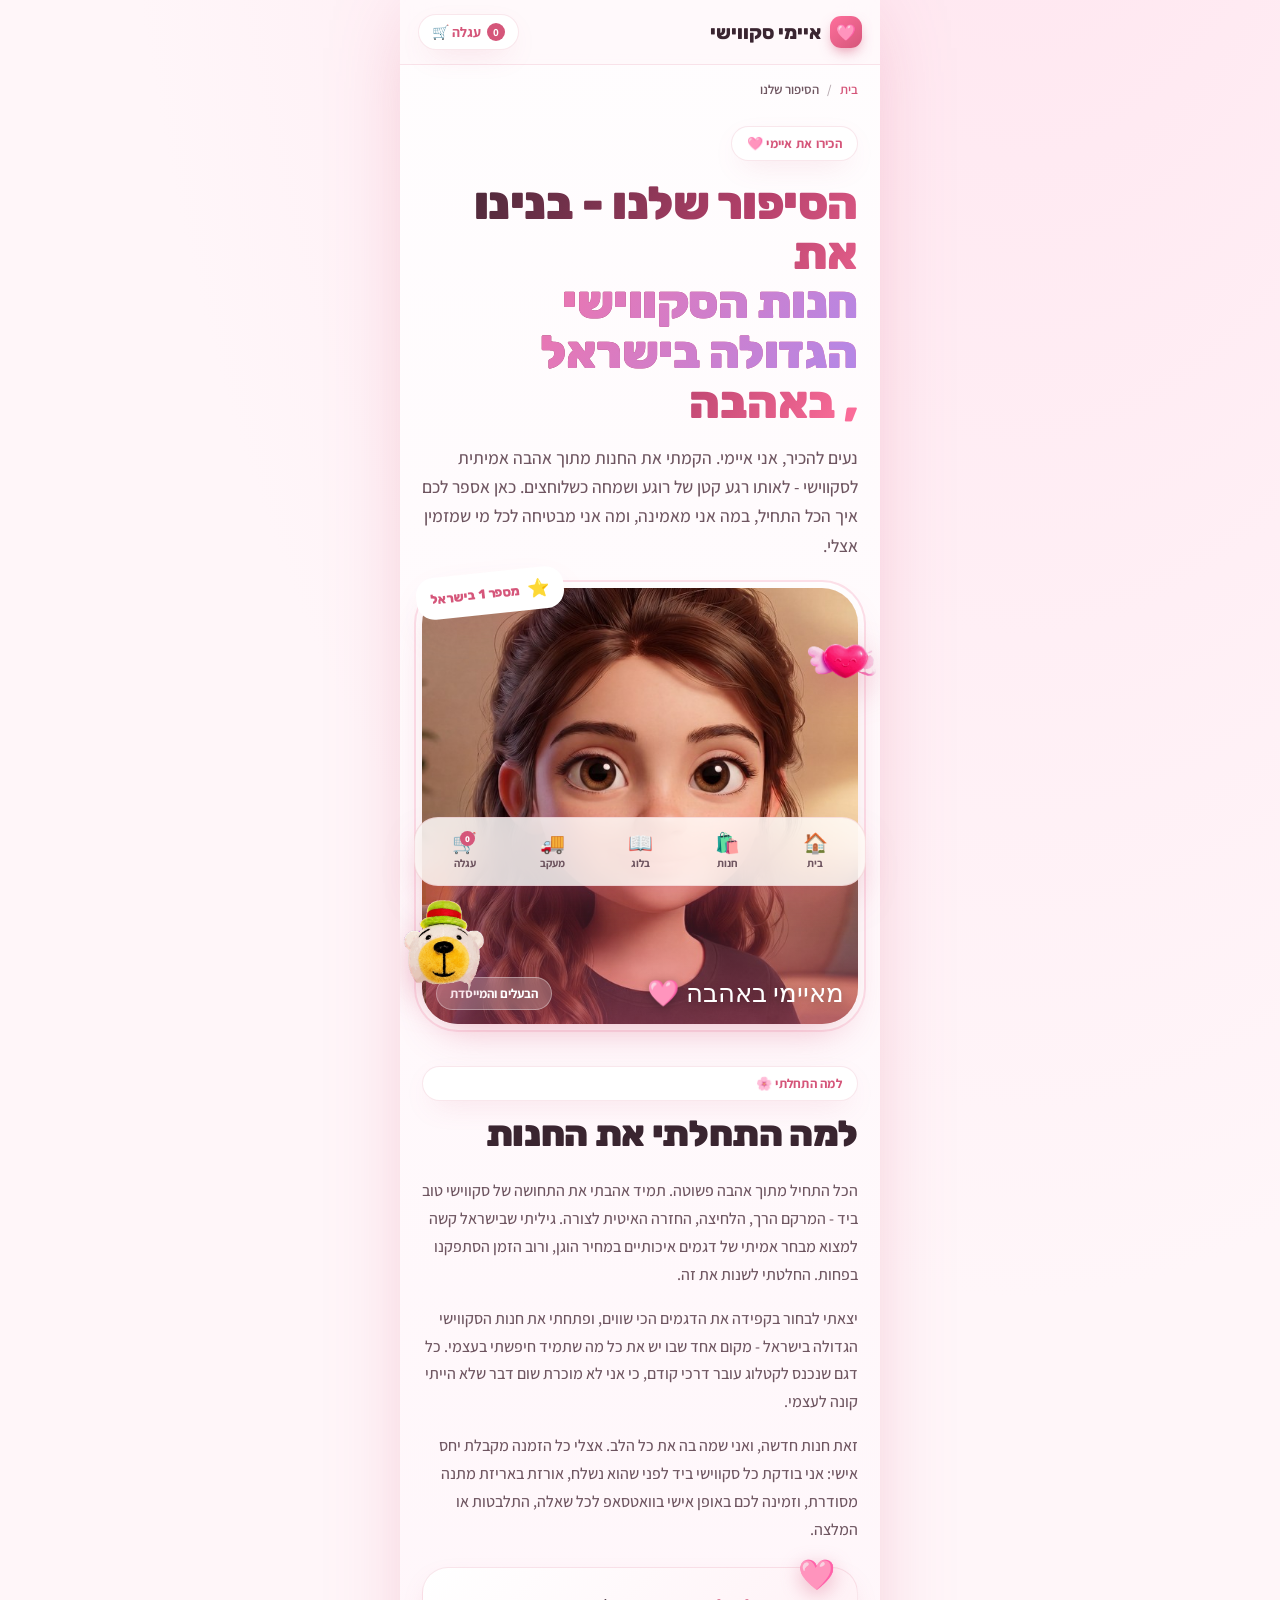
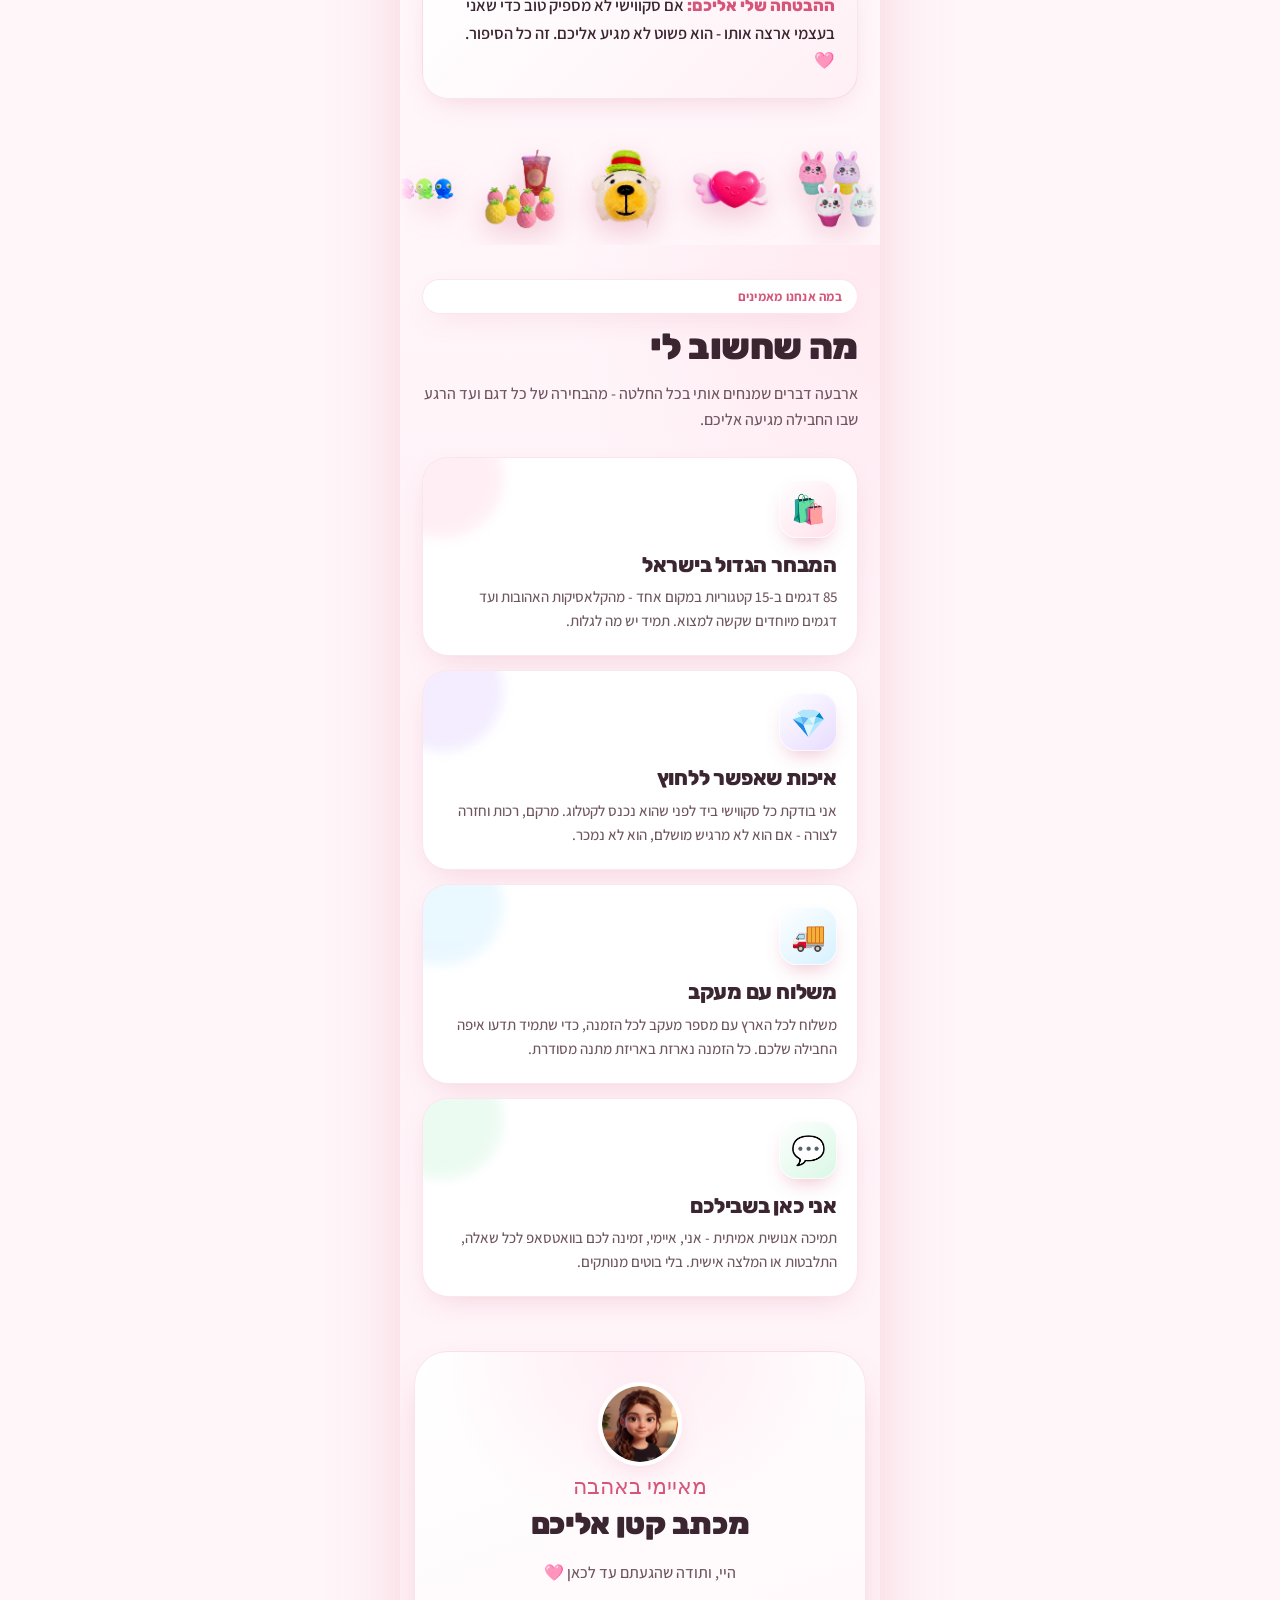
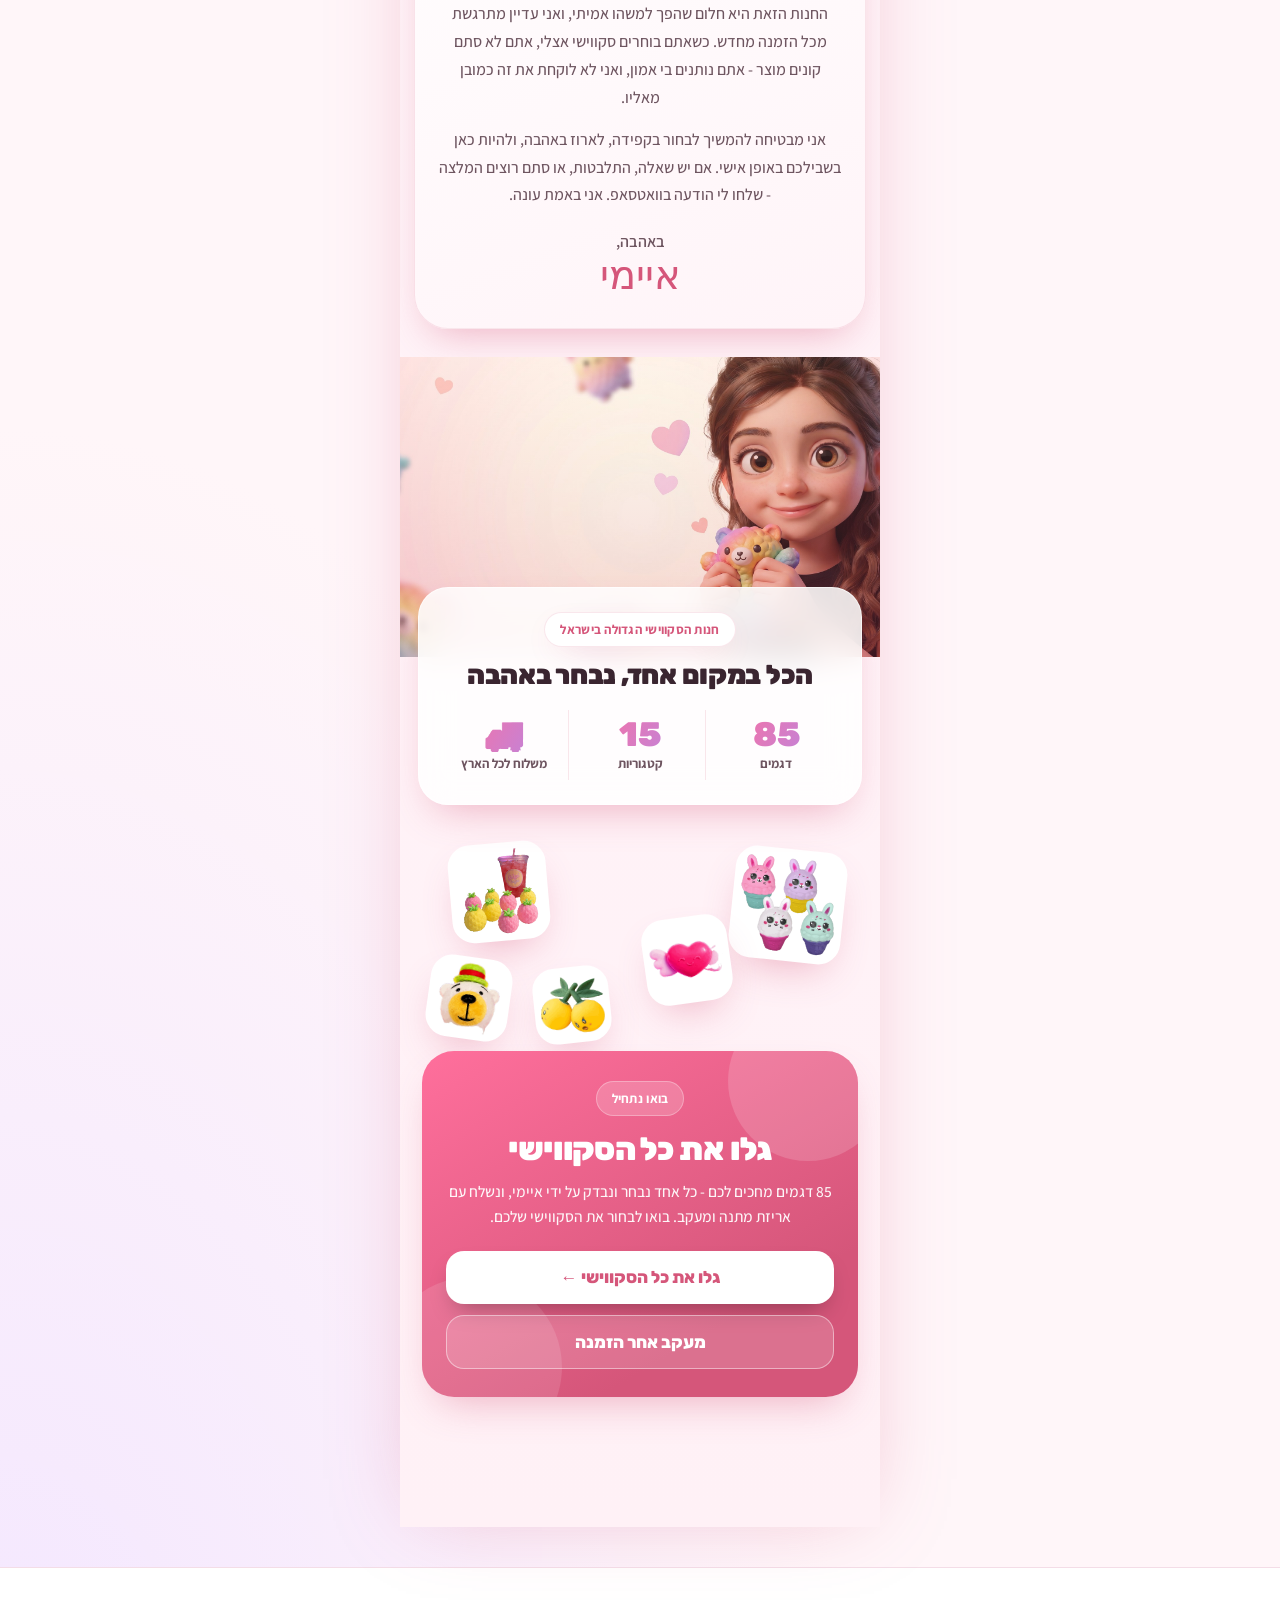
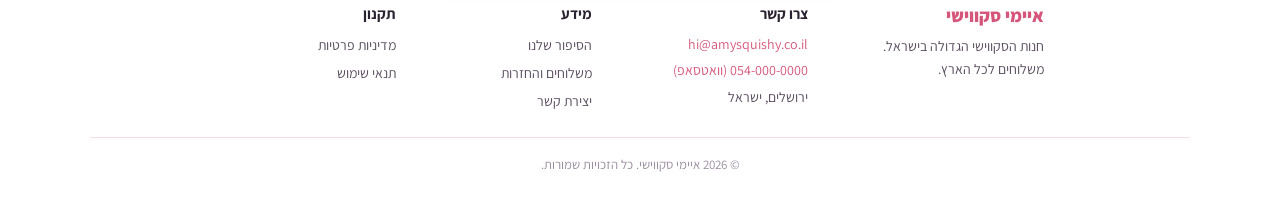
<file: about.html>
<!DOCTYPE html>
<html lang="he" dir="rtl">
<head>
<meta charset="UTF-8">
<meta name="viewport" content="width=device-width, initial-scale=1, viewport-fit=cover">
<title>הסיפור שלנו | איימי סקווישי</title>
<!-- SEO: primary meta -->
<meta name="description" content="הכירו את הסיפור מאחורי איימי סקווישי - חנות הסקווישי האהובה בישראל. המשימה שלנו, הערכים והקהילה.">
<meta name="keywords" content="איימי סקווישי, הסיפור שלנו, אודות, חנות סקווישי ישראל">
<meta name="author" content="איימי סקווישי">
<meta name="robots" content="index, follow, max-image-preview:large">
<meta name="googlebot" content="index, follow">
<link rel="canonical" href="https://gitteromri-ux.github.io/amy-squishy-new/about.html">
<link rel="alternate" hreflang="he-IL" href="https://gitteromri-ux.github.io/amy-squishy-new/about.html">
<link rel="alternate" hreflang="x-default" href="https://gitteromri-ux.github.io/amy-squishy-new/about.html">

<!-- SEO: Open Graph -->
<meta property="og:type" content="website">
<meta property="og:site_name" content="איימי סקווישי">
<meta property="og:locale" content="he_IL">
<meta property="og:title" content="הסיפור שלנו | איימי סקווישי">
<meta property="og:description" content="הכירו את הסיפור מאחורי איימי סקווישי - חנות הסקווישי האהובה בישראל. המשימה שלנו, הערכים והקהילה.">
<meta property="og:url" content="https://gitteromri-ux.github.io/amy-squishy-new/about.html">
<meta property="og:image" content="https://gitteromri-ux.github.io/amy-squishy-new/assets/products/sq-001.webp">
<meta property="og:image:alt" content="איימי סקווישי">

<!-- SEO: Twitter -->
<meta name="twitter:card" content="summary_large_image">
<meta name="twitter:title" content="הסיפור שלנו | איימי סקווישי">
<meta name="twitter:description" content="הכירו את הסיפור מאחורי איימי סקווישי - חנות הסקווישי האהובה בישראל. המשימה שלנו, הערכים והקהילה.">
<meta name="twitter:image" content="https://gitteromri-ux.github.io/amy-squishy-new/assets/products/sq-001.webp">

<!-- SEO: favicons -->
<link rel="icon" type="image/png" href="assets/amy-owner-avatar.png">
<link rel="apple-touch-icon" href="assets/amy-owner-avatar.png">

<!-- SEO: theme -->
<meta name="theme-color" content="#E8889E">

<!-- SEO: Schema.org -->
<script type="application/ld+json">
{
  "@context": "https://schema.org",
  "@type": "Store",
  "name": "איימי סקווישי",
  "alternateName": [
    "Amy Squishy",
    "Aimee Squishy"
  ],
  "url": "https://gitteromri-ux.github.io/amy-squishy-new/",
  "logo": "https://gitteromri-ux.github.io/amy-squishy-new/assets/amy-owner-avatar.png",
  "image": "https://gitteromri-ux.github.io/amy-squishy-new/assets/products/sq-001.webp",
  "description": "חנות הסקווישי המובילה בישראל - מגוון רחב של סקווישי, בליינד בגז וצעצועי לחיצה.",
  "email": "hi@amysquishy.co.il",
  "address": {
    "@type": "PostalAddress",
    "addressCountry": "IL",
    "addressLocality": "ירושלים"
  },
  "areaServed": {
    "@type": "Country",
    "name": "Israel"
  },
  "sameAs": []
}
</script>
<script type="application/ld+json">
{
  "@context": "https://schema.org",
  "@type": "WebSite",
  "name": "איימי סקווישי",
  "alternateName": "Amy Squishy",
  "url": "https://gitteromri-ux.github.io/amy-squishy-new/",
  "inLanguage": "he-IL",
  "potentialAction": {
    "@type": "SearchAction",
    "target": "https://gitteromri-ux.github.io/amy-squishy-new/shop.html?q={search_term_string}",
    "query-input": "required name=search_term_string"
  }
}
</script>
<!-- /SEO -->

<link rel="preconnect" href="https://fonts.googleapis.com">
<link rel="preconnect" href="https://fonts.gstatic.com" crossorigin>
<link href="https://fonts.googleapis.com/css2?family=Rubik:wght@400;500;600;700;800;900&family=Assistant:wght@400;500;600;700;800&family=Gveret+Levin+AlefAlefAlef&display=swap" rel="stylesheet">
<style>
:root{
  --pink:#E8889E;
  --pink-deep:#D5567A;
  --pink-bright:#FF6F9C;
  --pink-soft:#FCE0E9;
  --pink-mist:#FFF0F5;
  --bg:#FFF6F9;
  --cream:#FFFBF5;
  --ink:#3A2530;
  --ink-soft:#6E5560;
  --line:rgba(213,86,122,.14);
  --grape:#B388E8;
  --sky:#8AD4E8;
  --lemon:#FFD56B;
  --mint:#8EE0B8;
  --shadow-pink:0 18px 40px -16px rgba(213,86,122,.45);
  --shadow-soft:0 10px 30px -12px rgba(213,86,122,.28);
  --r:30px;
  --col:480px;
}
*{margin:0;padding:0;box-sizing:border-box}
html{-webkit-text-size-adjust:100%}
body{
  font-family:'Assistant',system-ui,sans-serif;
  color:var(--ink);
  background:
    radial-gradient(120% 60% at 80% -10%, #FFE3EE 0%, transparent 60%),
    radial-gradient(120% 50% at 0% 100%, #F3E6FF 0%, transparent 55%),
    var(--bg);
  -webkit-font-smoothing:antialiased;
  overflow-x:hidden;
}
img{display:block;max-width:100%}
a{color:inherit;text-decoration:none}
h1,h2,h3{font-family:'Rubik',sans-serif;line-height:1.08;letter-spacing:-.01em}

/* ====== Page shell (full-bleed mobile column) ====== */
.app{
  position:relative;
  width:100%;
  max-width:var(--col);
  margin:0 auto;
  min-height:100vh;
  background:linear-gradient(180deg,#FFFDFE 0%, #FFF6FA 38%, #FFF1F6 100%);
  box-shadow:0 0 80px -20px rgba(213,86,122,.35);
  overflow:hidden;
  padding-bottom:96px;
}

/* ====== Top bar ====== */
.topbar{
  position:sticky;top:0;z-index:60;
  display:flex;align-items:center;justify-content:space-between;
  padding:14px 18px;
  background:rgba(255,247,250,.72);
  backdrop-filter:blur(18px) saturate(1.4);
  -webkit-backdrop-filter:blur(18px) saturate(1.4);
  border-bottom:1px solid var(--line);
}
.brand{display:flex;align-items:center;gap:9px;font-family:'Rubik';font-weight:800;font-size:19px;color:var(--ink)}
.brand .mark{
  width:32px;height:32px;border-radius:11px;display:grid;place-items:center;
  background:linear-gradient(140deg,var(--pink-bright),var(--pink-deep));
  color:#fff;font-size:16px;box-shadow:0 6px 14px -4px rgba(213,86,122,.7);
  animation:squishidle 4.5s ease-in-out infinite;
}
.cart-btn{
  display:flex;align-items:center;gap:6px;font-weight:700;font-size:14px;
  background:#fff;border:1px solid var(--line);padding:8px 13px;border-radius:999px;
  box-shadow:var(--shadow-soft);color:var(--pink-deep);
}
.cart-btn .n{background:var(--pink-deep);color:#fff;font-size:11px;min-width:18px;height:18px;border-radius:9px;display:grid;place-items:center;padding:0 4px}

/* ====== Breadcrumb ====== */
.crumb{display:flex;align-items:center;gap:8px;padding:16px 22px 4px;font-size:13px;font-weight:600;color:var(--ink-soft)}
.crumb a{color:var(--pink-deep)}
.crumb .sep{opacity:.5}

/* ====== Generic section ====== */
section{position:relative;padding:34px 22px}
.eyebrow{
  display:inline-flex;align-items:center;gap:7px;
  font-weight:700;font-size:13px;letter-spacing:.02em;
  color:var(--pink-deep);background:#fff;
  padding:8px 15px;border-radius:999px;border:1px solid var(--line);
  box-shadow:var(--shadow-soft);
}
.lead{font-size:17.5px;line-height:1.66;color:var(--ink-soft);font-weight:500}
p.body{font-size:16px;line-height:1.74;color:var(--ink-soft);font-weight:500}
.sign-font{font-family:'Gveret Levin AlefAlefAlef',cursive}

/* ====== HERO ====== */
.hero{padding-top:24px;padding-bottom:8px;overflow:visible}
.hero h1{
  font-size:clamp(34px,9.4vw,46px);font-weight:900;margin:18px 0 16px;
  background:linear-gradient(120deg,#3A2530 0%, #B4406A 60%, #FF6F9C 100%);
  -webkit-background-clip:text;background-clip:text;-webkit-text-fill-color:transparent;
}
.hero h1 .pop{
  display:inline-block;
  background:linear-gradient(120deg,var(--pink-bright),var(--grape));
  -webkit-background-clip:text;background-clip:text;-webkit-text-fill-color:transparent;
}
.portrait{
  position:relative;margin-top:28px;border-radius:36px;overflow:visible;
}
.portrait .frame{
  position:relative;border-radius:36px;overflow:hidden;
  box-shadow:var(--shadow-pink), 0 0 0 6px #fff, 0 0 0 8px var(--pink-soft);
  aspect-ratio:1/1;
}
.portrait .frame::after{
  content:"";position:absolute;inset:0;
  background:linear-gradient(180deg,transparent 55%, rgba(213,86,122,.45));
}
.portrait img{width:100%;height:100%;object-fit:cover;transform:scale(1.02)}
.portrait figcaption{
  position:absolute;bottom:14px;right:14px;left:14px;z-index:3;
  display:flex;align-items:center;justify-content:space-between;color:#fff;
}
.portrait .cap-love{font-family:'Gveret Levin AlefAlefAlef',cursive;font-size:26px;text-shadow:0 2px 10px rgba(0,0,0,.3)}
.portrait .cap-role{
  font-weight:700;font-size:13px;background:rgba(255,255,255,.22);
  backdrop-filter:blur(8px);padding:7px 13px;border-radius:999px;border:1px solid rgba(255,255,255,.35);
}
.badge-float{
  position:absolute;z-index:5;top:-16px;left:-6px;
  background:#fff;border-radius:18px;padding:10px 14px;box-shadow:var(--shadow-pink);
  font-family:'Rubik';font-weight:800;font-size:13px;color:var(--pink-deep);
  display:flex;align-items:center;gap:8px;transform:rotate(-6deg);
  animation:bob 5s ease-in-out infinite;
}
.badge-float .star{font-size:18px}

/* floating decorative squishies */
.sqfloat{position:absolute;z-index:4;pointer-events:none;filter:drop-shadow(0 12px 18px rgba(213,86,122,.35))}
.sqfloat img{width:100%;height:auto}

/* hearts */
.heart{position:absolute;z-index:2;pointer-events:none;opacity:.8}

/* ====== STORY ====== */
.story p.body+p.body{margin-top:16px}
.promise{
  margin-top:24px;position:relative;
  background:linear-gradient(135deg,#fff 0%, var(--pink-mist) 100%);
  border:1px solid var(--line);border-radius:26px;padding:24px 22px 24px 22px;
  box-shadow:var(--shadow-soft);
  font-size:16.5px;line-height:1.66;font-weight:600;color:var(--ink);
}
.promise::before{
  content:"🩷";position:absolute;top:-18px;right:22px;font-size:30px;
  filter:drop-shadow(0 6px 10px rgba(213,86,122,.4));animation:bob 4s ease-in-out infinite;
}
.promise b{color:var(--pink-deep);font-weight:800;font-family:'Rubik'}

/* ====== VALUES ====== */
.values{background:
  radial-gradient(120% 70% at 100% 0, #FFE9F1 0, transparent 55%),
  linear-gradient(180deg,transparent, #FFF3F8 30%, #FFF3F8 70%, transparent);
}
.sec-head{display:flex;flex-direction:column;gap:14px;margin-bottom:24px}
.sec-head h2{font-size:clamp(28px,7.6vw,36px);font-weight:900;color:var(--ink)}
.sec-head .intro{font-size:16px;line-height:1.6;color:var(--ink-soft);font-weight:500}
.vgrid{display:grid;gap:14px}
.vcard{
  position:relative;background:#fff;border-radius:26px;padding:22px 20px;
  border:1px solid var(--line);box-shadow:var(--shadow-soft);overflow:hidden;
  transition:transform .5s cubic-bezier(.2,.9,.25,1.4), box-shadow .4s;
}
.vcard:active{transform:scale(.96)}
.vcard::after{content:"";position:absolute;top:-40px;left:-40px;width:120px;height:120px;border-radius:50%;background:var(--tint,#FFE0EB);opacity:.5;filter:blur(6px)}
.vcard .ico{
  position:relative;z-index:1;width:58px;height:58px;border-radius:18px;display:grid;place-items:center;
  font-size:28px;background:linear-gradient(140deg,#fff,var(--tint,#FFE0EB));
  box-shadow:0 10px 20px -8px rgba(213,86,122,.4), inset 0 0 0 1px rgba(255,255,255,.7);
  margin-bottom:16px;
}
.vcard h3{position:relative;z-index:1;font-size:21px;font-weight:800;margin-bottom:9px;color:var(--ink)}
.vcard p{position:relative;z-index:1;font-size:15px;line-height:1.6;color:var(--ink-soft);font-weight:500}

/* ====== MARQUEE ====== */
.marquee{padding:14px 0;overflow:hidden;-webkit-mask:linear-gradient(90deg,transparent,#000 8%,#000 92%,transparent)}
.marquee .track{display:flex;gap:22px;width:max-content;animation:scrollx 26s linear infinite}
.marquee .track img{height:84px;width:auto;filter:drop-shadow(0 10px 14px rgba(213,86,122,.3));animation:bob 4s ease-in-out infinite}
.marquee .track img:nth-child(even){animation-delay:-2s}

/* ====== LETTER ====== */
.letter{
  background:linear-gradient(160deg,#FFFFFF, #FFF4F8);
  margin:0 14px;border-radius:34px;border:1px solid var(--line);
  box-shadow:var(--shadow-pink);padding:30px 24px 32px;position:relative;overflow:hidden;
}
.letter::before{content:"";position:absolute;inset:0;background:radial-gradient(80% 50% at 50% 0,#FFE6F0,transparent 60%);opacity:.7}
.letter .av{position:relative;z-index:1;display:flex;flex-direction:column;align-items:center;gap:8px;margin-bottom:6px}
.letter .av img{width:84px;height:84px;border-radius:50%;border:4px solid #fff;box-shadow:var(--shadow-soft)}
.letter .av span{font-family:'Gveret Levin AlefAlefAlef',cursive;font-size:22px;color:var(--pink-deep)}
.letter h2{position:relative;z-index:1;text-align:center;font-size:30px;font-weight:900;margin:8px 0 18px}
.letter p{position:relative;z-index:1;font-size:16px;line-height:1.74;color:var(--ink-soft);font-weight:500;text-align:center}
.letter p+p{margin-top:14px}
.letter .signoff{position:relative;z-index:1;text-align:center;margin-top:22px}
.letter .signoff .by{font-size:16px;color:var(--ink-soft);font-weight:600}
.letter .signoff .name{font-family:'Gveret Levin AlefAlefAlef',cursive;font-size:40px;color:var(--pink-deep);line-height:1;margin-top:4px}

/* ====== STATS BAND ====== */
.statband{position:relative;margin-top:8px;padding:0}
.statband .visual{position:relative;border-radius:0;overflow:hidden;aspect-ratio:16/10}
.statband .visual img{width:100%;height:100%;object-fit:cover}
.statband .visual::after{content:"";position:absolute;inset:0;background:linear-gradient(180deg,rgba(255,240,246,.1),rgba(213,86,122,.25))}
.statband .ov{
  position:relative;z-index:2;margin:-70px 18px 0;background:rgba(255,255,255,.86);
  backdrop-filter:blur(16px);border:1px solid rgba(255,255,255,.6);border-radius:30px;
  box-shadow:var(--shadow-pink);padding:24px 20px;text-align:center;
}
.statband .ov .eyebrow{margin-bottom:14px}
.statband .ov h2{font-size:27px;font-weight:900;margin-bottom:20px}
.stats{display:flex;align-items:stretch;justify-content:center;gap:6px}
.stat{flex:1;display:flex;flex-direction:column;gap:3px;padding:8px 4px}
.stat .num{font-family:'Rubik';font-weight:900;font-size:34px;
  background:linear-gradient(120deg,var(--pink-bright),var(--grape));-webkit-background-clip:text;background-clip:text;-webkit-text-fill-color:transparent;line-height:1}
.stat .lbl{font-size:13px;font-weight:700;color:var(--ink-soft)}
.stat+.stat{border-right:1px solid var(--line)}

/* ====== CTA ====== */
.cta{padding-top:38px}
.cta-gallery{position:relative;height:200px;margin-bottom:8px}
.cta-gallery img{position:absolute;border-radius:22px;background:#fff;
  box-shadow:var(--shadow-pink);border:4px solid #fff;object-fit:cover}
.cta-card{
  position:relative;z-index:2;background:linear-gradient(150deg,var(--pink-bright),var(--pink-deep) 75%);
  border-radius:32px;padding:30px 24px 28px;color:#fff;box-shadow:var(--shadow-pink);
  text-align:center;overflow:hidden;
}
.cta-card::before{content:"";position:absolute;top:-50px;right:-30px;width:160px;height:160px;border-radius:50%;background:rgba(255,255,255,.16)}
.cta-card::after{content:"";position:absolute;bottom:-60px;left:-40px;width:180px;height:180px;border-radius:50%;background:rgba(255,255,255,.12)}
.cta-card .eyebrow{position:relative;z-index:1;background:rgba(255,255,255,.18);color:#fff;border-color:rgba(255,255,255,.3);box-shadow:none}
.cta-card h2{position:relative;z-index:1;font-size:32px;font-weight:900;margin:16px 0 12px}
.cta-card p{position:relative;z-index:1;font-size:15.5px;line-height:1.6;font-weight:500;opacity:.95;margin-bottom:22px}
.cta-actions{position:relative;z-index:1;display:flex;flex-direction:column;gap:11px}
.btn{display:flex;align-items:center;justify-content:center;gap:8px;font-family:'Rubik';font-weight:800;font-size:17px;
  padding:16px 20px;border-radius:18px;transition:transform .45s cubic-bezier(.2,.9,.25,1.5);}
.btn:active{transform:scale(.94)}
.btn-primary{background:#fff;color:var(--pink-deep);box-shadow:0 12px 24px -10px rgba(0,0,0,.35)}
.btn-ghost{background:rgba(255,255,255,.16);color:#fff;border:1.5px solid rgba(255,255,255,.45)}

/* ====== TAB BAR ====== */
.tabbar{
  position:fixed;left:50%;transform:translateX(-50%);bottom:14px;z-index:90;
  width:calc(min(var(--col),100%) - 28px);
  display:flex;justify-content:space-around;align-items:center;
  background:rgba(255,255,255,.82);backdrop-filter:blur(20px) saturate(1.5);
  border:1px solid var(--line);border-radius:24px;padding:8px 6px;
  box-shadow:0 18px 40px -16px rgba(213,86,122,.55);
}
.tab{display:flex;flex-direction:column;align-items:center;gap:3px;font-size:11px;font-weight:700;color:var(--ink-soft);padding:7px 12px;border-radius:16px;position:relative}
.tab .ic{font-size:20px;line-height:1}
.tab.active{color:var(--pink-deep);background:var(--pink-soft)}
.tab .dot{position:absolute;top:5px;right:14px;background:var(--pink-deep);color:#fff;font-size:9px;min-width:15px;height:15px;border-radius:8px;display:grid;place-items:center;font-weight:800}
.tab:active{transform:scale(.9)}

/* ====== reveal ====== */
.reveal{opacity:0;transform:translateY(26px);transition:opacity .8s cubic-bezier(.2,.7,.2,1), transform .8s cubic-bezier(.2,.7,.2,1)}
.reveal.in{opacity:1;transform:none}
.reveal.d1{transition-delay:.08s}.reveal.d2{transition-delay:.16s}.reveal.d3{transition-delay:.24s}.reveal.d4{transition-delay:.32s}

/* ====== keyframes ====== */
@keyframes bob{0%,100%{transform:translateY(0) rotate(var(--rot,0deg))}50%{transform:translateY(-12px) rotate(var(--rot,0deg))}}
@keyframes scrollx{from{transform:translateX(0)}to{transform:translateX(-50%)}}
@keyframes squishidle{0%,100%{transform:scale(1,1)}45%{transform:scale(1.12,.86)}60%{transform:scale(.92,1.1)}}
@keyframes floaty{0%,100%{transform:translateY(0)}50%{transform:translateY(-16px)}}
@media (prefers-reduced-motion:reduce){*{animation:none!important}.reveal{opacity:1;transform:none}}
</style>
</head>
<body>
<div class="app">

  <!-- TOP BAR -->
  <header class="topbar">
    <a class="brand" href="index.html"><span class="mark">🩷</span>איימי סקווישי</a>
    <a class="cart-btn" href="shop.html"><span class="n">0</span>עגלה 🛒</a>
  </header>

  <!-- BREADCRUMB -->
  <nav class="crumb" aria-label="breadcrumb">
    <a href="index.html">בית</a>
    <span class="sep">/</span>
    <span>הסיפור שלנו</span>
  </nav>

  <!-- HERO -->
  <section class="hero" data-screen-label="hero">
    <span class="eyebrow reveal">הכירו את איימי 🩷</span>
    <h1 class="reveal d1">הסיפור שלנו - בנינו את <span class="pop">חנות הסקווישי הגדולה בישראל</span>, באהבה</h1>
    <p class="lead reveal d2">נעים להכיר, אני איימי. הקמתי את החנות מתוך אהבה אמיתית לסקווישי - לאותו רגע קטן של רוגע ושמחה כשלוחצים. כאן אספר לכם איך הכל התחיל, במה אני מאמינה, ומה אני מבטיחה לכל מי שמזמין אצלי.</p>

    <figure class="portrait reveal d3">
      <div class="badge-float"><span class="star">⭐</span> מספר 1 בישראל</div>
      <div class="sqfloat" style="width:96px;bottom:30px;left:-26px;--rot:-8deg;animation:bob 5.5s ease-in-out infinite"><img src="assets/products/sq-014.png" alt=""></div>
      <div class="sqfloat" style="width:74px;top:36px;right:-22px;--rot:10deg;animation:bob 4.6s ease-in-out infinite .5s"><img src="assets/products/sq-020.png" alt=""></div>
      <div class="frame">
        <img src="assets/img/amy-owner-portrait.jpg" alt="איימי, המייסדת והבעלים של איימי סקווישי">
      </div>
      <figcaption>
        <span class="cap-love">מאיימי באהבה 🩷</span>
        <span class="cap-role">הבעלים והמייסדת</span>
      </figcaption>
    </figure>
  </section>

  <!-- STORY -->
  <section class="story" data-screen-label="story">
    <div class="sec-head reveal">
      <span class="eyebrow">למה התחלתי 🌸</span>
      <h2>למה התחלתי את החנות</h2>
    </div>
    <p class="body reveal">הכל התחיל מתוך אהבה פשוטה. תמיד אהבתי את התחושה של סקווישי טוב ביד - המרקם הרך, הלחיצה, החזרה האיטית לצורה. גיליתי שבישראל קשה למצוא מבחר אמיתי של דגמים איכותיים במחיר הוגן, ורוב הזמן הסתפקנו בפחות. החלטתי לשנות את זה.</p>
    <p class="body reveal">יצאתי לבחור בקפידה את הדגמים הכי שווים, ופתחתי את חנות הסקווישי הגדולה בישראל - מקום אחד שבו יש את כל מה שתמיד חיפשתי בעצמי. כל דגם שנכנס לקטלוג עובר דרכי קודם, כי אני לא מוכרת שום דבר שלא הייתי קונה לעצמי.</p>
    <p class="body reveal">זאת חנות חדשה, ואני שמה בה את כל הלב. אצלי כל הזמנה מקבלת יחס אישי: אני בודקת כל סקווישי ביד לפני שהוא נשלח, אורזת באריזת מתנה מסודרת, וזמינה לכם באופן אישי בוואטסאפ לכל שאלה, התלבטות או המלצה.</p>
    <div class="promise reveal"><b>ההבטחה שלי אליכם:</b> אם סקווישי לא מספיק טוב כדי שאני בעצמי ארצה אותו - הוא פשוט לא מגיע אליכם. זה כל הסיפור. 🩷</div>
  </section>

  <!-- MARQUEE -->
  <div class="marquee reveal" aria-hidden="true">
    <div class="track" id="mq"></div>
  </div>

  <!-- VALUES -->
  <section class="values" data-screen-label="values">
    <div class="sec-head">
      <span class="eyebrow reveal">במה אנחנו מאמינים</span>
      <h2 class="reveal d1">מה שחשוב לי</h2>
      <p class="intro reveal d2">ארבעה דברים שמנחים אותי בכל החלטה - מהבחירה של כל דגם ועד הרגע שבו החבילה מגיעה אליכם.</p>
    </div>
    <div class="vgrid">
      <div class="vcard reveal" style="--tint:#FFE0EB">
        <div class="ico">🛍️</div>
        <h3>המבחר הגדול בישראל</h3>
        <p>85 דגמים ב-15 קטגוריות במקום אחד - מהקלאסיקות האהובות ועד דגמים מיוחדים שקשה למצוא. תמיד יש מה לגלות.</p>
      </div>
      <div class="vcard reveal d1" style="--tint:#E7DBFF">
        <div class="ico">💎</div>
        <h3>איכות שאפשר ללחוץ</h3>
        <p>אני בודקת כל סקווישי ביד לפני שהוא נכנס לקטלוג. מרקם, רכות וחזרה לצורה - אם הוא לא מרגיש מושלם, הוא לא נמכר.</p>
      </div>
      <div class="vcard reveal d2" style="--tint:#D6F1FF">
        <div class="ico">🚚</div>
        <h3>משלוח עם מעקב</h3>
        <p>משלוח לכל הארץ עם מספר מעקב לכל הזמנה, כדי שתמיד תדעו איפה החבילה שלכם. כל הזמנה נארזת באריזת מתנה מסודרת.</p>
      </div>
      <div class="vcard reveal d3" style="--tint:#D9F7E5">
        <div class="ico">💬</div>
        <h3>אני כאן בשבילכם</h3>
        <p>תמיכה אנושית אמיתית - אני, איימי, זמינה לכם בוואטסאפ לכל שאלה, התלבטות או המלצה אישית. בלי בוטים מנותקים.</p>
      </div>
    </div>
  </section>

  <!-- LETTER -->
  <section style="padding:20px 0" data-screen-label="letter">
    <div class="letter reveal">
      <div class="av">
        <img src="assets/img/amy-owner-avatar.png" alt="איימי">
        <span>מאיימי באהבה</span>
      </div>
      <h2>מכתב קטן אליכם</h2>
      <p>היי, ותודה שהגעתם עד לכאן 🩷</p>
      <p>החנות הזאת היא חלום שהפך למשהו אמיתי, ואני עדיין מתרגשת מכל הזמנה מחדש. כשאתם בוחרים סקווישי אצלי, אתם לא סתם קונים מוצר - אתם נותנים בי אמון, ואני לא לוקחת את זה כמובן מאליו.</p>
      <p>אני מבטיחה להמשיך לבחור בקפידה, לארוז באהבה, ולהיות כאן בשבילכם באופן אישי. אם יש שאלה, התלבטות, או סתם רוצים המלצה - שלחו לי הודעה בוואטסאפ. אני באמת עונה.</p>
      <div class="signoff">
        <div class="by">באהבה,</div>
        <div class="name">איימי</div>
      </div>
    </div>
  </section>

  <!-- STATS BAND -->
  <section class="statband" data-screen-label="stats">
    <div class="visual reveal">
      <img src="assets/img/amy-owner.jpg" alt="איימי סקווישי - המותג">
    </div>
    <div class="ov reveal d1">
      <span class="eyebrow">חנות הסקווישי הגדולה בישראל</span>
      <h2>הכל במקום אחד, נבחר באהבה</h2>
      <div class="stats">
        <div class="stat"><span class="num">85</span><span class="lbl">דגמים</span></div>
        <div class="stat"><span class="num">15</span><span class="lbl">קטגוריות</span></div>
        <div class="stat"><span class="num">🚚</span><span class="lbl">משלוח לכל הארץ</span></div>
      </div>
    </div>
  </section>

  <!-- CTA -->
  <section class="cta" data-screen-label="cta">
    <div class="cta-gallery reveal" aria-hidden="true">
      <img src="assets/products/sq-063.png" style="width:112px;height:112px;top:6px;right:14px;transform:rotate(6deg)">
      <img src="assets/products/sq-020.png" style="width:86px;height:86px;top:74px;right:128px;transform:rotate(-8deg)">
      <img src="assets/products/sq-048.png" style="width:98px;height:98px;top:0;left:28px;transform:rotate(-5deg)">
      <img src="assets/products/sq-014.png" style="width:82px;height:82px;bottom:4px;left:6px;transform:rotate(8deg)">
      <img src="assets/products/sq-056.png" style="width:76px;height:76px;bottom:0;left:112px;transform:rotate(-6deg)">
    </div>
    <div class="cta-card reveal d1">
      <span class="eyebrow">בואו נתחיל</span>
      <h2>גלו את כל הסקווישי</h2>
      <p>85 דגמים מחכים לכם - כל אחד נבחר ונבדק על ידי איימי, ונשלח עם אריזת מתנה ומעקב. בואו לבחור את הסקווישי שלכם.</p>
      <div class="cta-actions">
        <a class="btn btn-primary" href="shop.html">גלו את כל הסקווישי ←</a>
        <a class="btn btn-ghost" href="index.html#portal">מעקב אחר הזמנה</a>
      </div>
    </div>
  </section>

  <!-- TAB BAR -->
  <nav class="tabbar">
    <a class="tab" href="index.html"><span class="ic">🏠</span>בית</a>
    <a class="tab" href="shop.html"><span class="ic">🛍️</span>חנות</a>
    <a class="tab" href="index.html#blog"><span class="ic">📖</span>בלוג</a>
    <a class="tab" href="index.html#portal"><span class="ic">🚚</span>מעקב</a>
    <a class="tab" href="shop.html"><span class="ic">🛒</span><span class="dot">0</span>עגלה</a>
  </nav>

</div>

<script>
// marquee fill
(function(){
  var ids=[63,20,14,48,2,56,21,12,59,18,45,10];
  var t=document.getElementById('mq');
  var html='';
  for(var k=0;k<2;k++){ ids.forEach(function(i){ var id='sq-'+String(i).padStart(3,'0'); html+='<img src="assets/products/'+id+'.png" alt="">'; }); }
  t.innerHTML=html;
})();
// scroll reveal (with robust fallbacks so content is NEVER stuck hidden)
(function(){
  var reveals=[].slice.call(document.querySelectorAll('.reveal'));
  function showAll(){reveals.forEach(function(el){el.classList.add('in');});}
  if(!('IntersectionObserver' in window)){showAll();return;}
  var io=new IntersectionObserver(function(es){es.forEach(function(e){if(e.isIntersecting){e.target.classList.add('in');io.unobserve(e.target);}});},{threshold:.08,rootMargin:'0px 0px -6% 0px'});
  reveals.forEach(function(el){io.observe(el);});
  // Reveal anything already in view on load (covers IO timing quirks)
  function revealInView(){
    var h=window.innerHeight||document.documentElement.clientHeight;
    reveals.forEach(function(el){var r=el.getBoundingClientRect();if(r.top<h*0.96){el.classList.add('in');}});
  }
  requestAnimationFrame(revealInView);
  window.addEventListener('scroll',revealInView,{passive:true});
  window.addEventListener('load',revealInView);
  // Hard safety net: never leave content hidden
  setTimeout(showAll,1200);
})();
// squish press feedback on cards
document.querySelectorAll('.vcard,.btn,.cta-card').forEach(function(el){
  el.addEventListener('pointerdown',function(){el.style.transition='transform .12s ease';el.style.transform='scale(.95)';});
  ['pointerup','pointerleave','pointercancel'].forEach(function(ev){el.addEventListener(ev,function(){el.style.transition='transform .5s cubic-bezier(.2,.9,.25,1.5)';el.style.transform='';});});
});
</script>
<!-- SITE FOOTER -->
<footer class="site-footer" style="background:#fff;border-top:1px solid #f4dde7;padding:36px 20px 28px;margin-top:40px;color:#5a4d5f;font-family:'Assistant','Rubik',system-ui,sans-serif;text-align:center">
  <div style="max-width:1100px;margin:0 auto">
    <div style="display:flex;flex-wrap:wrap;justify-content:center;gap:24px 36px;margin-bottom:22px;text-align:start">
      <div style="min-width:200px">
        <div style="font-weight:800;font-size:18px;color:#D5567A;margin-bottom:8px">איימי סקווישי</div>
        <div style="font-size:14px;line-height:1.7">חנות הסקווישי הגדולה בישראל.<br>משלוחים לכל הארץ.</div>
      </div>
      <div style="min-width:180px">
        <div style="font-weight:700;font-size:15px;color:#2a2230;margin-bottom:8px">צרו קשר</div>
        <div style="font-size:14px;line-height:1.9">
          <a href="mailto:hi@amysquishy.co.il" style="color:#D5567A;text-decoration:none">hi@amysquishy.co.il</a><br>
          <a href="https://wa.me/972540000000" target="_blank" rel="noopener" style="color:#D5567A;text-decoration:none">054-000-0000 (וואטסאפ)</a><br>
          ירושלים, ישראל
        </div>
      </div>
      <div style="min-width:160px">
        <div style="font-weight:700;font-size:15px;color:#2a2230;margin-bottom:8px">מידע</div>
        <div style="font-size:14px;line-height:2">
          <a href="about.html" style="color:#5a4d5f;text-decoration:none;display:block">הסיפור שלנו</a>
          <a href="shipping.html" style="color:#5a4d5f;text-decoration:none;display:block">משלוחים והחזרות</a>
          <a href="contact.html" style="color:#5a4d5f;text-decoration:none;display:block">יצירת קשר</a>
        </div>
      </div>
      <div style="min-width:160px">
        <div style="font-weight:700;font-size:15px;color:#2a2230;margin-bottom:8px">תקנון</div>
        <div style="font-size:14px;line-height:2">
          <a href="privacy.html" style="color:#5a4d5f;text-decoration:none;display:block">מדיניות פרטיות</a>
          <a href="terms.html" style="color:#5a4d5f;text-decoration:none;display:block">תנאי שימוש</a>
        </div>
      </div>
    </div>
    <div style="border-top:1px solid #f4dde7;padding-top:18px;font-size:13px;color:#9a8d9f">
      © 2026 איימי סקווישי. כל הזכויות שמורות.
    </div>
  </div>
</footer>
<!-- /SITE FOOTER -->

</body>
</html>
</file>
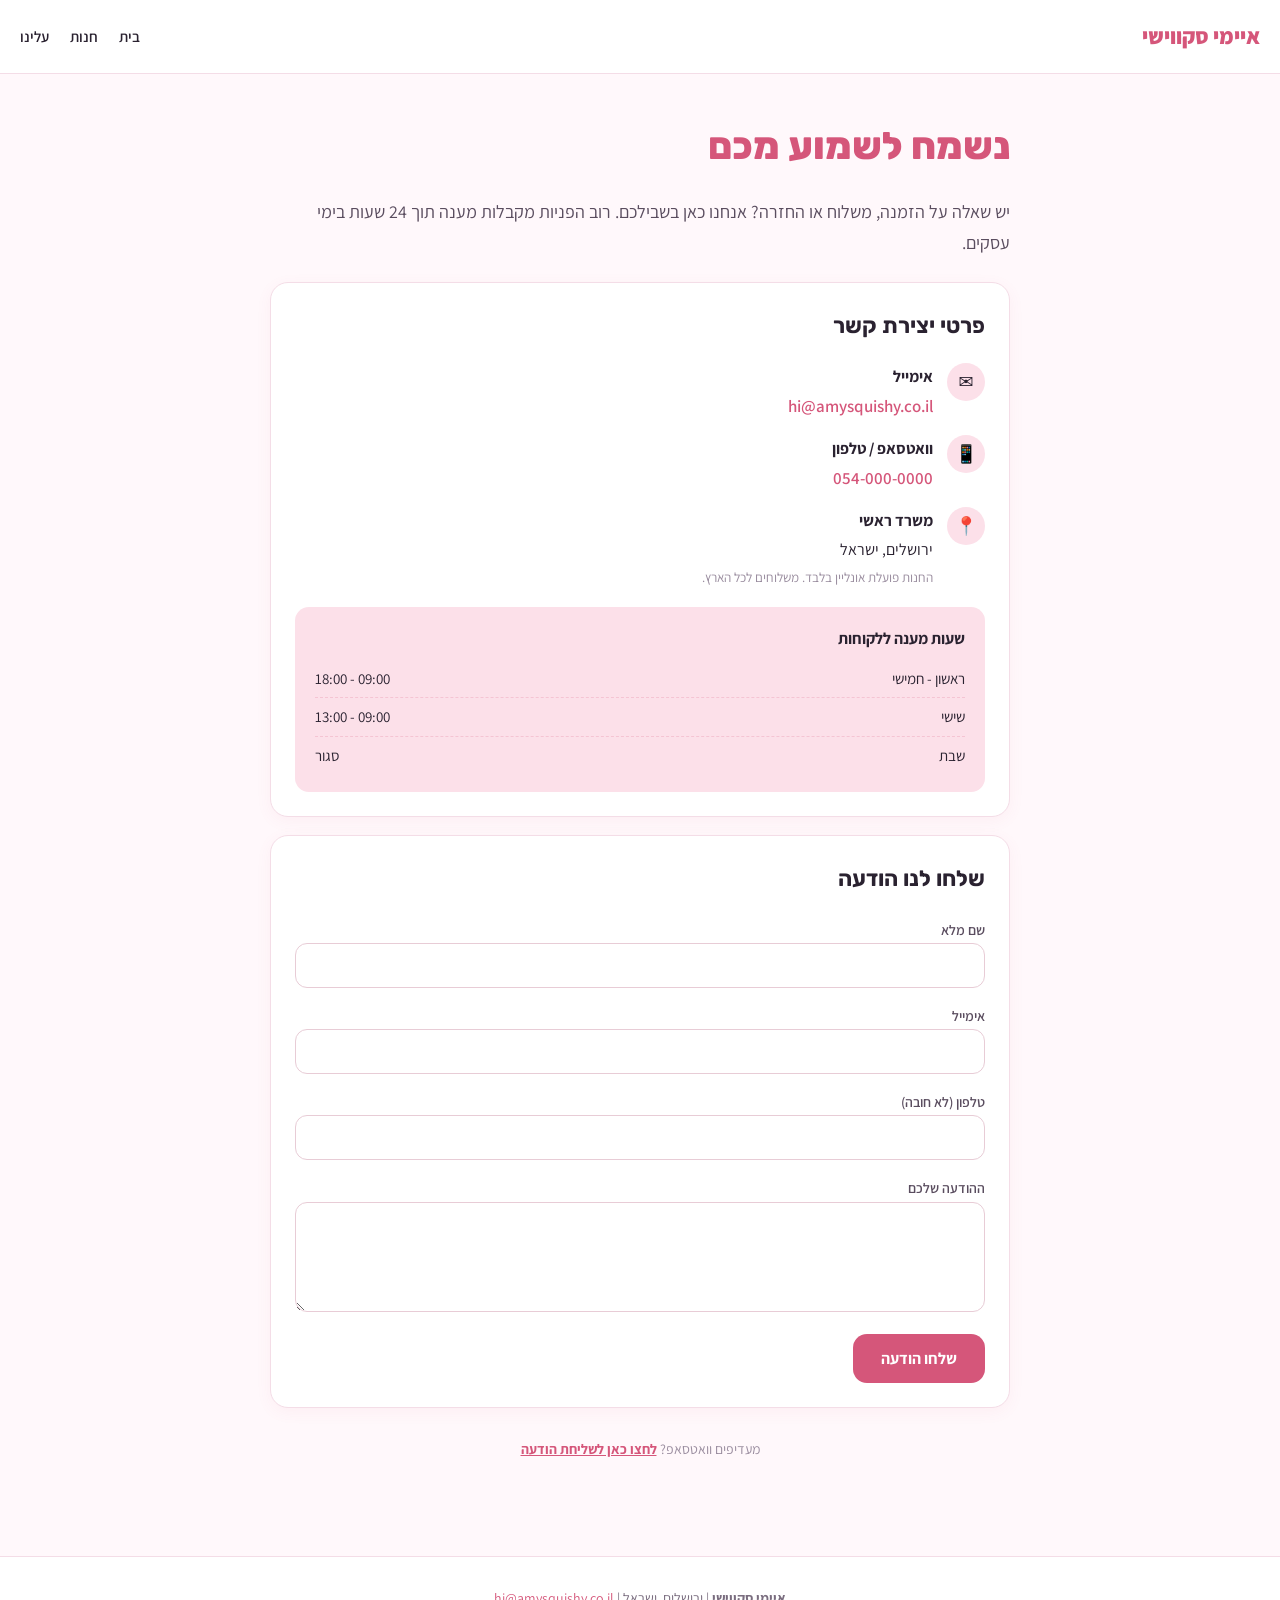
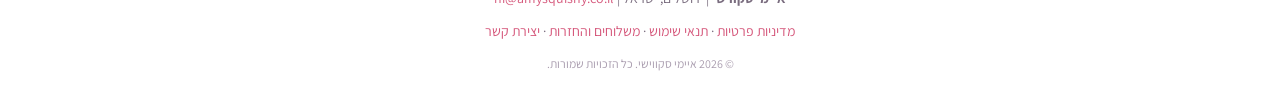
<file: contact.html>
<!DOCTYPE html>
<html lang="he" dir="rtl">
<head>
<meta charset="UTF-8">
<meta name="viewport" content="width=device-width, initial-scale=1, viewport-fit=cover">
<title>יצירת קשר | איימי סקווישי</title>
<meta name="description" content="יצירת קשר עם איימי סקווישי. נשמח לעזור בכל שאלה לגבי הזמנות, משלוחים או החזרות. מענה תוך 24 שעות בימי עסקים.">
<meta name="robots" content="index, follow">
<link rel="canonical" href="https://gitteromri-ux.github.io/amy-squishy-new/contact.html">
<link rel="alternate" hreflang="he-IL" href="https://gitteromri-ux.github.io/amy-squishy-new/contact.html">
<meta property="og:type" content="website">
<meta property="og:title" content="יצירת קשר | איימי סקווישי">
<meta property="og:description" content="יצירת קשר עם איימי סקווישי. מענה תוך 24 שעות בימי עסקים.">
<meta property="og:url" content="https://gitteromri-ux.github.io/amy-squishy-new/contact.html">
<meta property="og:locale" content="he_IL">
<link rel="icon" type="image/png" href="assets/amy-owner-avatar.png">
<link rel="preconnect" href="https://fonts.googleapis.com">
<link rel="preconnect" href="https://fonts.gstatic.com" crossorigin>
<link href="https://fonts.googleapis.com/css2?family=Rubik:wght@400;500;600;700;800&family=Assistant:wght@400;500;600;700&display=swap" rel="stylesheet">
<script type="application/ld+json">
{
  "@context": "https://schema.org",
  "@type": "ContactPage",
  "name": "יצירת קשר - איימי סקווישי",
  "url": "https://gitteromri-ux.github.io/amy-squishy-new/contact.html",
  "mainEntity": {
    "@type": "Organization",
    "name": "איימי סקווישי",
    "email": "hi@amysquishy.co.il",
    "telephone": "+972-54-000-0000",
    "contactPoint": {
      "@type": "ContactPoint",
      "telephone": "+972-54-000-0000",
      "email": "hi@amysquishy.co.il",
      "contactType": "customer service",
      "areaServed": "IL",
      "availableLanguage": ["Hebrew", "English"]
    }
  }
}
</script>
<style>
:root{ --pink:#E8889E; --pink-deep:#D5567A; --pink-soft:#FCE0E9; --ink:#2a2230; }
*{box-sizing:border-box}
body{font-family:'Assistant','Rubik',system-ui,sans-serif;margin:0;background:#FFF8FB;color:var(--ink);line-height:1.7}
.wrap{max-width:780px;margin:0 auto;padding:32px 20px 80px}
header{padding:18px 20px;background:#fff;border-bottom:1px solid #f4dde7;display:flex;justify-content:space-between;align-items:center;position:sticky;top:0;z-index:10}
header a.brand{font-weight:800;font-size:22px;color:var(--pink-deep);text-decoration:none}
header nav a{margin-inline-start:18px;color:var(--ink);text-decoration:none;font-weight:600;font-size:15px}
h1{font-family:'Rubik',sans-serif;font-size:38px;font-weight:800;color:var(--pink-deep);margin:8px 0 14px}
h2{font-family:'Rubik',sans-serif;font-size:22px;margin-top:32px;color:var(--ink)}
.lead{font-size:18px;color:#5a4d5f;margin-bottom:24px}
.card{background:#fff;border:1px solid #f4dde7;border-radius:18px;padding:24px;margin:18px 0;box-shadow:0 4px 16px rgba(213,86,122,.06)}
.row{display:flex;gap:14px;align-items:flex-start;margin:14px 0}
.row .ico{flex:0 0 38px;height:38px;border-radius:50%;background:var(--pink-soft);display:flex;align-items:center;justify-content:center;font-size:18px}
.row .meta{flex:1}
.row .label{font-weight:700;color:var(--ink);margin-bottom:2px}
.row a{color:var(--pink-deep);text-decoration:none;font-weight:600;font-size:17px}
.row a:hover{text-decoration:underline}
.hours{background:var(--pink-soft);border-radius:14px;padding:18px 20px;margin-top:16px}
.hours-row{display:flex;justify-content:space-between;padding:6px 0;font-size:15px;border-bottom:1px dashed rgba(213,86,122,.2)}
.hours-row:last-child{border:none}
.form{display:grid;gap:14px;margin-top:14px}
.form label{font-weight:600;font-size:14px;color:#5a4d5f}
.form input,.form textarea{width:100%;padding:12px 14px;border:1px solid #e8ccd6;border-radius:12px;font-family:inherit;font-size:15px;background:#fff}
.form input:focus,.form textarea:focus{outline:none;border-color:var(--pink-deep)}
.form textarea{min-height:110px;resize:vertical}
.btn{background:var(--pink-deep);color:#fff;border:none;padding:14px 28px;border-radius:14px;font-size:16px;font-weight:700;cursor:pointer;font-family:inherit}
.btn:hover{background:#b8456a}
footer{background:#fff;border-top:1px solid #f4dde7;padding:30px 20px;text-align:center;color:#7a6d7f;font-size:14px}
footer a{color:var(--pink-deep);text-decoration:none}
</style>
</head>
<body>

<header>
  <a class="brand" href="index.html">איימי סקווישי</a>
  <nav>
    <a href="index.html">בית</a>
    <a href="shop.html">חנות</a>
    <a href="about.html">עלינו</a>
  </nav>
</header>

<div class="wrap">
  <h1>נשמח לשמוע מכם</h1>
  <p class="lead">יש שאלה על הזמנה, משלוח או החזרה? אנחנו כאן בשבילכם. רוב הפניות מקבלות מענה תוך 24 שעות בימי עסקים.</p>

  <div class="card">
    <h2 style="margin-top:0">פרטי יצירת קשר</h2>

    <div class="row">
      <div class="ico">✉️</div>
      <div class="meta">
        <div class="label">אימייל</div>
        <a href="mailto:hi@amysquishy.co.il">hi@amysquishy.co.il</a>
      </div>
    </div>

    <div class="row">
      <div class="ico">📱</div>
      <div class="meta">
        <div class="label">וואטסאפ / טלפון</div>
        <a href="https://wa.me/972540000000" target="_blank" rel="noopener">054-000-0000</a>
      </div>
    </div>

    <div class="row">
      <div class="ico">📍</div>
      <div class="meta">
        <div class="label">משרד ראשי</div>
        <div>ירושלים, ישראל</div>
        <small style="color:#9a8d9f">החנות פועלת אונליין בלבד. משלוחים לכל הארץ.</small>
      </div>
    </div>

    <div class="hours">
      <div style="font-weight:700;margin-bottom:8px">שעות מענה ללקוחות</div>
      <div class="hours-row"><span>ראשון - חמישי</span><span>09:00 - 18:00</span></div>
      <div class="hours-row"><span>שישי</span><span>09:00 - 13:00</span></div>
      <div class="hours-row"><span>שבת</span><span>סגור</span></div>
    </div>
  </div>

  <div class="card">
    <h2 style="margin-top:0">שלחו לנו הודעה</h2>
    <form class="form" action="mailto:hi@amysquishy.co.il" method="post" enctype="text/plain">
      <div>
        <label for="name">שם מלא</label>
        <input id="name" name="name" required>
      </div>
      <div>
        <label for="email">אימייל</label>
        <input id="email" name="email" type="email" required>
      </div>
      <div>
        <label for="phone">טלפון (לא חובה)</label>
        <input id="phone" name="phone" type="tel">
      </div>
      <div>
        <label for="msg">ההודעה שלכם</label>
        <textarea id="msg" name="msg" required></textarea>
      </div>
      <div>
        <button type="submit" class="btn">שלחו הודעה</button>
      </div>
    </form>
  </div>

  <p style="text-align:center;margin-top:30px;color:#9a8d9f;font-size:14px">
    מעדיפים וואטסאפ? <a href="https://wa.me/972540000000" target="_blank" rel="noopener" style="color:var(--pink-deep);font-weight:700">לחצו כאן לשליחת הודעה</a>
  </p>
</div>

<footer>
  <div style="margin-bottom:10px"><b>איימי סקווישי</b> | ירושלים, ישראל | <a href="mailto:hi@amysquishy.co.il">hi@amysquishy.co.il</a></div>
  <div>
    <a href="privacy.html">מדיניות פרטיות</a> ·
    <a href="terms.html">תנאי שימוש</a> ·
    <a href="shipping.html">משלוחים והחזרות</a> ·
    <a href="contact.html">יצירת קשר</a>
  </div>
  <div style="margin-top:10px;color:#a99cae;font-size:12px">© 2026 איימי סקווישי. כל הזכויות שמורות.</div>
</footer>

</body>
</html>
</file>
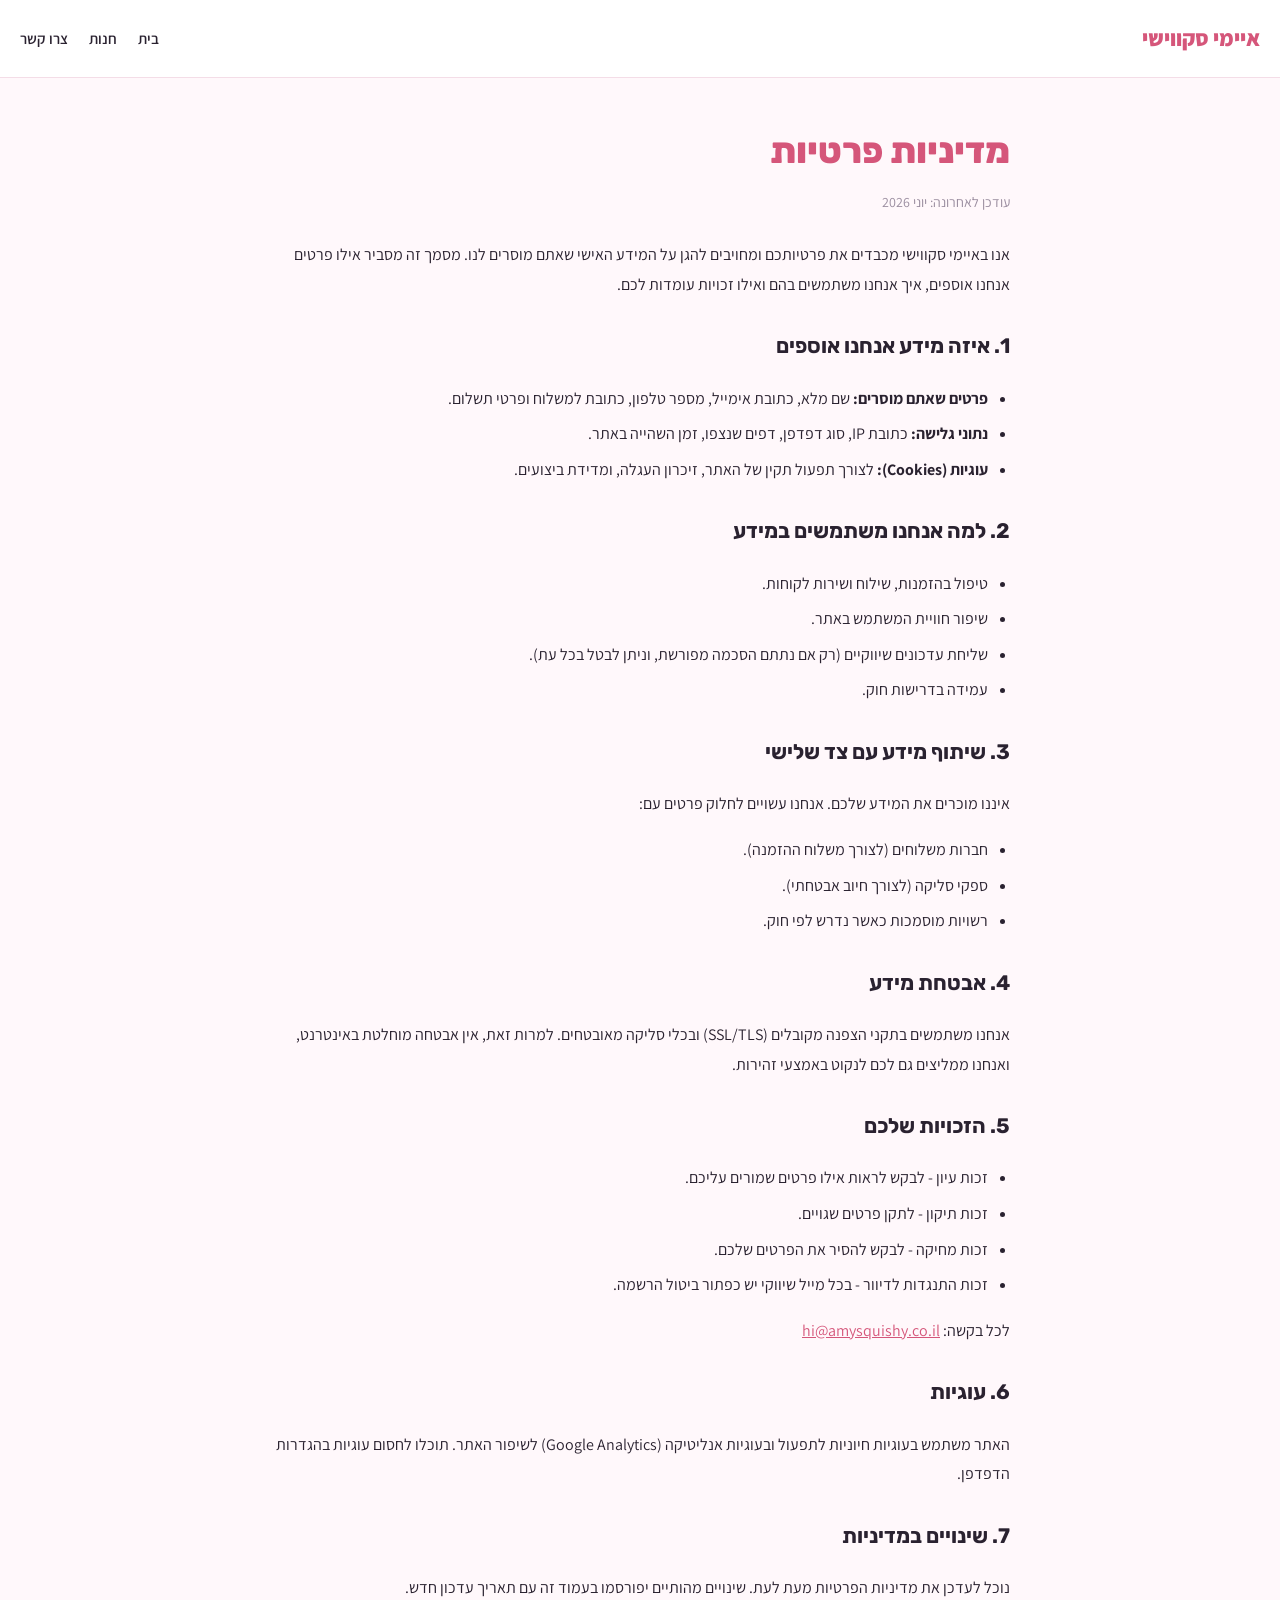
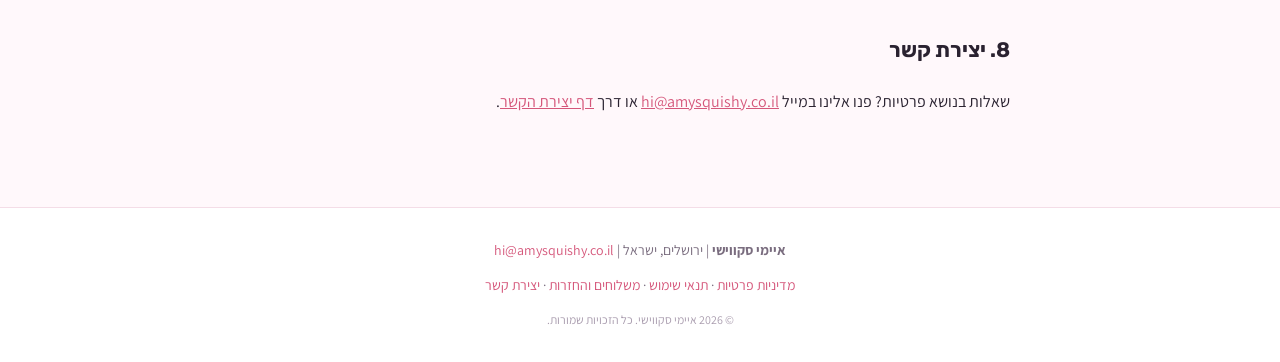
<file: privacy.html>
<!DOCTYPE html>
<html lang="he" dir="rtl">
<head>
<meta charset="UTF-8">
<meta name="viewport" content="width=device-width, initial-scale=1, viewport-fit=cover">
<title>מדיניות פרטיות | איימי סקווישי</title>
<meta name="description" content="מדיניות הפרטיות של איימי סקווישי. אנו מתחייבים לשמור על המידע שלכם ולעמוד בדרישות חוק הגנת הפרטיות בישראל ותקנות GDPR.">
<meta name="robots" content="index, follow">
<link rel="canonical" href="https://gitteromri-ux.github.io/amy-squishy-new/privacy.html">
<link rel="icon" type="image/png" href="assets/amy-owner-avatar.png">
<link rel="preconnect" href="https://fonts.googleapis.com">
<link rel="preconnect" href="https://fonts.gstatic.com" crossorigin>
<link href="https://fonts.googleapis.com/css2?family=Rubik:wght@400;500;600;700&family=Assistant:wght@400;500;600;700&display=swap" rel="stylesheet">
<style>
:root{ --pink:#E8889E; --pink-deep:#D5567A; --pink-soft:#FCE0E9; --ink:#2a2230; }
*{box-sizing:border-box}
body{font-family:'Assistant','Rubik',system-ui,sans-serif;margin:0;background:#FFF8FB;color:var(--ink);line-height:1.85}
.wrap{max-width:780px;margin:0 auto;padding:32px 20px 80px}
header{padding:18px 20px;background:#fff;border-bottom:1px solid #f4dde7;display:flex;justify-content:space-between;align-items:center;position:sticky;top:0;z-index:10}
header a.brand{font-weight:800;font-size:22px;color:var(--pink-deep);text-decoration:none}
header nav a{margin-inline-start:18px;color:var(--ink);text-decoration:none;font-weight:600;font-size:15px}
h1{font-family:'Rubik',sans-serif;font-size:36px;font-weight:800;color:var(--pink-deep);margin:8px 0 6px}
.meta-date{color:#9a8d9f;font-size:14px;margin-bottom:24px}
h2{font-family:'Rubik',sans-serif;font-size:21px;margin-top:28px;color:var(--ink)}
p{margin:10px 0}
ul{padding-inline-start:22px}
li{margin:6px 0}
a{color:var(--pink-deep)}
footer{background:#fff;border-top:1px solid #f4dde7;padding:30px 20px;text-align:center;color:#7a6d7f;font-size:14px}
footer a{color:var(--pink-deep);text-decoration:none}
</style>
</head>
<body>
<header>
  <a class="brand" href="index.html">איימי סקווישי</a>
  <nav>
    <a href="index.html">בית</a>
    <a href="shop.html">חנות</a>
    <a href="contact.html">צרו קשר</a>
  </nav>
</header>

<div class="wrap">
  <h1>מדיניות פרטיות</h1>
  <div class="meta-date">עודכן לאחרונה: יוני 2026</div>

  <p>אנו באיימי סקווישי מכבדים את פרטיותכם ומחויבים להגן על המידע האישי שאתם מוסרים לנו. מסמך זה מסביר אילו פרטים אנחנו אוספים, איך אנחנו משתמשים בהם ואילו זכויות עומדות לכם.</p>

  <h2>1. איזה מידע אנחנו אוספים</h2>
  <ul>
    <li><b>פרטים שאתם מוסרים:</b> שם מלא, כתובת אימייל, מספר טלפון, כתובת למשלוח ופרטי תשלום.</li>
    <li><b>נתוני גלישה:</b> כתובת IP, סוג דפדפן, דפים שנצפו, זמן השהייה באתר.</li>
    <li><b>עוגיות (Cookies):</b> לצורך תפעול תקין של האתר, זיכרון העגלה, ומדידת ביצועים.</li>
  </ul>

  <h2>2. למה אנחנו משתמשים במידע</h2>
  <ul>
    <li>טיפול בהזמנות, שילוח ושירות לקוחות.</li>
    <li>שיפור חוויית המשתמש באתר.</li>
    <li>שליחת עדכונים שיווקיים (רק אם נתתם הסכמה מפורשת, וניתן לבטל בכל עת).</li>
    <li>עמידה בדרישות חוק.</li>
  </ul>

  <h2>3. שיתוף מידע עם צד שלישי</h2>
  <p>איננו מוכרים את המידע שלכם. אנחנו עשויים לחלוק פרטים עם:</p>
  <ul>
    <li>חברות משלוחים (לצורך משלוח ההזמנה).</li>
    <li>ספקי סליקה (לצורך חיוב אבטחתי).</li>
    <li>רשויות מוסמכות כאשר נדרש לפי חוק.</li>
  </ul>

  <h2>4. אבטחת מידע</h2>
  <p>אנחנו משתמשים בתקני הצפנה מקובלים (SSL/TLS) ובכלי סליקה מאובטחים. למרות זאת, אין אבטחה מוחלטת באינטרנט, ואנחנו ממליצים גם לכם לנקוט באמצעי זהירות.</p>

  <h2>5. הזכויות שלכם</h2>
  <ul>
    <li>זכות עיון - לבקש לראות אילו פרטים שמורים עליכם.</li>
    <li>זכות תיקון - לתקן פרטים שגויים.</li>
    <li>זכות מחיקה - לבקש להסיר את הפרטים שלכם.</li>
    <li>זכות התנגדות לדיוור - בכל מייל שיווקי יש כפתור ביטול הרשמה.</li>
  </ul>
  <p>לכל בקשה: <a href="mailto:hi@amysquishy.co.il">hi@amysquishy.co.il</a></p>

  <h2>6. עוגיות</h2>
  <p>האתר משתמש בעוגיות חיוניות לתפעול ובעוגיות אנליטיקה (Google Analytics) לשיפור האתר. תוכלו לחסום עוגיות בהגדרות הדפדפן.</p>

  <h2>7. שינויים במדיניות</h2>
  <p>נוכל לעדכן את מדיניות הפרטיות מעת לעת. שינויים מהותיים יפורסמו בעמוד זה עם תאריך עדכון חדש.</p>

  <h2>8. יצירת קשר</h2>
  <p>שאלות בנושא פרטיות? פנו אלינו במייל <a href="mailto:hi@amysquishy.co.il">hi@amysquishy.co.il</a> או דרך <a href="contact.html">דף יצירת הקשר</a>.</p>
</div>

<footer>
  <div style="margin-bottom:10px"><b>איימי סקווישי</b> | ירושלים, ישראל | <a href="mailto:hi@amysquishy.co.il">hi@amysquishy.co.il</a></div>
  <div>
    <a href="privacy.html">מדיניות פרטיות</a> ·
    <a href="terms.html">תנאי שימוש</a> ·
    <a href="shipping.html">משלוחים והחזרות</a> ·
    <a href="contact.html">יצירת קשר</a>
  </div>
  <div style="margin-top:10px;color:#a99cae;font-size:12px">© 2026 איימי סקווישי. כל הזכויות שמורות.</div>
</footer>
</body>
</html>
</file>
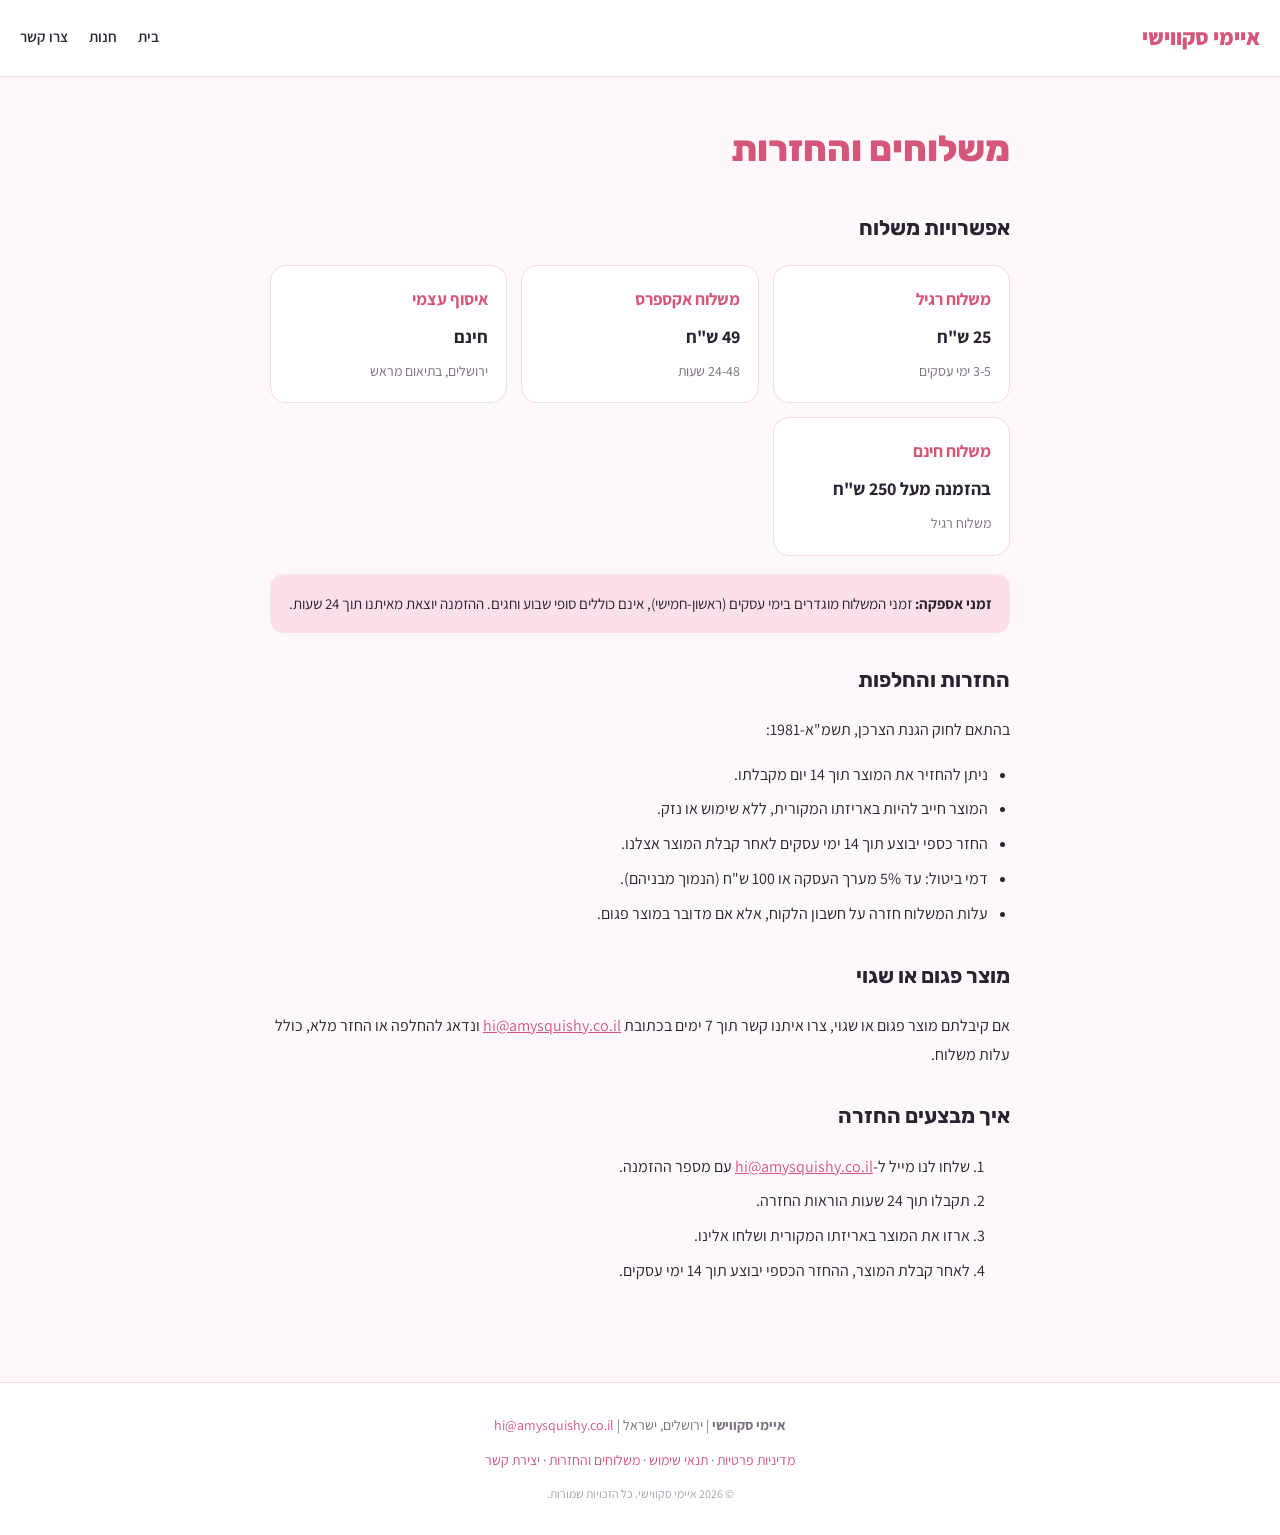
<file: shipping.html>
<!DOCTYPE html>
<html lang="he" dir="rtl">
<head>
<meta charset="UTF-8">
<meta name="viewport" content="width=device-width, initial-scale=1, viewport-fit=cover">
<title>משלוחים והחזרות | איימי סקווישי</title>
<meta name="description" content="מדיניות משלוחים והחזרות באיימי סקווישי. משלוחים לכל הארץ, אקספרס בתוך 24-48 שעות, החזרות עד 14 יום בהתאם לחוק הגנת הצרכן.">
<meta name="robots" content="index, follow">
<link rel="canonical" href="https://gitteromri-ux.github.io/amy-squishy-new/shipping.html">
<link rel="icon" type="image/png" href="assets/amy-owner-avatar.png">
<link rel="preconnect" href="https://fonts.googleapis.com">
<link rel="preconnect" href="https://fonts.gstatic.com" crossorigin>
<link href="https://fonts.googleapis.com/css2?family=Rubik:wght@400;500;600;700&family=Assistant:wght@400;500;600;700&display=swap" rel="stylesheet">
<style>
:root{ --pink:#E8889E; --pink-deep:#D5567A; --pink-soft:#FCE0E9; --ink:#2a2230; }
*{box-sizing:border-box}
body{font-family:'Assistant','Rubik',system-ui,sans-serif;margin:0;background:#FFF8FB;color:var(--ink);line-height:1.8}
.wrap{max-width:780px;margin:0 auto;padding:32px 20px 80px}
header{padding:18px 20px;background:#fff;border-bottom:1px solid #f4dde7;display:flex;justify-content:space-between;align-items:center;position:sticky;top:0;z-index:10}
header a.brand{font-weight:800;font-size:22px;color:var(--pink-deep);text-decoration:none}
header nav a{margin-inline-start:18px;color:var(--ink);text-decoration:none;font-weight:600;font-size:15px}
h1{font-family:'Rubik',sans-serif;font-size:36px;font-weight:800;color:var(--pink-deep);margin:8px 0 20px}
h2{font-family:'Rubik',sans-serif;font-size:21px;margin-top:28px;color:var(--ink)}
.grid{display:grid;grid-template-columns:repeat(auto-fit,minmax(220px,1fr));gap:14px;margin:18px 0}
.opt{background:#fff;border:1px solid #f4dde7;border-radius:16px;padding:18px}
.opt h3{margin:0 0 6px;font-size:17px;color:var(--pink-deep)}
.opt .price{font-weight:700;font-size:18px;color:var(--ink);margin:6px 0}
.opt .time{color:#7a6d7f;font-size:14px}
.note{background:var(--pink-soft);border-radius:14px;padding:16px 18px;margin:18px 0;font-size:15px}
a{color:var(--pink-deep)}
footer{background:#fff;border-top:1px solid #f4dde7;padding:30px 20px;text-align:center;color:#7a6d7f;font-size:14px}
footer a{color:var(--pink-deep);text-decoration:none}
ul{padding-inline-start:22px}
li{margin:6px 0}
</style>
</head>
<body>
<header>
  <a class="brand" href="index.html">איימי סקווישי</a>
  <nav>
    <a href="index.html">בית</a>
    <a href="shop.html">חנות</a>
    <a href="contact.html">צרו קשר</a>
  </nav>
</header>

<div class="wrap">
  <h1>משלוחים והחזרות</h1>

  <h2>אפשרויות משלוח</h2>
  <div class="grid">
    <div class="opt">
      <h3>משלוח רגיל</h3>
      <div class="price">25 ש"ח</div>
      <div class="time">3-5 ימי עסקים</div>
    </div>
    <div class="opt">
      <h3>משלוח אקספרס</h3>
      <div class="price">49 ש"ח</div>
      <div class="time">24-48 שעות</div>
    </div>
    <div class="opt">
      <h3>איסוף עצמי</h3>
      <div class="price">חינם</div>
      <div class="time">ירושלים, בתיאום מראש</div>
    </div>
    <div class="opt">
      <h3>משלוח חינם</h3>
      <div class="price">בהזמנה מעל 250 ש"ח</div>
      <div class="time">משלוח רגיל</div>
    </div>
  </div>

  <div class="note">
    <b>זמני אספקה:</b> זמני המשלוח מוגדרים בימי עסקים (ראשון-חמישי), אינם כוללים סופי שבוע וחגים. ההזמנה יוצאת מאיתנו תוך 24 שעות.
  </div>

  <h2>החזרות והחלפות</h2>
  <p>בהתאם לחוק הגנת הצרכן, תשמ"א-1981:</p>
  <ul>
    <li>ניתן להחזיר את המוצר תוך 14 יום מקבלתו.</li>
    <li>המוצר חייב להיות באריזתו המקורית, ללא שימוש או נזק.</li>
    <li>החזר כספי יבוצע תוך 14 ימי עסקים לאחר קבלת המוצר אצלנו.</li>
    <li>דמי ביטול: עד 5% מערך העסקה או 100 ש"ח (הנמוך מבניהם).</li>
    <li>עלות המשלוח חזרה על חשבון הלקוח, אלא אם מדובר במוצר פגום.</li>
  </ul>

  <h2>מוצר פגום או שגוי</h2>
  <p>אם קיבלתם מוצר פגום או שגוי, צרו איתנו קשר תוך 7 ימים בכתובת <a href="mailto:hi@amysquishy.co.il">hi@amysquishy.co.il</a> ונדאג להחלפה או החזר מלא, כולל עלות משלוח.</p>

  <h2>איך מבצעים החזרה</h2>
  <ol>
    <li>שלחו לנו מייל ל-<a href="mailto:hi@amysquishy.co.il">hi@amysquishy.co.il</a> עם מספר ההזמנה.</li>
    <li>תקבלו תוך 24 שעות הוראות החזרה.</li>
    <li>ארזו את המוצר באריזתו המקורית ושלחו אלינו.</li>
    <li>לאחר קבלת המוצר, ההחזר הכספי יבוצע תוך 14 ימי עסקים.</li>
  </ol>
</div>

<footer>
  <div style="margin-bottom:10px"><b>איימי סקווישי</b> | ירושלים, ישראל | <a href="mailto:hi@amysquishy.co.il">hi@amysquishy.co.il</a></div>
  <div>
    <a href="privacy.html">מדיניות פרטיות</a> ·
    <a href="terms.html">תנאי שימוש</a> ·
    <a href="shipping.html">משלוחים והחזרות</a> ·
    <a href="contact.html">יצירת קשר</a>
  </div>
  <div style="margin-top:10px;color:#a99cae;font-size:12px">© 2026 איימי סקווישי. כל הזכויות שמורות.</div>
</footer>
</body>
</html>
</file>
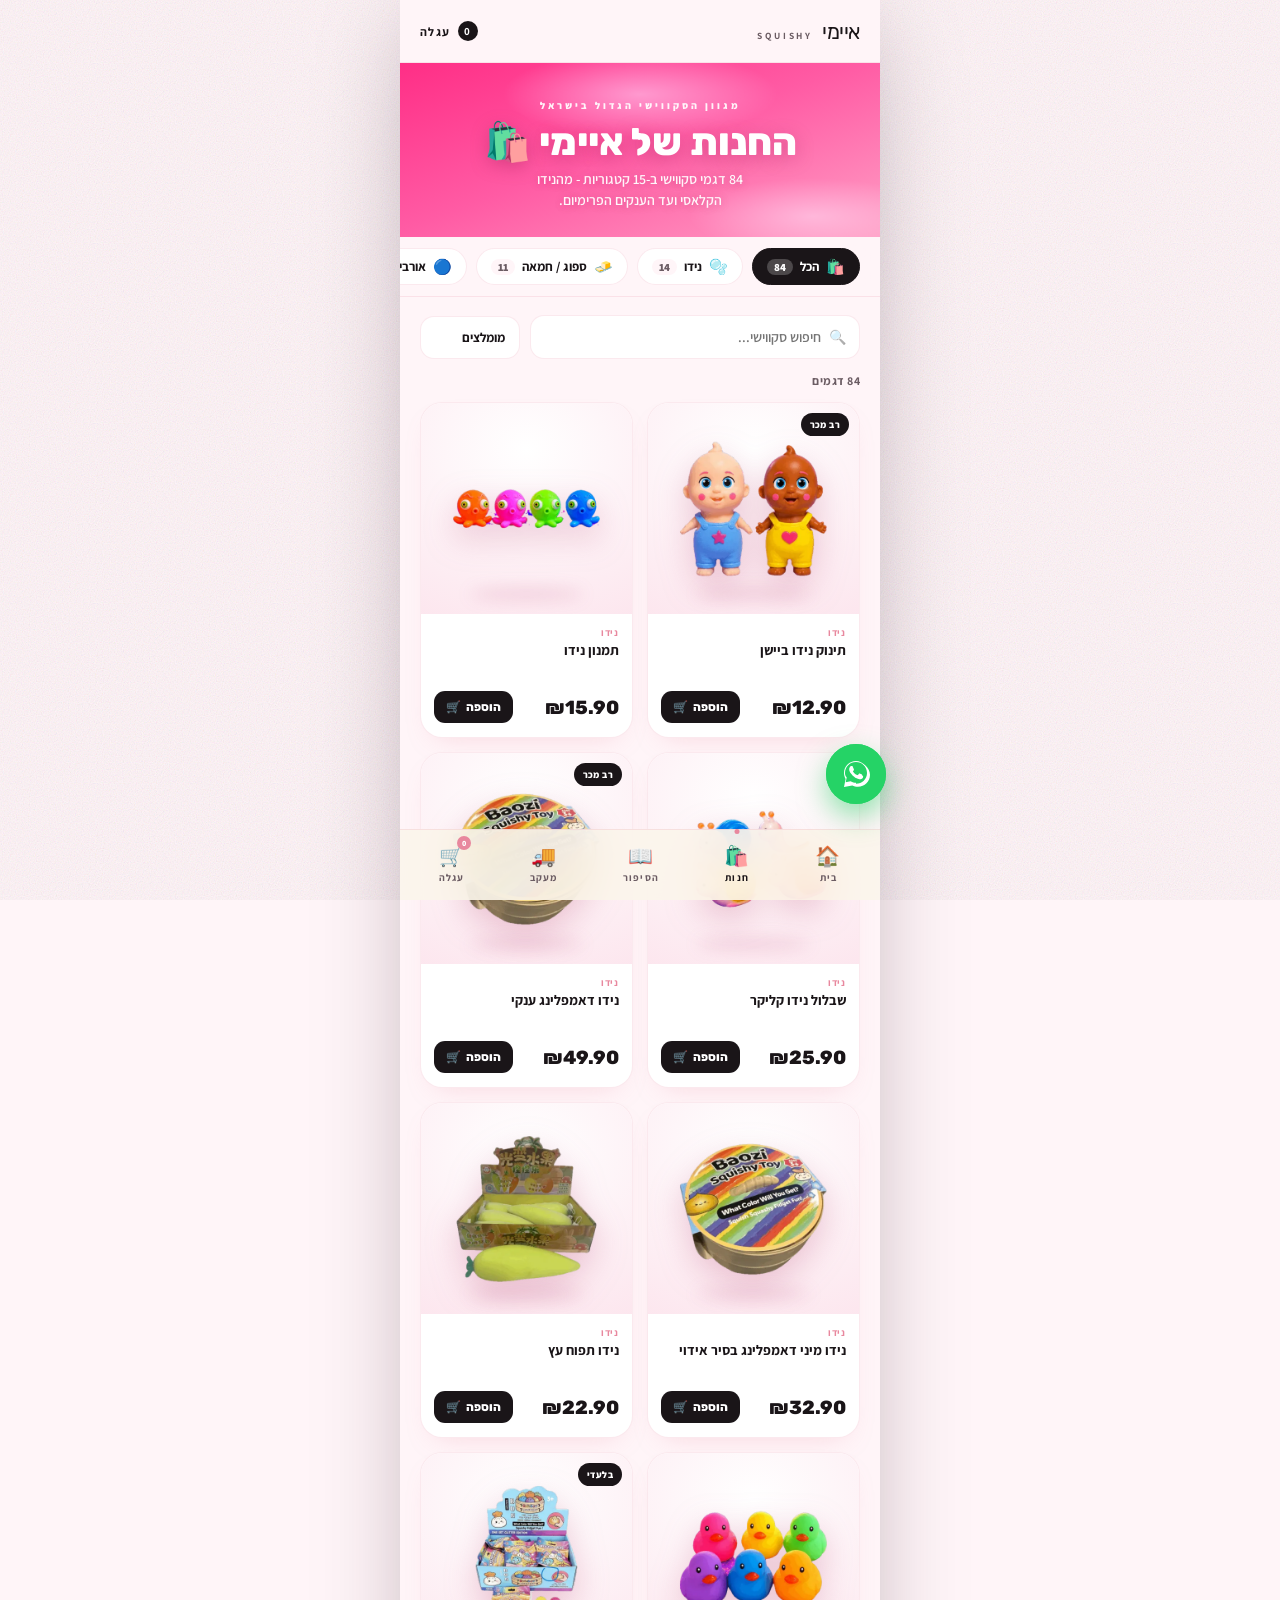
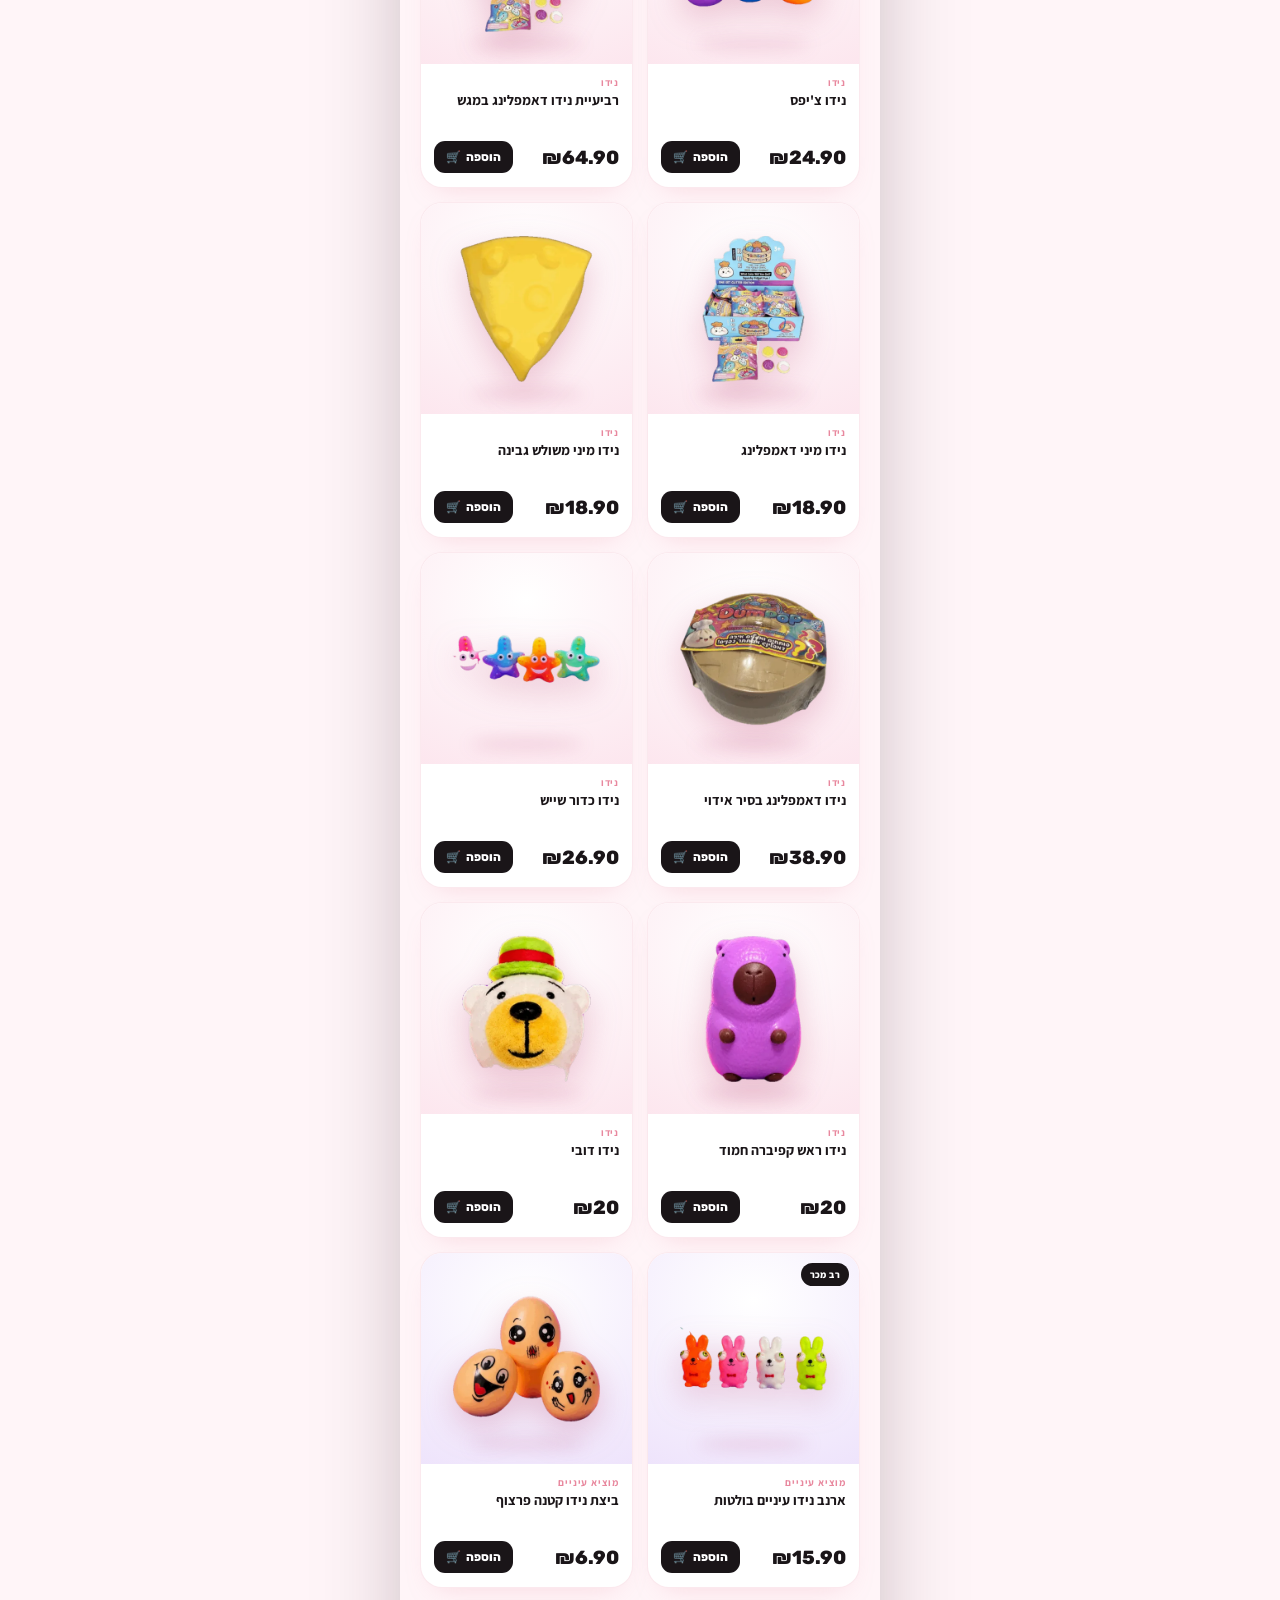
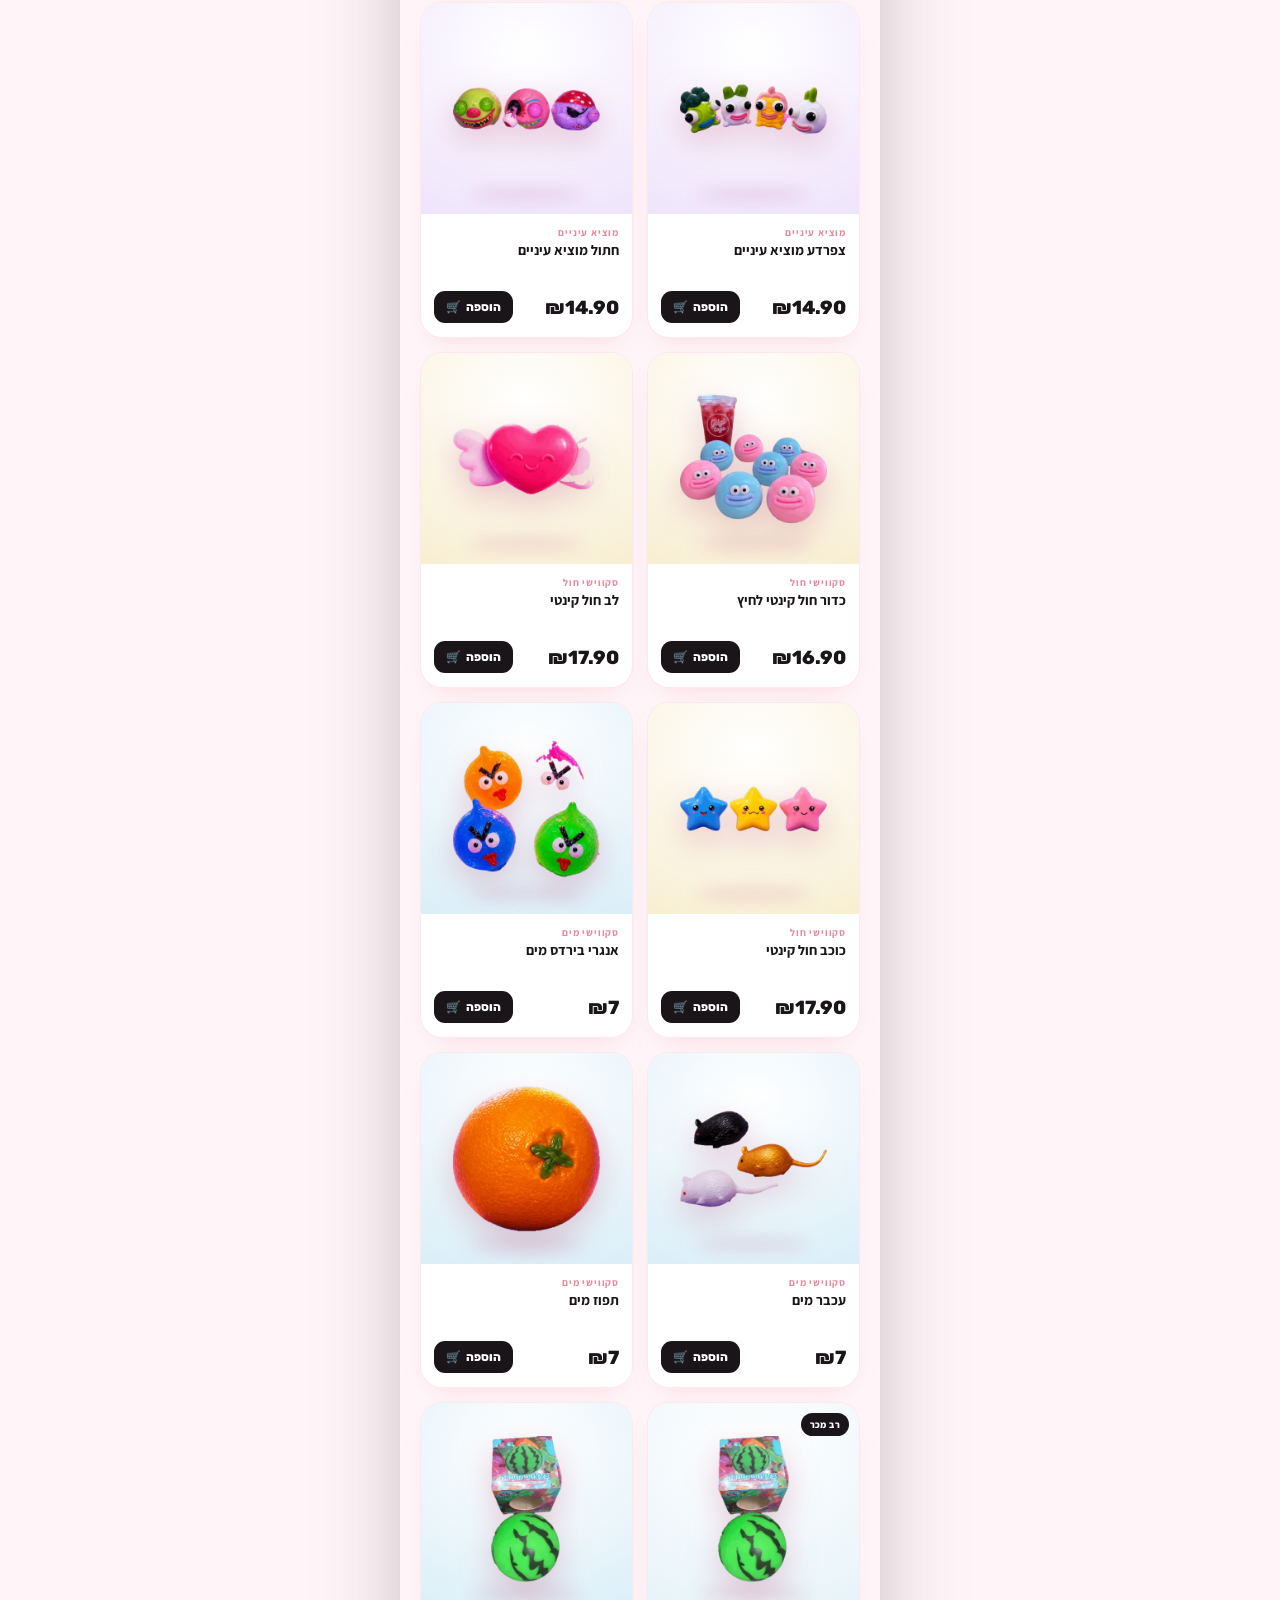
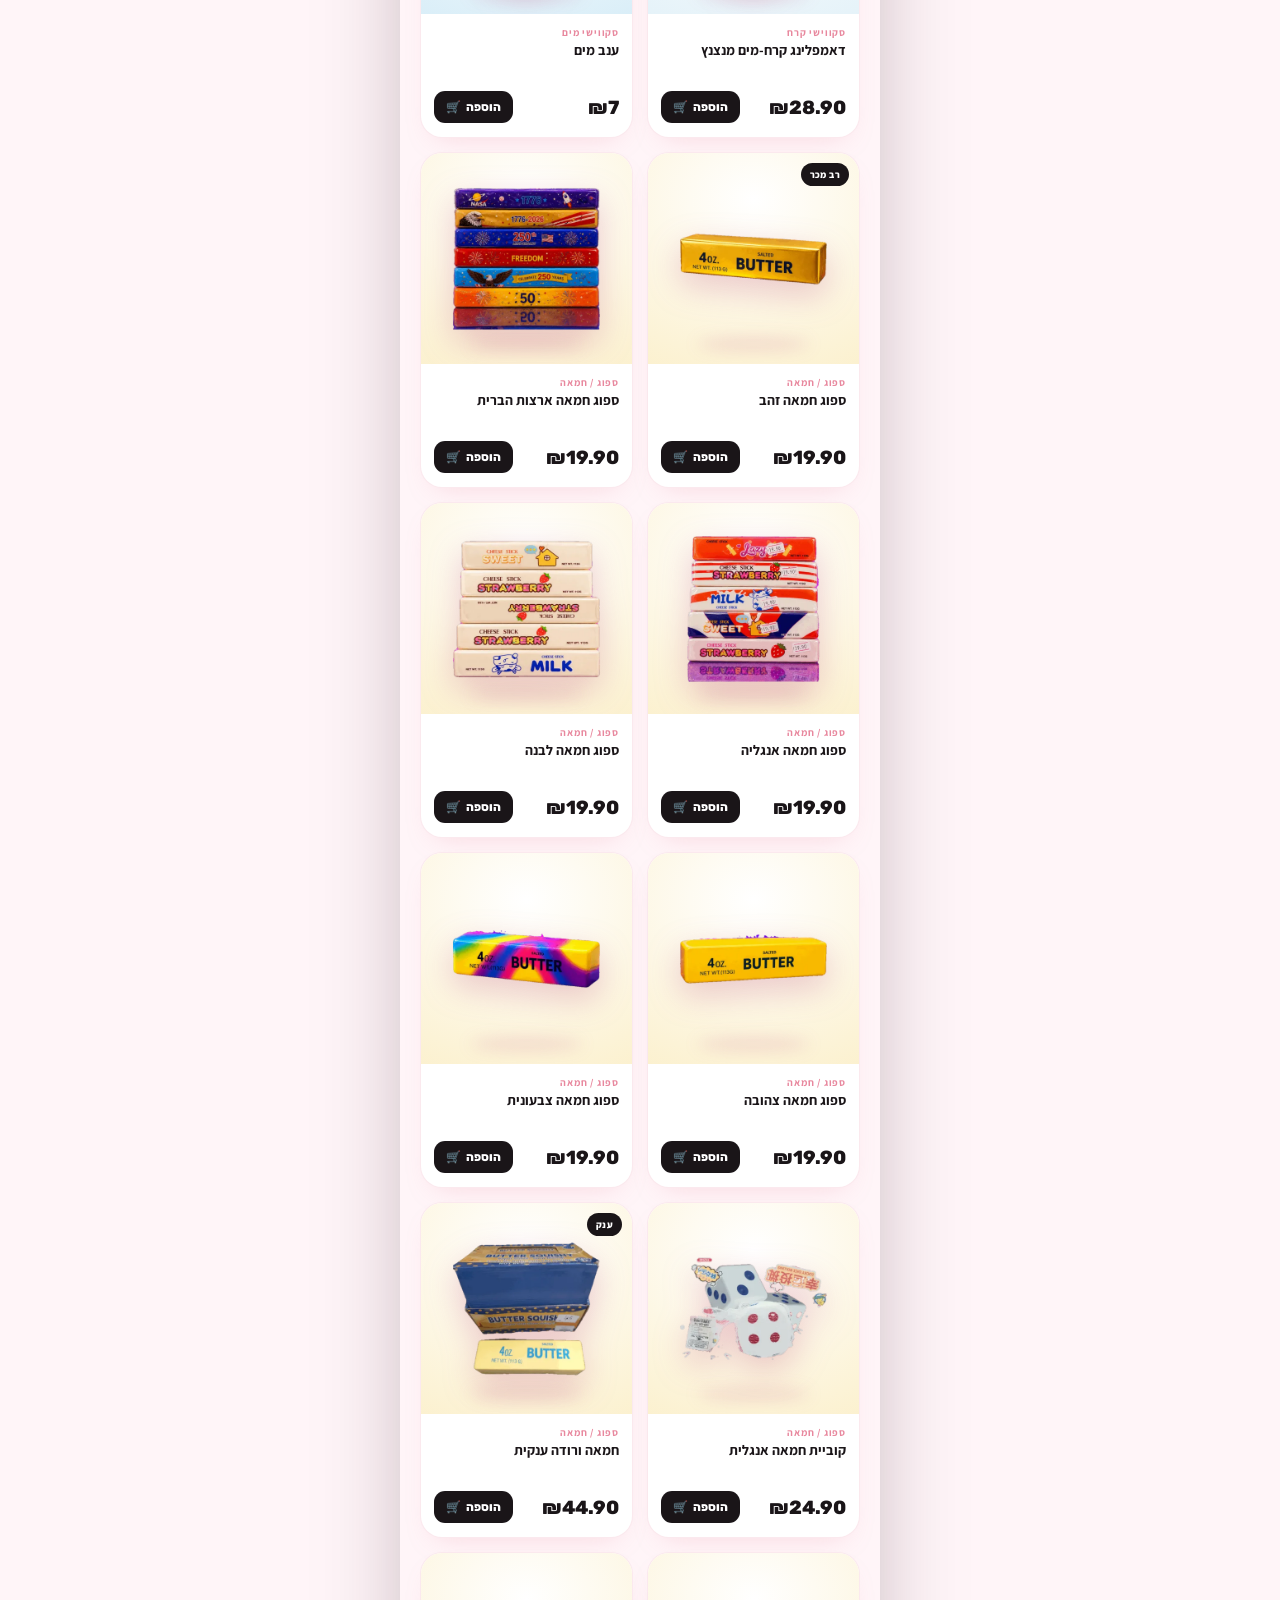
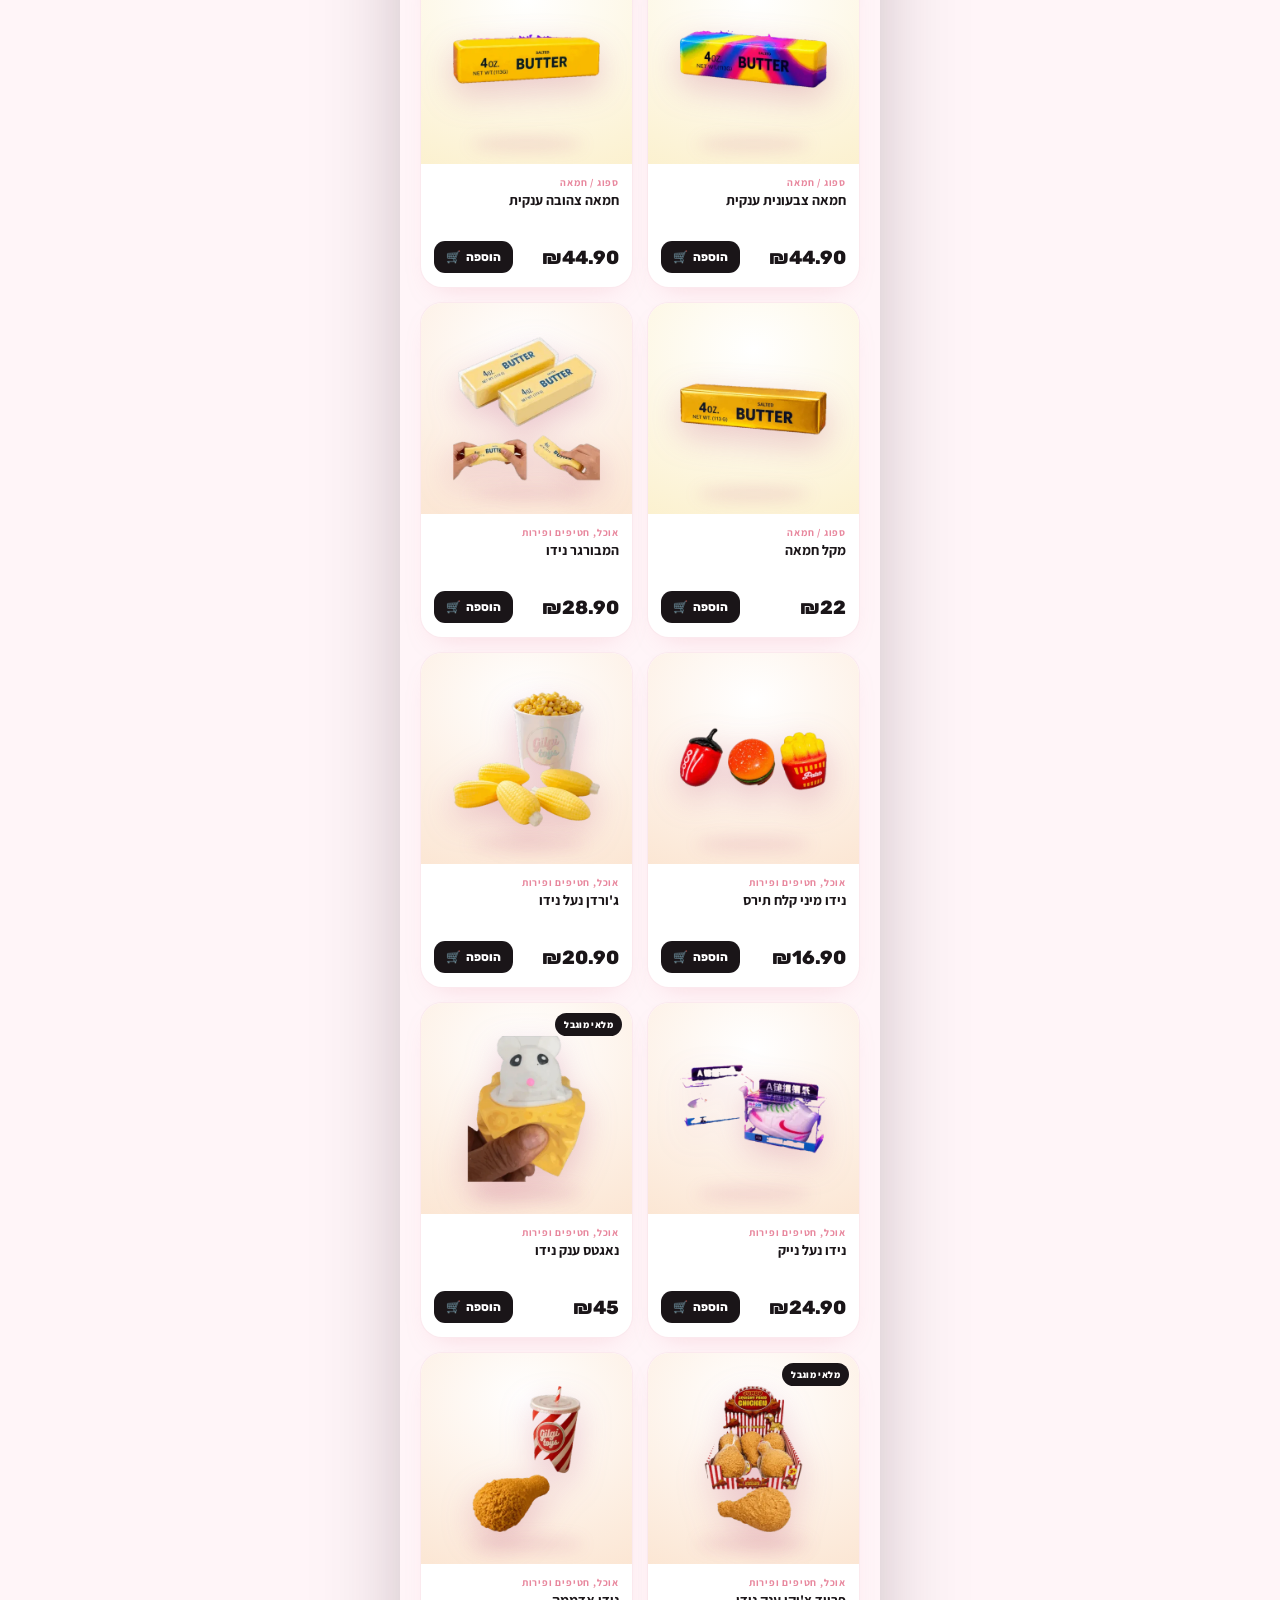
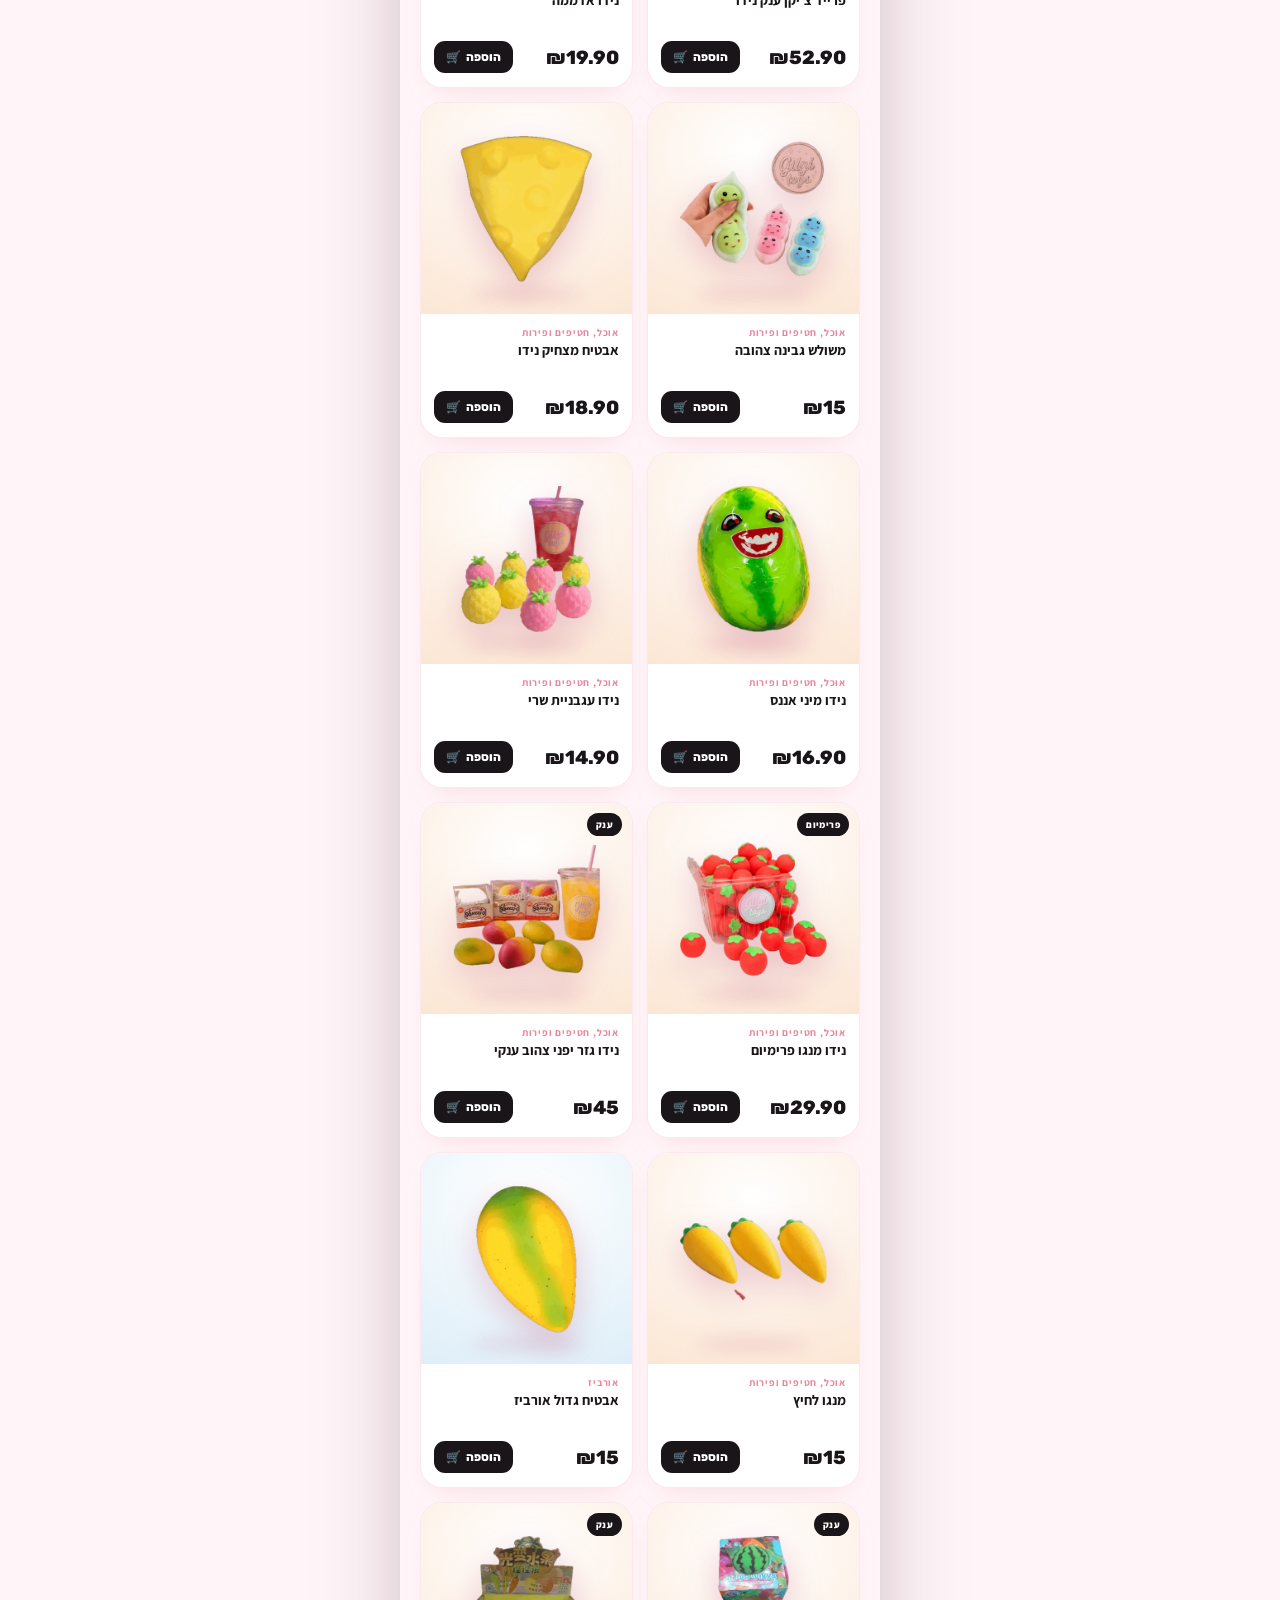
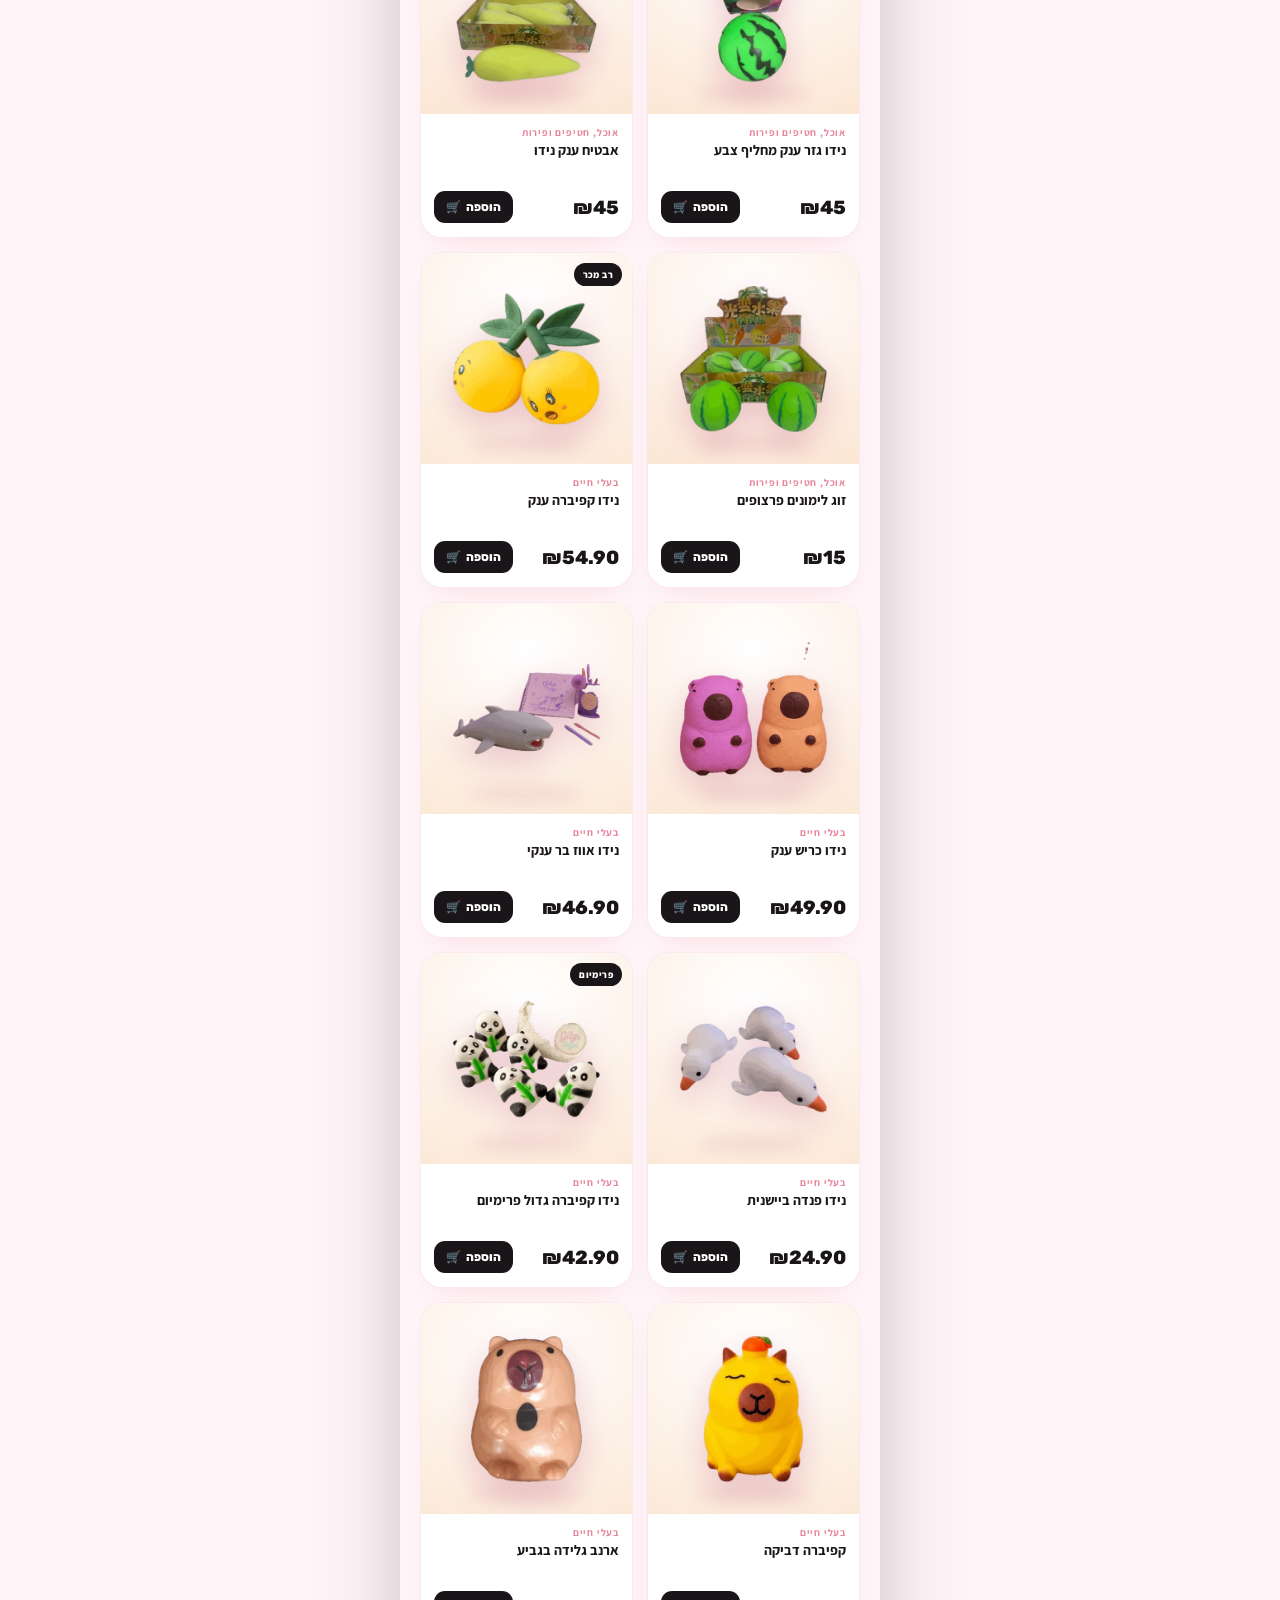
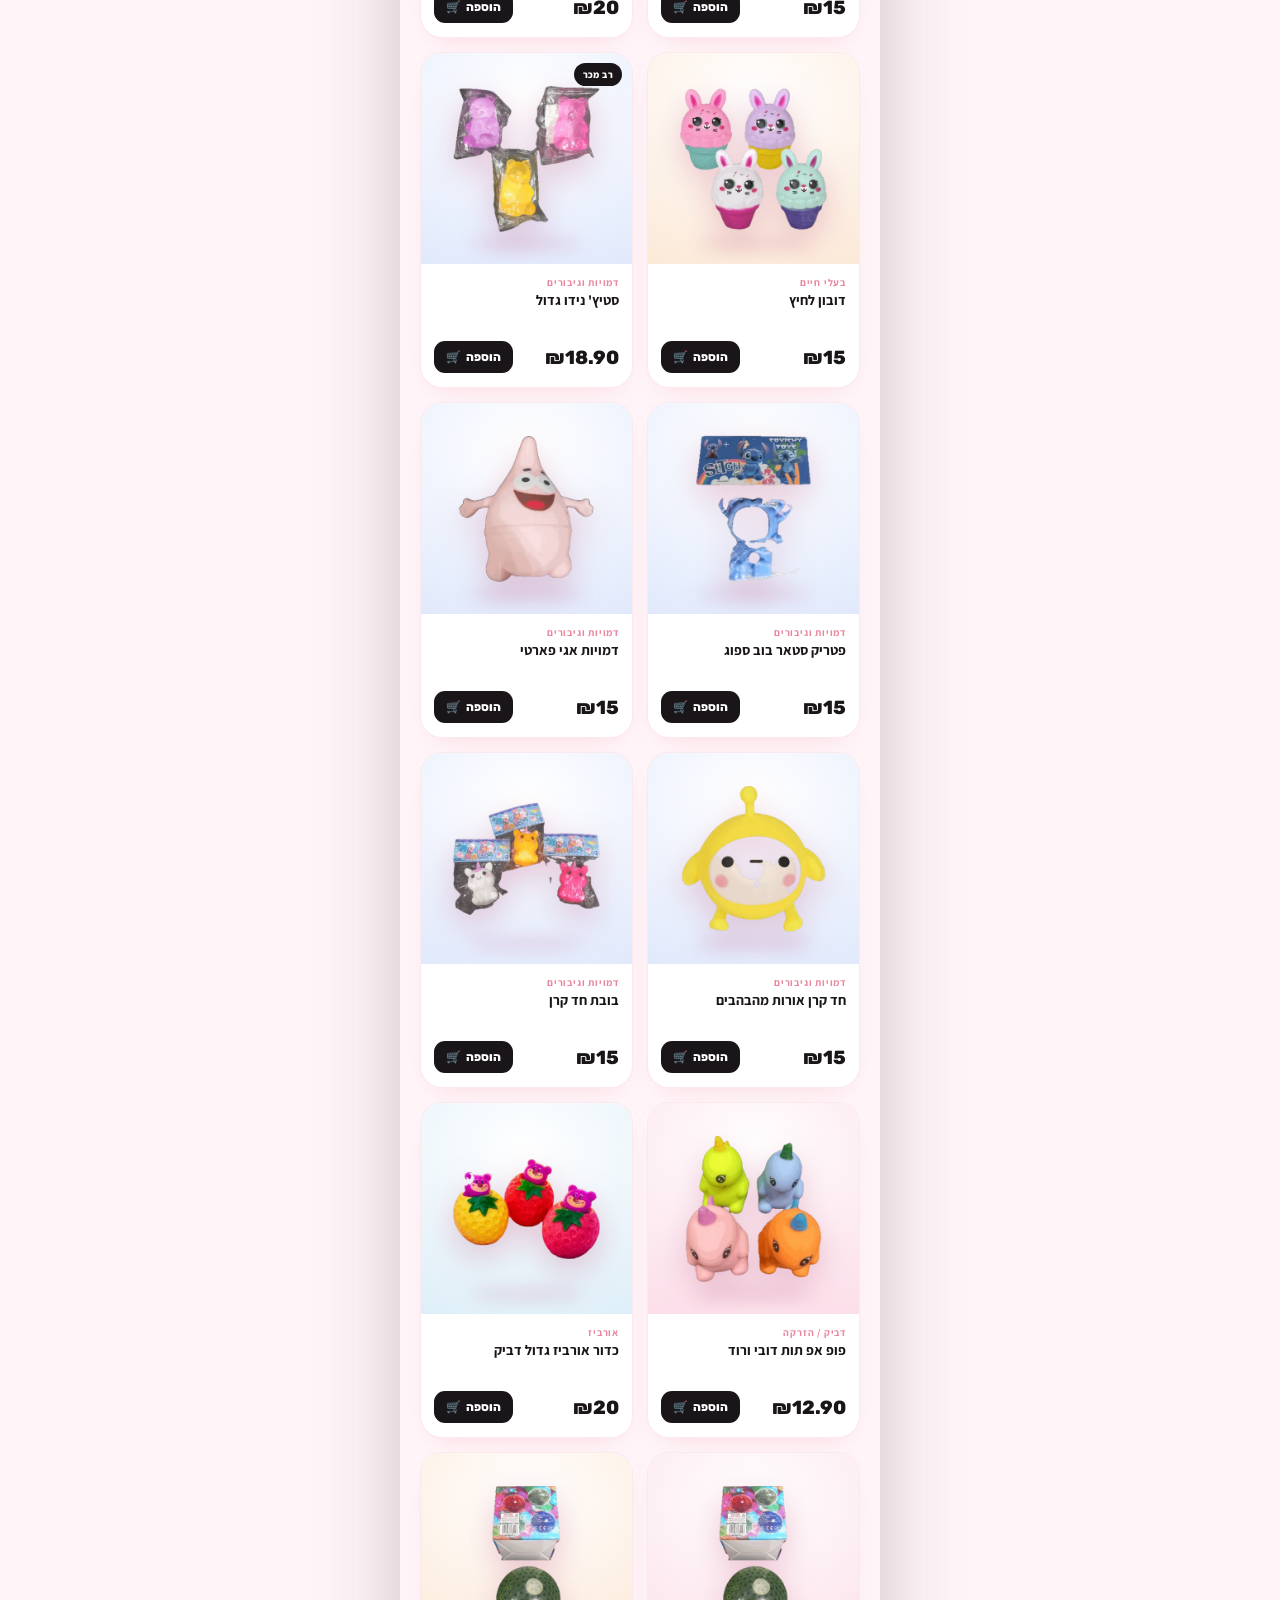
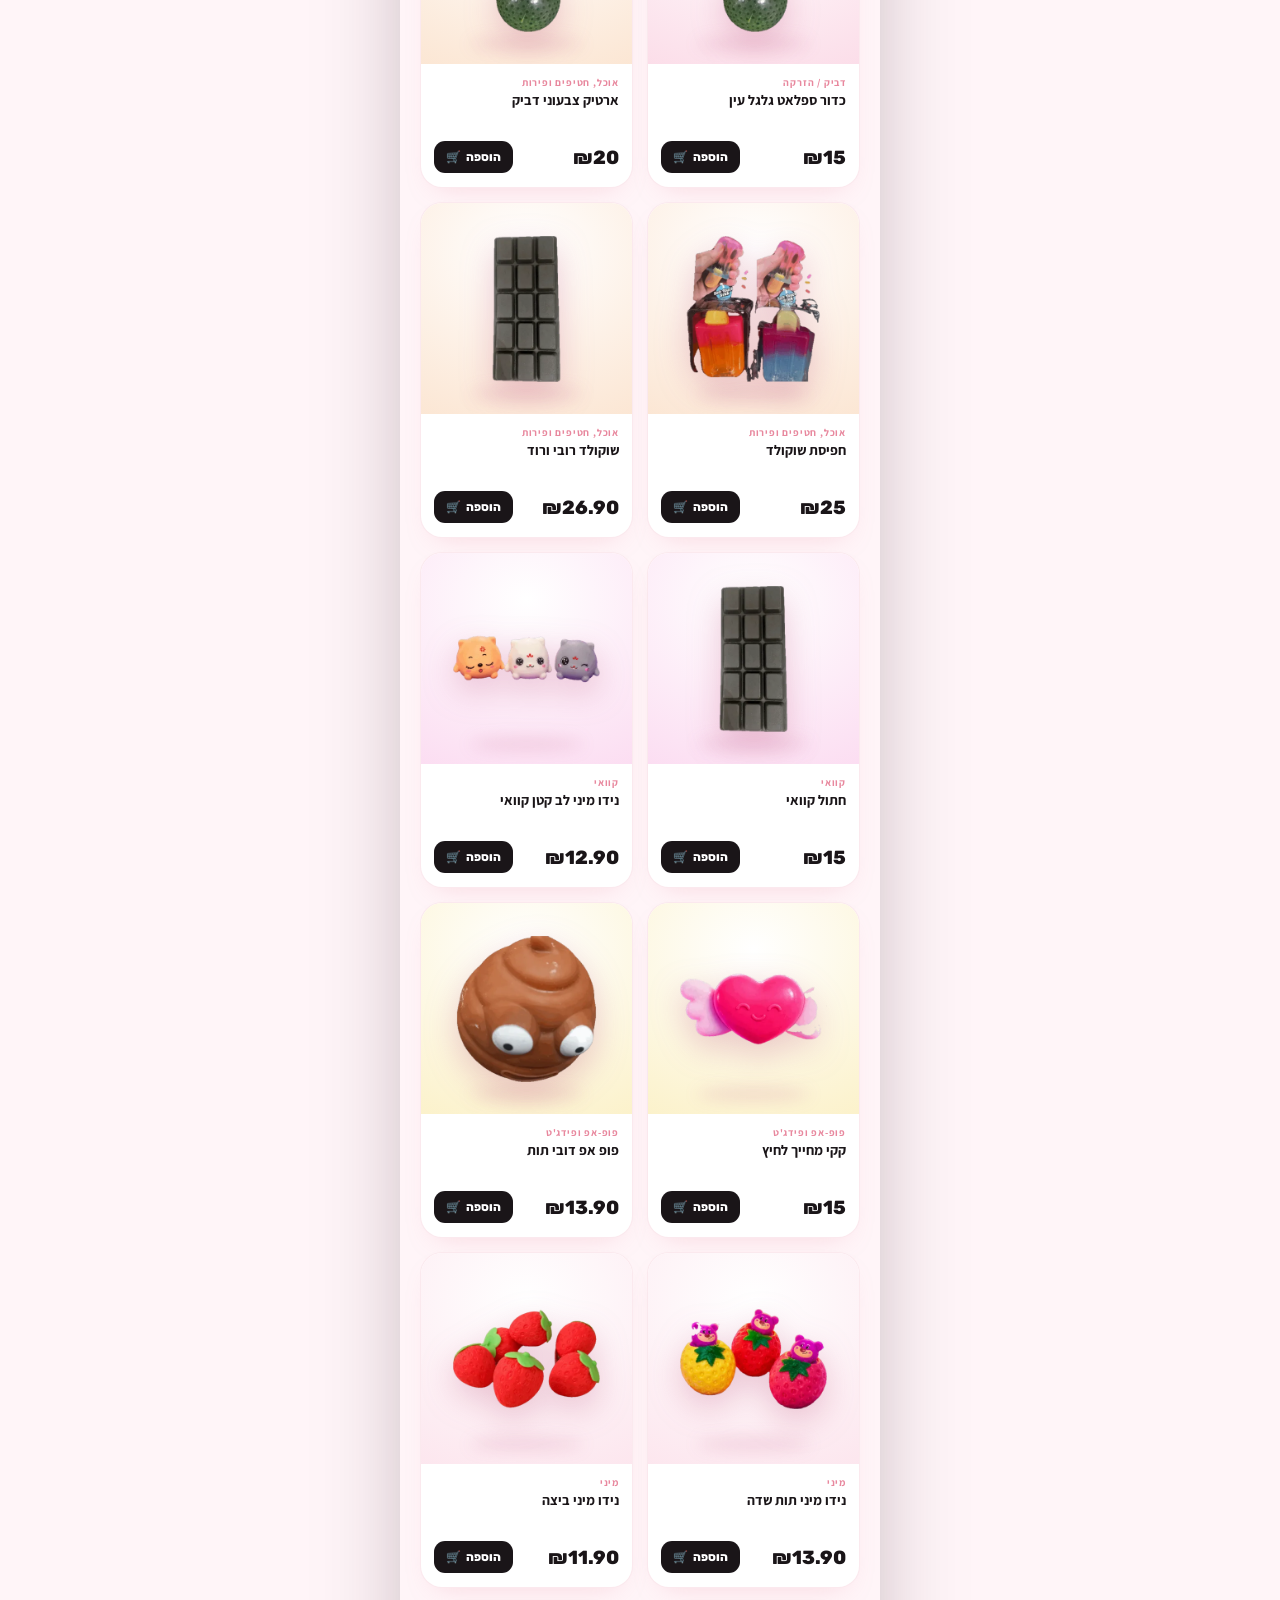
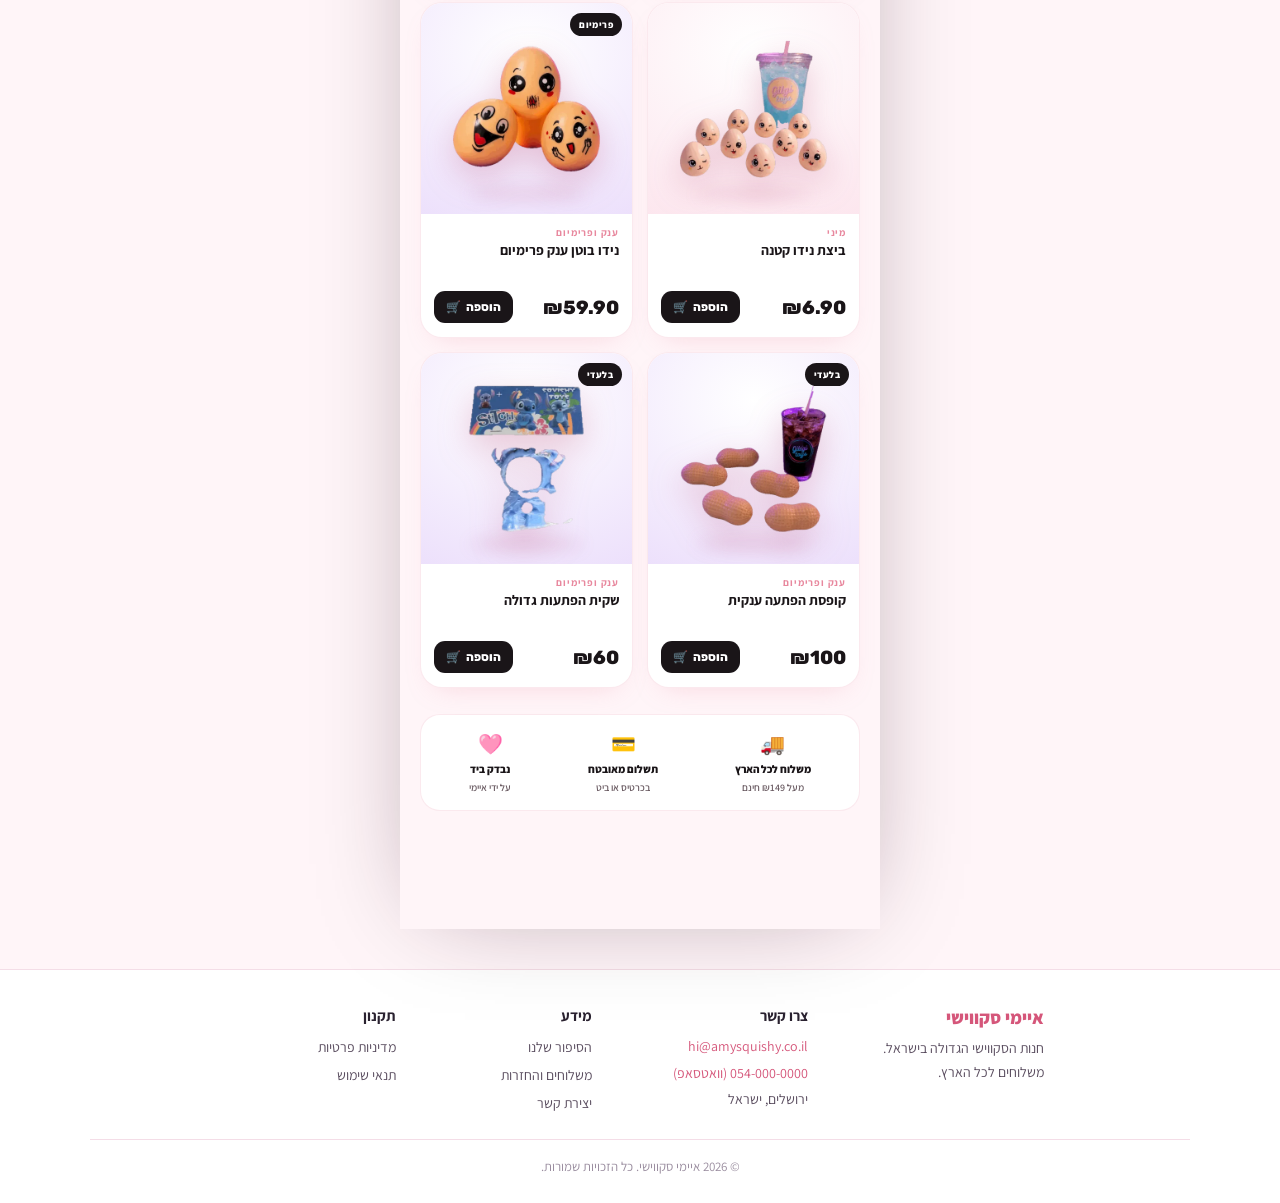
<file: shop.html>
<!DOCTYPE html>
<html lang="he" dir="rtl">
<head>
<meta charset="UTF-8">
<meta name="viewport" content="width=device-width, initial-scale=1, viewport-fit=cover">
<title>החנות | איימי סקווישי | קנו סקווישי אונליין</title>
<!-- SEO: primary meta -->
<meta name="description" content="החנות של איימי סקווישי - מגוון רחב של סקווישי במחירים מעולים. הזמינו בקלות ובבטחה, משלוח מהיר עד הבית. הסקווישי הכי שווים בישראל.">
<meta name="keywords" content="חנות סקווישי, קניית סקווישי, סקווישי אונליין, איימי סקווישי, squishy shop israel">
<meta name="author" content="איימי סקווישי">
<meta name="robots" content="index, follow, max-image-preview:large">
<meta name="googlebot" content="index, follow">
<link rel="canonical" href="https://gitteromri-ux.github.io/amy-squishy-new/shop.html">
<link rel="alternate" hreflang="he-IL" href="https://gitteromri-ux.github.io/amy-squishy-new/shop.html">
<link rel="alternate" hreflang="x-default" href="https://gitteromri-ux.github.io/amy-squishy-new/shop.html">

<!-- SEO: Open Graph -->
<meta property="og:type" content="website">
<meta property="og:site_name" content="איימי סקווישי">
<meta property="og:locale" content="he_IL">
<meta property="og:title" content="החנות | איימי סקווישי | קנו סקווישי אונליין">
<meta property="og:description" content="החנות של איימי סקווישי - מגוון רחב של סקווישי במחירים מעולים. הזמינו בקלות ובבטחה, משלוח מהיר עד הבית. הסקווישי הכי שווים בישראל.">
<meta property="og:url" content="https://gitteromri-ux.github.io/amy-squishy-new/shop.html">
<meta property="og:image" content="https://gitteromri-ux.github.io/amy-squishy-new/assets/products/sq-001.webp">
<meta property="og:image:alt" content="איימי סקווישי">

<!-- SEO: Twitter -->
<meta name="twitter:card" content="summary_large_image">
<meta name="twitter:title" content="החנות | איימי סקווישי | קנו סקווישי אונליין">
<meta name="twitter:description" content="החנות של איימי סקווישי - מגוון רחב של סקווישי במחירים מעולים. הזמינו בקלות ובבטחה, משלוח מהיר עד הבית. הסקווישי הכי שווים בישראל.">
<meta name="twitter:image" content="https://gitteromri-ux.github.io/amy-squishy-new/assets/products/sq-001.webp">

<!-- SEO: favicons -->
<link rel="icon" type="image/png" href="assets/amy-owner-avatar.png">
<link rel="apple-touch-icon" href="assets/amy-owner-avatar.png">

<!-- SEO: theme -->
<meta name="theme-color" content="#E8889E">

<!-- SEO: Schema.org -->
<script type="application/ld+json">
{
  "@context": "https://schema.org",
  "@type": "Store",
  "name": "איימי סקווישי",
  "alternateName": [
    "Amy Squishy",
    "Aimee Squishy"
  ],
  "url": "https://gitteromri-ux.github.io/amy-squishy-new/",
  "logo": "https://gitteromri-ux.github.io/amy-squishy-new/assets/amy-owner-avatar.png",
  "image": "https://gitteromri-ux.github.io/amy-squishy-new/assets/products/sq-001.webp",
  "description": "חנות הסקווישי המובילה בישראל - מגוון רחב של סקווישי, בליינד בגז וצעצועי לחיצה.",
  "email": "hi@amysquishy.co.il",
  "address": {
    "@type": "PostalAddress",
    "addressCountry": "IL",
    "addressLocality": "ירושלים"
  },
  "areaServed": {
    "@type": "Country",
    "name": "Israel"
  },
  "sameAs": []
}
</script>
<script type="application/ld+json">
{
  "@context": "https://schema.org",
  "@type": "WebSite",
  "name": "איימי סקווישי",
  "alternateName": "Amy Squishy",
  "url": "https://gitteromri-ux.github.io/amy-squishy-new/",
  "inLanguage": "he-IL",
  "potentialAction": {
    "@type": "SearchAction",
    "target": "https://gitteromri-ux.github.io/amy-squishy-new/shop.html?q={search_term_string}",
    "query-input": "required name=search_term_string"
  }
}
</script>
<!-- /SEO -->

<link rel="preconnect" href="https://fonts.googleapis.com">
<link rel="preconnect" href="https://fonts.gstatic.com" crossorigin>
<link href="https://fonts.googleapis.com/css2?family=Assistant:wght@400;500;600;700;800&family=Rubik:wght@400;500;600;700;800;900&family=Gveret+Levin+AlefAlefAlef&display=swap" rel="stylesheet">
<link rel="stylesheet" href="home.css">
<link rel="stylesheet" href="shop.css">
<meta name="ext-resource-dependency" content="assets/products/sq-001.webp" data-resource-id="sq-001" />
<meta name="ext-resource-dependency" content="assets/products/sq-002.webp" data-resource-id="sq-002" />
<meta name="ext-resource-dependency" content="assets/products/sq-003.webp" data-resource-id="sq-003" />
<meta name="ext-resource-dependency" content="assets/products/sq-004.webp" data-resource-id="sq-004" />
<meta name="ext-resource-dependency" content="assets/products/sq-005.webp" data-resource-id="sq-005" />
<meta name="ext-resource-dependency" content="assets/products/sq-006.webp" data-resource-id="sq-006" />
<meta name="ext-resource-dependency" content="assets/products/sq-007.webp" data-resource-id="sq-007" />
<meta name="ext-resource-dependency" content="assets/products/sq-008.webp" data-resource-id="sq-008" />
<meta name="ext-resource-dependency" content="assets/products/sq-009.webp" data-resource-id="sq-009" />
<meta name="ext-resource-dependency" content="assets/products/sq-010.webp" data-resource-id="sq-010" />
<meta name="ext-resource-dependency" content="assets/products/sq-011.webp" data-resource-id="sq-011" />
<meta name="ext-resource-dependency" content="assets/products/sq-012.webp" data-resource-id="sq-012" />
<meta name="ext-resource-dependency" content="assets/products/sq-013.webp" data-resource-id="sq-013" />
<meta name="ext-resource-dependency" content="assets/products/sq-014.webp" data-resource-id="sq-014" />
<meta name="ext-resource-dependency" content="assets/products/sq-015.webp" data-resource-id="sq-015" />
<meta name="ext-resource-dependency" content="assets/products/sq-016.webp" data-resource-id="sq-016" />
<meta name="ext-resource-dependency" content="assets/products/sq-017.webp" data-resource-id="sq-017" />
<meta name="ext-resource-dependency" content="assets/products/sq-018.webp" data-resource-id="sq-018" />
<meta name="ext-resource-dependency" content="assets/products/sq-019.webp" data-resource-id="sq-019" />
<meta name="ext-resource-dependency" content="assets/products/sq-020.webp" data-resource-id="sq-020" />
<meta name="ext-resource-dependency" content="assets/products/sq-021.webp" data-resource-id="sq-021" />
<meta name="ext-resource-dependency" content="assets/products/sq-022.webp" data-resource-id="sq-022" />
<meta name="ext-resource-dependency" content="assets/products/sq-023.webp" data-resource-id="sq-023" />
<meta name="ext-resource-dependency" content="assets/products/sq-024.webp" data-resource-id="sq-024" />
<meta name="ext-resource-dependency" content="assets/products/sq-025.webp" data-resource-id="sq-025" />
<meta name="ext-resource-dependency" content="assets/products/sq-026.webp" data-resource-id="sq-026" />
<meta name="ext-resource-dependency" content="assets/products/sq-027.webp" data-resource-id="sq-027" />
<meta name="ext-resource-dependency" content="assets/products/sq-028.webp" data-resource-id="sq-028" />
<meta name="ext-resource-dependency" content="assets/products/sq-029.webp" data-resource-id="sq-029" />
<meta name="ext-resource-dependency" content="assets/products/sq-030.webp" data-resource-id="sq-030" />
<meta name="ext-resource-dependency" content="assets/products/sq-031.webp" data-resource-id="sq-031" />
<meta name="ext-resource-dependency" content="assets/products/sq-032.webp" data-resource-id="sq-032" />
<meta name="ext-resource-dependency" content="assets/products/sq-033.webp" data-resource-id="sq-033" />
<meta name="ext-resource-dependency" content="assets/products/sq-034.webp" data-resource-id="sq-034" />
<meta name="ext-resource-dependency" content="assets/products/sq-035.webp" data-resource-id="sq-035" />
<meta name="ext-resource-dependency" content="assets/products/sq-036.webp" data-resource-id="sq-036" />
<meta name="ext-resource-dependency" content="assets/products/sq-037.webp" data-resource-id="sq-037" />
<meta name="ext-resource-dependency" content="assets/products/sq-038.webp" data-resource-id="sq-038" />
<meta name="ext-resource-dependency" content="assets/products/sq-039.webp" data-resource-id="sq-039" />
<meta name="ext-resource-dependency" content="assets/products/sq-040.webp" data-resource-id="sq-040" />
<meta name="ext-resource-dependency" content="assets/products/sq-041.webp" data-resource-id="sq-041" />
<meta name="ext-resource-dependency" content="assets/products/sq-042.webp" data-resource-id="sq-042" />
<meta name="ext-resource-dependency" content="assets/products/sq-043.webp" data-resource-id="sq-043" />
<meta name="ext-resource-dependency" content="assets/products/sq-044.webp" data-resource-id="sq-044" />
<meta name="ext-resource-dependency" content="assets/products/sq-045.webp" data-resource-id="sq-045" />
<meta name="ext-resource-dependency" content="assets/products/sq-046.webp" data-resource-id="sq-046" />
<meta name="ext-resource-dependency" content="assets/products/sq-047.webp" data-resource-id="sq-047" />
<meta name="ext-resource-dependency" content="assets/products/sq-048.webp" data-resource-id="sq-048" />
<meta name="ext-resource-dependency" content="assets/products/sq-049.webp" data-resource-id="sq-049" />
<meta name="ext-resource-dependency" content="assets/products/sq-050.webp" data-resource-id="sq-050" />
<meta name="ext-resource-dependency" content="assets/products/sq-051.webp" data-resource-id="sq-051" />
<meta name="ext-resource-dependency" content="assets/products/sq-052.webp" data-resource-id="sq-052" />
<meta name="ext-resource-dependency" content="assets/products/sq-053.webp" data-resource-id="sq-053" />
<meta name="ext-resource-dependency" content="assets/products/sq-054.webp" data-resource-id="sq-054" />
<meta name="ext-resource-dependency" content="assets/products/sq-055.webp" data-resource-id="sq-055" />
<meta name="ext-resource-dependency" content="assets/products/sq-056.webp" data-resource-id="sq-056" />
<meta name="ext-resource-dependency" content="assets/products/sq-057.webp" data-resource-id="sq-057" />
<meta name="ext-resource-dependency" content="assets/products/sq-058.webp" data-resource-id="sq-058" />
<meta name="ext-resource-dependency" content="assets/products/sq-059.webp" data-resource-id="sq-059" />
<meta name="ext-resource-dependency" content="assets/products/sq-060.webp" data-resource-id="sq-060" />
<meta name="ext-resource-dependency" content="assets/products/sq-061.webp" data-resource-id="sq-061" />
<meta name="ext-resource-dependency" content="assets/products/sq-062.webp" data-resource-id="sq-062" />
<meta name="ext-resource-dependency" content="assets/products/sq-063.webp" data-resource-id="sq-063" />
<meta name="ext-resource-dependency" content="assets/products/sq-064.webp" data-resource-id="sq-064" />
<meta name="ext-resource-dependency" content="assets/products/sq-065.webp" data-resource-id="sq-065" />
<meta name="ext-resource-dependency" content="assets/products/sq-066.webp" data-resource-id="sq-066" />
<meta name="ext-resource-dependency" content="assets/products/sq-067.webp" data-resource-id="sq-067" />
<meta name="ext-resource-dependency" content="assets/products/sq-068.webp" data-resource-id="sq-068" />
<meta name="ext-resource-dependency" content="assets/products/sq-069.webp" data-resource-id="sq-069" />
<meta name="ext-resource-dependency" content="assets/products/sq-070.webp" data-resource-id="sq-070" />
<meta name="ext-resource-dependency" content="assets/products/sq-071.webp" data-resource-id="sq-071" />
<meta name="ext-resource-dependency" content="assets/products/sq-072.webp" data-resource-id="sq-072" />
<meta name="ext-resource-dependency" content="assets/products/sq-073.webp" data-resource-id="sq-073" />
<meta name="ext-resource-dependency" content="assets/products/sq-074.webp" data-resource-id="sq-074" />
<meta name="ext-resource-dependency" content="assets/products/sq-075.webp" data-resource-id="sq-075" />
<meta name="ext-resource-dependency" content="assets/products/sq-076.webp" data-resource-id="sq-076" />
<meta name="ext-resource-dependency" content="assets/products/sq-077.webp" data-resource-id="sq-077" />
<meta name="ext-resource-dependency" content="assets/products/sq-078.webp" data-resource-id="sq-078" />
<meta name="ext-resource-dependency" content="assets/products/sq-079.webp" data-resource-id="sq-079" />
<meta name="ext-resource-dependency" content="assets/products/sq-080.webp" data-resource-id="sq-080" />
<meta name="ext-resource-dependency" content="assets/products/sq-081.webp" data-resource-id="sq-081" />
<meta name="ext-resource-dependency" content="assets/products/sq-082.webp" data-resource-id="sq-082" />
<meta name="ext-resource-dependency" content="assets/products/sq-083.webp" data-resource-id="sq-083" />
<meta name="ext-resource-dependency" content="assets/products/sq-084.webp" data-resource-id="sq-084" />
</head>
<body>
<div class="grain" aria-hidden="true"></div>

<div class="app">

  <header class="topbar" id="topbar">
    <a class="brand" href="index.html">איימי <small>Squishy</small></a>
    <a class="cart-btn" href="#"><span class="n" id="cartN">0</span>עגלה</a>
  </header>

  <!-- HERO STRIP -->
  <section class="shop-hero" data-screen-label="shop-hero">
    <span class="e">מגוון הסקווישי הגדול בישראל</span>
    <h1>החנות של איימי 🛍️</h1>
    <p>84 דגמי סקווישי ב-15 קטגוריות - מהנידו הקלאסי ועד הענקים הפרימיום.</p>
  </section>

  <!-- CATEGORY TABS -->
  <div class="tabs-wrap">
    <div class="cat-tabs" id="catTabs"></div>
  </div>

  <!-- CONTROLS -->
  <div class="shop-controls">
    <div class="search-wrap">
      <span class="ic">🔍</span>
      <input type="search" id="shopSearch" placeholder="חיפוש סקווישי..." autocomplete="off" aria-label="חיפוש">
    </div>
    <div class="sort-wrap">
      <select id="shopSort" aria-label="מיון">
        <option value="featured">מומלצים</option>
        <option value="low">מחיר: מהנמוך</option>
        <option value="high">מחיר: מהגבוה</option>
        <option value="name">לפי שם</option>
      </select>
    </div>
  </div>
  <div class="shop-count" id="shopCount"></div>

  <!-- GRID -->
  <main class="shop-grid" id="shopGrid"></main>
  <div class="shop-empty" id="shopEmpty" hidden>
    <div class="big">🔍</div>
    <h3>לא נמצאו דגמים</h3>
    <p>נסו חיפוש אחר או בחרו קטגוריה אחרת.</p>
  </div>

  <!-- TRUST -->
  <div class="shop-trust" data-screen-label="trust">
    <div><span class="ic">🚚</span><b>משלוח לכל הארץ</b><small>מעל ₪149 חינם</small></div>
    <div><span class="ic">💳</span><b>תשלום מאובטח</b><small>בכרטיס או ביט</small></div>
    <div><span class="ic">🩷</span><b>נבדק ביד</b><small>על ידי איימי</small></div>
  </div>

  <!-- TAB BAR -->
  <nav class="tabbar">
    <a class="tab" href="index.html"><span class="ic">🏠</span>בית</a>
    <a class="tab active" href="shop.html"><span class="ic">🛍️</span>חנות</a>
    <a class="tab" href="about.html"><span class="ic">📖</span>הסיפור</a>
    <a class="tab" href="index.html#portal"><span class="ic">🚚</span>מעקב</a>
    <a class="tab" href="#"><span class="ic">🛒</span>עגלה<span class="dot">0</span></a>
  </nav>

  <!-- WhatsApp chat -->
  <button class="wa-fab" id="waFab" aria-label="צ'אט וואטסאפ">
    <span class="ping"></span>
    <svg viewBox="0 0 32 32" aria-hidden="true"><path d="M16 3C9.4 3 4 8.4 4 15c0 2.1.6 4.1 1.6 5.9L4 29l8.3-1.6c1.7.9 3.6 1.4 5.7 1.4 6.6 0 12-5.4 12-12S22.6 3 16 3zm0 21.8c-1.8 0-3.5-.5-5-1.4l-.4-.2-4.9 1 1-4.8-.3-.4C5.5 18.3 5 16.7 5 15c0-6 4.9-10.9 11-10.9S27 9 27 15s-4.9 10.8-11 10.8zm6-8.1c-.3-.2-1.9-1-2.2-1.1-.3-.1-.5-.2-.8.1-.2.3-.9 1.1-1.1 1.3-.2.2-.4.2-.7.1-1.8-.9-3-1.6-4.2-3.6-.3-.5.3-.5.9-1.6.1-.2 0-.4 0-.6s-.8-1.9-1.1-2.6c-.3-.7-.6-.6-.8-.6h-.7c-.2 0-.6.1-.9.4-.3.3-1.2 1.2-1.2 2.9s1.2 3.3 1.4 3.6c.2.2 2.5 3.8 6 5.3 2.2.9 3 1 4.1.9.7-.1 1.9-.8 2.2-1.5.3-.7.3-1.4.2-1.5-.1-.2-.3-.2-.6-.4z"></path></svg>
  </button>
  <div class="wa-panel" id="waPanel" role="dialog" aria-label="צ'אט עם איימי">
    <div class="wa-head">
      <span class="av"><img src="assets/img/amy-owner-avatar.png" alt="איימי"></span>
      <div><b>איימי סקווישי</b><small>בדרך כלל עונה תוך דקות</small></div>
      <span class="x" id="waClose" aria-label="סגירה">×</span>
    </div>
    <div class="wa-body" id="waBody">
      <div class="wa-msg bot">היי! 🩷 אני איימי. באיזה סקווישי אפשר לעזור לכם היום?</div>
      <div class="wa-quick">
        <button class="wa-q">איזה דגם הכי נמכר?</button>
        <button class="wa-q">מתי המשלוח מגיע?</button>
        <button class="wa-q">יש קוד הנחה?</button>
      </div>
    </div>
    <a class="wa-cta" href="#" target="_blank" rel="noopener">המשך בוואטסאפ ←</a>
  </div>

</div>
<script src="shop.js"></script>
<template id="__bundler_thumbnail" data-bg-color="#FF4D8D">
  <svg viewBox="0 0 1200 800" xmlns="http://www.w3.org/2000/svg">
    <rect width="1200" height="800" fill="#FF4D8D"/>
    <g transform="translate(600 400)">
      <ellipse cx="0" cy="150" rx="150" ry="26" fill="rgba(0,0,0,0.12)"/>
      <path d="M0 120 C-150 40 -150 -150 0 -70 C150 -150 150 40 0 120 Z" fill="#FFFFFF"/>
      <circle cx="-48" cy="-40" r="16" fill="#3E0A24"/>
      <circle cx="48" cy="-40" r="16" fill="#3E0A24"/>
      <path d="M-40 10 Q0 50 40 10" stroke="#3E0A24" stroke-width="12" fill="none" stroke-linecap="round"/>
    </g>
  </svg>
</template>
<!-- SITE FOOTER -->
<footer class="site-footer" style="background:#fff;border-top:1px solid #f4dde7;padding:36px 20px 28px;margin-top:40px;color:#5a4d5f;font-family:'Assistant','Rubik',system-ui,sans-serif;text-align:center">
  <div style="max-width:1100px;margin:0 auto">
    <div style="display:flex;flex-wrap:wrap;justify-content:center;gap:24px 36px;margin-bottom:22px;text-align:start">
      <div style="min-width:200px">
        <div style="font-weight:800;font-size:18px;color:#D5567A;margin-bottom:8px">איימי סקווישי</div>
        <div style="font-size:14px;line-height:1.7">חנות הסקווישי הגדולה בישראל.<br>משלוחים לכל הארץ.</div>
      </div>
      <div style="min-width:180px">
        <div style="font-weight:700;font-size:15px;color:#2a2230;margin-bottom:8px">צרו קשר</div>
        <div style="font-size:14px;line-height:1.9">
          <a href="mailto:hi@amysquishy.co.il" style="color:#D5567A;text-decoration:none">hi@amysquishy.co.il</a><br>
          <a href="https://wa.me/972540000000" target="_blank" rel="noopener" style="color:#D5567A;text-decoration:none">054-000-0000 (וואטסאפ)</a><br>
          ירושלים, ישראל
        </div>
      </div>
      <div style="min-width:160px">
        <div style="font-weight:700;font-size:15px;color:#2a2230;margin-bottom:8px">מידע</div>
        <div style="font-size:14px;line-height:2">
          <a href="about.html" style="color:#5a4d5f;text-decoration:none;display:block">הסיפור שלנו</a>
          <a href="shipping.html" style="color:#5a4d5f;text-decoration:none;display:block">משלוחים והחזרות</a>
          <a href="contact.html" style="color:#5a4d5f;text-decoration:none;display:block">יצירת קשר</a>
        </div>
      </div>
      <div style="min-width:160px">
        <div style="font-weight:700;font-size:15px;color:#2a2230;margin-bottom:8px">תקנון</div>
        <div style="font-size:14px;line-height:2">
          <a href="privacy.html" style="color:#5a4d5f;text-decoration:none;display:block">מדיניות פרטיות</a>
          <a href="terms.html" style="color:#5a4d5f;text-decoration:none;display:block">תנאי שימוש</a>
        </div>
      </div>
    </div>
    <div style="border-top:1px solid #f4dde7;padding-top:18px;font-size:13px;color:#9a8d9f">
      © 2026 איימי סקווישי. כל הזכויות שמורות.
    </div>
  </div>
</footer>
<!-- /SITE FOOTER -->

</body>
</html>
</file>
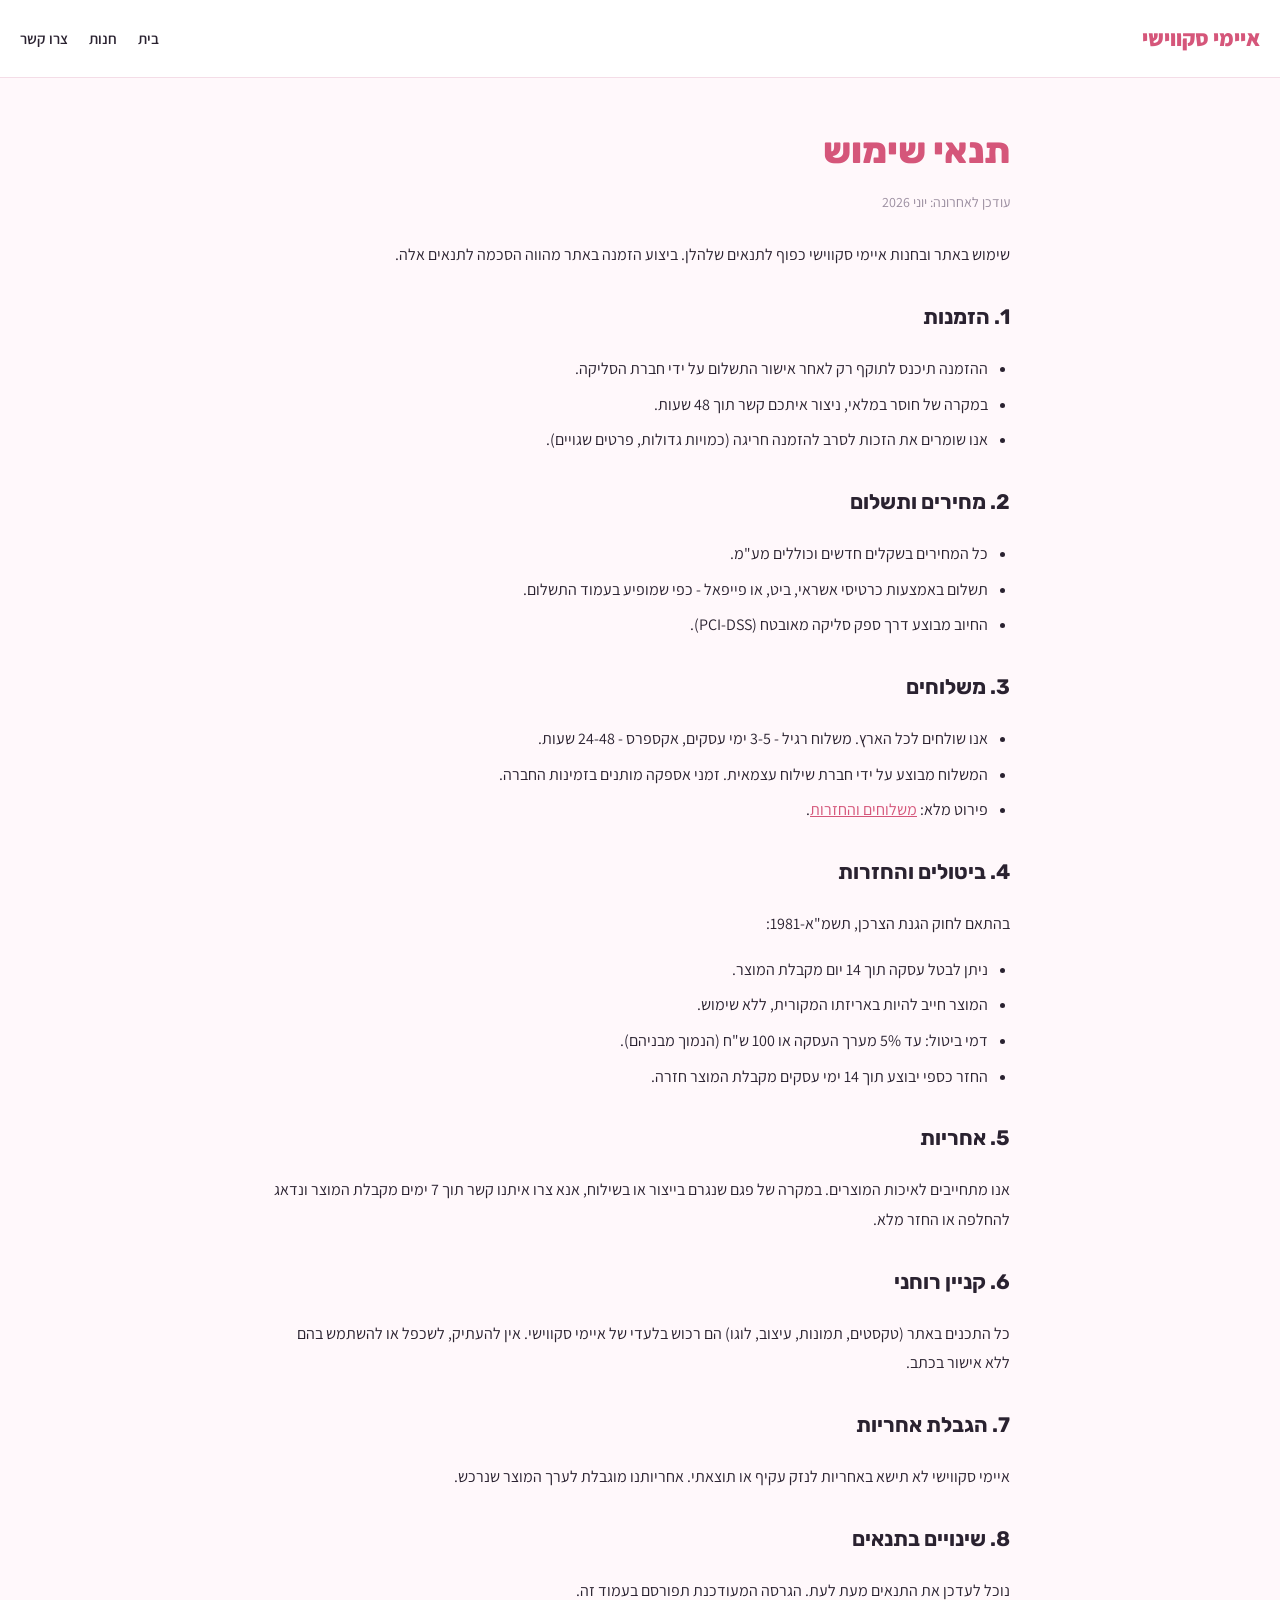
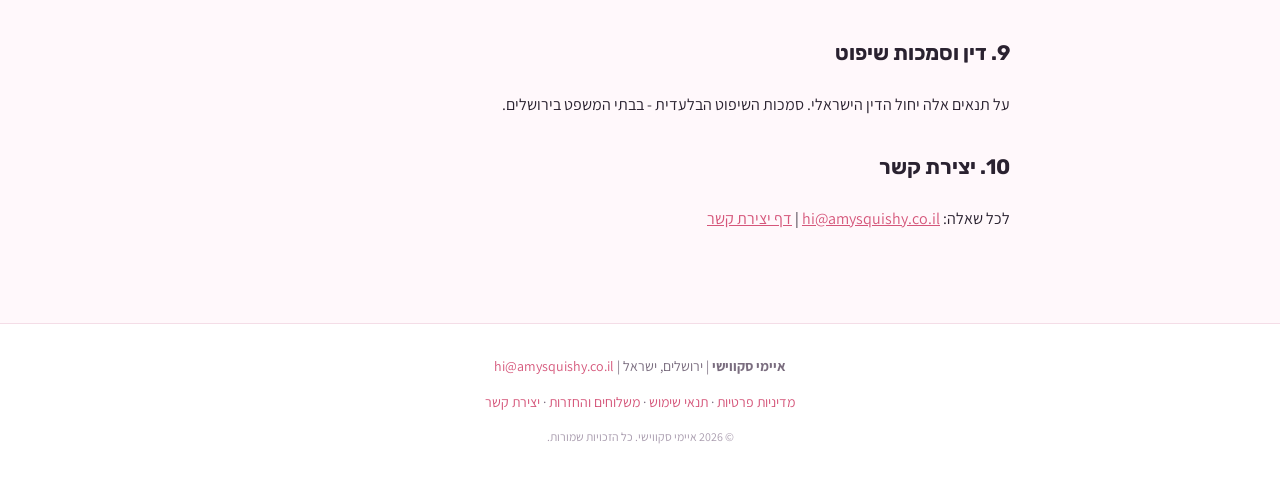
<file: terms.html>
<!DOCTYPE html>
<html lang="he" dir="rtl">
<head>
<meta charset="UTF-8">
<meta name="viewport" content="width=device-width, initial-scale=1, viewport-fit=cover">
<title>תנאי שימוש | איימי סקווישי</title>
<meta name="description" content="תנאי השימוש באתר איימי סקווישי. הזמנות, תשלום, החזרות והגנת הצרכן בהתאם לחוק הישראלי.">
<meta name="robots" content="index, follow">
<link rel="canonical" href="https://gitteromri-ux.github.io/amy-squishy-new/terms.html">
<link rel="icon" type="image/png" href="assets/amy-owner-avatar.png">
<link rel="preconnect" href="https://fonts.googleapis.com">
<link rel="preconnect" href="https://fonts.gstatic.com" crossorigin>
<link href="https://fonts.googleapis.com/css2?family=Rubik:wght@400;500;600;700&family=Assistant:wght@400;500;600;700&display=swap" rel="stylesheet">
<style>
:root{ --pink:#E8889E; --pink-deep:#D5567A; --pink-soft:#FCE0E9; --ink:#2a2230; }
*{box-sizing:border-box}
body{font-family:'Assistant','Rubik',system-ui,sans-serif;margin:0;background:#FFF8FB;color:var(--ink);line-height:1.85}
.wrap{max-width:780px;margin:0 auto;padding:32px 20px 80px}
header{padding:18px 20px;background:#fff;border-bottom:1px solid #f4dde7;display:flex;justify-content:space-between;align-items:center;position:sticky;top:0;z-index:10}
header a.brand{font-weight:800;font-size:22px;color:var(--pink-deep);text-decoration:none}
header nav a{margin-inline-start:18px;color:var(--ink);text-decoration:none;font-weight:600;font-size:15px}
h1{font-family:'Rubik',sans-serif;font-size:36px;font-weight:800;color:var(--pink-deep);margin:8px 0 6px}
.meta-date{color:#9a8d9f;font-size:14px;margin-bottom:24px}
h2{font-family:'Rubik',sans-serif;font-size:21px;margin-top:28px;color:var(--ink)}
p{margin:10px 0}
ul{padding-inline-start:22px}
li{margin:6px 0}
a{color:var(--pink-deep)}
footer{background:#fff;border-top:1px solid #f4dde7;padding:30px 20px;text-align:center;color:#7a6d7f;font-size:14px}
footer a{color:var(--pink-deep);text-decoration:none}
</style>
</head>
<body>
<header>
  <a class="brand" href="index.html">איימי סקווישי</a>
  <nav>
    <a href="index.html">בית</a>
    <a href="shop.html">חנות</a>
    <a href="contact.html">צרו קשר</a>
  </nav>
</header>

<div class="wrap">
  <h1>תנאי שימוש</h1>
  <div class="meta-date">עודכן לאחרונה: יוני 2026</div>

  <p>שימוש באתר ובחנות איימי סקווישי כפוף לתנאים שלהלן. ביצוע הזמנה באתר מהווה הסכמה לתנאים אלה.</p>

  <h2>1. הזמנות</h2>
  <ul>
    <li>ההזמנה תיכנס לתוקף רק לאחר אישור התשלום על ידי חברת הסליקה.</li>
    <li>במקרה של חוסר במלאי, ניצור איתכם קשר תוך 48 שעות.</li>
    <li>אנו שומרים את הזכות לסרב להזמנה חריגה (כמויות גדולות, פרטים שגויים).</li>
  </ul>

  <h2>2. מחירים ותשלום</h2>
  <ul>
    <li>כל המחירים בשקלים חדשים וכוללים מע"מ.</li>
    <li>תשלום באמצעות כרטיסי אשראי, ביט, או פייפאל - כפי שמופיע בעמוד התשלום.</li>
    <li>החיוב מבוצע דרך ספק סליקה מאובטח (PCI-DSS).</li>
  </ul>

  <h2>3. משלוחים</h2>
  <ul>
    <li>אנו שולחים לכל הארץ. משלוח רגיל - 3-5 ימי עסקים, אקספרס - 24-48 שעות.</li>
    <li>המשלוח מבוצע על ידי חברת שילוח עצמאית. זמני אספקה מותנים בזמינות החברה.</li>
    <li>פירוט מלא: <a href="shipping.html">משלוחים והחזרות</a>.</li>
  </ul>

  <h2>4. ביטולים והחזרות</h2>
  <p>בהתאם לחוק הגנת הצרכן, תשמ"א-1981:</p>
  <ul>
    <li>ניתן לבטל עסקה תוך 14 יום מקבלת המוצר.</li>
    <li>המוצר חייב להיות באריזתו המקורית, ללא שימוש.</li>
    <li>דמי ביטול: עד 5% מערך העסקה או 100 ש"ח (הנמוך מבניהם).</li>
    <li>החזר כספי יבוצע תוך 14 ימי עסקים מקבלת המוצר חזרה.</li>
  </ul>

  <h2>5. אחריות</h2>
  <p>אנו מתחייבים לאיכות המוצרים. במקרה של פגם שנגרם בייצור או בשילוח, אנא צרו איתנו קשר תוך 7 ימים מקבלת המוצר ונדאג להחלפה או החזר מלא.</p>

  <h2>6. קניין רוחני</h2>
  <p>כל התכנים באתר (טקסטים, תמונות, עיצוב, לוגו) הם רכוש בלעדי של איימי סקווישי. אין להעתיק, לשכפל או להשתמש בהם ללא אישור בכתב.</p>

  <h2>7. הגבלת אחריות</h2>
  <p>איימי סקווישי לא תישא באחריות לנזק עקיף או תוצאתי. אחריותנו מוגבלת לערך המוצר שנרכש.</p>

  <h2>8. שינויים בתנאים</h2>
  <p>נוכל לעדכן את התנאים מעת לעת. הגרסה המעודכנת תפורסם בעמוד זה.</p>

  <h2>9. דין וסמכות שיפוט</h2>
  <p>על תנאים אלה יחול הדין הישראלי. סמכות השיפוט הבלעדית - בבתי המשפט בירושלים.</p>

  <h2>10. יצירת קשר</h2>
  <p>לכל שאלה: <a href="mailto:hi@amysquishy.co.il">hi@amysquishy.co.il</a> | <a href="contact.html">דף יצירת קשר</a></p>
</div>

<footer>
  <div style="margin-bottom:10px"><b>איימי סקווישי</b> | ירושלים, ישראל | <a href="mailto:hi@amysquishy.co.il">hi@amysquishy.co.il</a></div>
  <div>
    <a href="privacy.html">מדיניות פרטיות</a> ·
    <a href="terms.html">תנאי שימוש</a> ·
    <a href="shipping.html">משלוחים והחזרות</a> ·
    <a href="contact.html">יצירת קשר</a>
  </div>
  <div style="margin-top:10px;color:#a99cae;font-size:12px">© 2026 איימי סקווישי. כל הזכויות שמורות.</div>
</footer>
</body>
</html>
</file>
<file: home.css>
/* ====================================================================
   AMY SQUISHY — HOME · "Maison Squish" · editorial / fashion-house
   bone + aubergine + restrained blush · oversized serif · no emoji UI
   ==================================================================== */
:root{
  --pink:#F7B5C4;--pink-soft:#FDE8EE;--pink-deep:#E8889E;--pink-tint:#FFF5F8;
  --sky:#BFE3F0;--sky-deep:#7FC4DD;--mint:#BFEFD2;
  --white:#fff;--cream:#FFFCFD;
  --bone:#FFF5F8;--paper:#FFFFFF;--sand:#FDE8EE;
  --ink:#1A1518;--ink2:#2A2228;--ink-soft:#6B5C63;
  --wine:#E8889E;--wine2:#7FC4DD;--flush:#FF6FA0;--blush:#FDE8EE;--blush2:#F7B5C4;--gold:#7FC4DD;
  --line:rgba(232,136,158,.18);
  --glow:0 0 26px rgba(255,111,160,.45);
  --shadow:0 22px 50px -26px rgba(232,136,158,.5);
  --shadow-lg:0 34px 70px -30px rgba(232,136,158,.55);
  --shadow-soft:0 12px 28px -16px rgba(232,136,158,.34);
  --shadow-md:0 12px 40px rgba(232,136,158,.22);
  --col:480px;
}
*{margin:0;padding:0;box-sizing:border-box}
html{-webkit-text-size-adjust:100%}
body{font-family:'Assistant',system-ui,sans-serif;color:var(--ink);background:var(--bone);-webkit-font-smoothing:antialiased;overflow-x:hidden}
img{display:block;max-width:100%}
a{color:inherit;text-decoration:none}
.display{font-family:'Rubik',sans-serif;font-weight:800;letter-spacing:-.02em;line-height:.92}
.kicker{font-family:'Assistant',sans-serif;font-weight:800;font-size:11.5px;letter-spacing:.34em;text-transform:uppercase}
.script{font-family:'Gveret Levin AlefAlefAlef',cursive;font-weight:400;letter-spacing:0}

/* paper grain */
.grain{position:fixed;inset:0;z-index:1;pointer-events:none;opacity:.4;mix-blend-mode:multiply;
  background-image:url("data:image/svg+xml,%3Csvg xmlns='http://www.w3.org/2000/svg' width='180' height='180'%3E%3Cfilter id='n'%3E%3CfeTurbulence type='fractalNoise' baseFrequency='0.85' numOctaves='2'/%3E%3C/filter%3E%3Crect width='100%25' height='100%25' filter='url(%23n)' opacity='0.5'/%3E%3C/svg%3E")}
.atmos{display:none}

.app{position:relative;z-index:3;width:100%;max-width:var(--col);margin:0 auto;min-height:100vh;background:var(--bone);box-shadow:0 0 100px -30px rgba(35,10,28,.4);padding-bottom:112px;overflow:hidden}

/* topbar */
.topbar{position:sticky;top:0;z-index:80;display:flex;align-items:center;justify-content:space-between;padding:15px 20px;background:rgba(242,235,221,.72);backdrop-filter:blur(16px) saturate(1.3);-webkit-backdrop-filter:blur(16px) saturate(1.3);border-bottom:1px solid var(--line);transition:background .3s}
.brand{display:flex;align-items:baseline;gap:9px;font-family:'Rubik',sans-serif;font-size:21px;letter-spacing:-.02em}
.brand .mark{display:none}
.brand small{font-family:'Assistant';font-weight:700;font-size:9.5px;letter-spacing:.3em;text-transform:uppercase;color:var(--ink-soft)}
.cart-btn{display:flex;align-items:center;gap:7px;font-weight:700;font-size:12px;letter-spacing:.12em;text-transform:uppercase;color:var(--ink);background:none;border:none;padding:6px 0}
.cart-btn .n{background:var(--ink);color:var(--paper);font-size:11px;min-width:20px;height:20px;border-radius:50%;display:grid;place-items:center;padding:0 5px;transition:transform .3s cubic-bezier(.2,.9,.25,1.7)}
.cart-btn .n.pop{transform:scale(1.55)}

/* buttons */
.btn{display:inline-flex;align-items:center;justify-content:center;gap:9px;font-family:'Assistant';font-weight:800;font-size:14px;letter-spacing:.04em;padding:16px 26px;border-radius:0;transition:transform .4s cubic-bezier(.2,.9,.25,1.4),background .3s,color .3s;cursor:pointer;border:1.5px solid var(--ink);position:relative;overflow:hidden}
.btn:active{transform:scale(.95)}
.btn-primary{background:var(--ink);color:var(--paper);box-shadow:0 10px 24px -10px rgba(26,21,24,.5)}
.btn-primary:hover{background:var(--pink-deep);box-shadow:var(--glow),0 10px 24px -10px rgba(232,136,158,.6)}
.btn-pink{background:var(--ink);color:var(--paper);border-color:var(--ink)}
.btn-ghost{background:transparent;color:var(--ink);border:1.5px solid var(--ink)}
.btn-ghost:hover{background:var(--ink);color:var(--paper)}
.btn .arr{font-family:'Rubik',sans-serif;font-size:17px;line-height:1}

/* section scaffold */
section.sec{position:relative;padding:64px 0 56px}
.container{padding:0 24px}
.eyebrow{display:inline-flex;align-items:center;gap:10px;font-family:'Assistant';font-weight:800;font-size:11px;letter-spacing:.3em;text-transform:uppercase;color:var(--wine)}
.eyebrow::before{content:"";width:26px;height:1.5px;background:var(--wine)}
.sec-head{display:flex;flex-direction:column;gap:16px;margin-bottom:34px}
.sec-head .eyebrow{align-self:flex-start}
.sec-head h2{font-family:'Rubik',sans-serif;font-weight:800;font-size:clamp(42px,12.5vw,72px);line-height:.92;letter-spacing:-.025em;color:var(--ink)}
.sec-head h2 .script{font-size:1.08em;color:var(--wine)}
.sec-head p{font-size:16px;line-height:1.62;color:var(--ink-soft);font-weight:500;max-width:36ch}

/* ===================== HERO (full-bleed full-screen) ===================== */
.hero{position:relative;display:flex;flex-direction:column;overflow:hidden;background:linear-gradient(172deg,#FFE4F0 0%,#FFF0F7 52%,#EAF6FB 100%)}
.hero-bg{position:relative;width:100%;height:56vh;max-height:540px;min-height:380px;z-index:0}
.hero-bg img{width:100%;height:100%;object-fit:cover;object-position:88% 16%;animation:kenburns 24s ease-in-out infinite alternate}
.hero-bg::after{content:"";position:absolute;left:0;right:0;bottom:-1px;height:34%;background:linear-gradient(180deg,rgba(255,240,247,0) 0%,rgba(255,240,247,.7) 60%,#FFF0F7 100%)}
.hero-kicker{display:block;font-family:'Assistant';font-weight:800;font-size:10.5px;letter-spacing:.3em;text-transform:uppercase;color:var(--pink-deep);margin-bottom:6px}
@keyframes heropan{0%{background-position:0% 0%}100%{background-position:100% 100%}}
/* floating squishy stickers — just 3, subtle, on the pink, away from Amy's face */
.hero-floats{position:absolute;inset:0;z-index:0;pointer-events:none}
.hf{position:absolute;object-fit:contain;filter:drop-shadow(0 10px 14px rgba(180,20,90,.35));animation:hbob 5.5s ease-in-out infinite;opacity:.95}
.hf2,.hf3,.hf5{display:none}
.hf1{top:6%;left:-8px;width:44px;animation-delay:0s}
.hf4{bottom:30%;left:6px;width:42px;animation-delay:1.4s}
.hf6{bottom:32%;right:8px;width:44px;animation-delay:.6s}
@keyframes hbob{0%,100%{transform:translateY(0) rotate(-6deg)}50%{transform:translateY(-11px) rotate(6deg)}}
.hero-photo::after{content:"";position:absolute;inset:0;border-radius:26px;box-shadow:inset 0 0 0 1px rgba(255,255,255,.4);pointer-events:none}
/* gorgeous floating hearts + squishies */
.hero-hearts{display:none}
.hero-hearts .hh{position:absolute;bottom:-8%;left:var(--x);font-size:calc(22px*var(--s,1));color:var(--blush);
  filter:drop-shadow(0 6px 14px rgba(255,61,110,.45));opacity:0;transform:translateY(0);
  animation:heartfloat 8s ease-in-out var(--d,0s) infinite;will-change:transform,opacity}
.hero-hearts .hh.sq{font-size:0;width:calc(52px*var(--s,1));height:calc(52px*var(--s,1))}
.hero-hearts .hh.sq img{width:100%;height:100%;object-fit:contain;filter:drop-shadow(0 12px 18px rgba(0,0,0,.4))}
@keyframes heartfloat{
  0%{opacity:0;transform:translateY(20px) rotate(-8deg) scale(.7)}
  12%{opacity:.95}
  50%{transform:translateY(-46vh) rotate(6deg) scale(1)}
  78%{opacity:.7}
  100%{opacity:0;transform:translateY(-92vh) rotate(-4deg) scale(1.05)}
}
.hero-copy{position:relative;z-index:2;padding:4px 24px 30px;text-align:center}
.hero-title{font-family:'Rubik',sans-serif;font-weight:800;font-size:clamp(44px,14vw,90px);line-height:.9;letter-spacing:-.03em;margin:6px 0 12px;color:var(--ink)}
.hero-title .ln{display:block;padding-bottom:.04em}
.hero-title .w{display:inline-block;opacity:1;transform:none}
@media (prefers-reduced-motion:no-preference){
  .hero-title .w{animation:wordrise 1s cubic-bezier(.2,.85,.2,1) both;animation-delay:calc(.2s + var(--i)*.1s)}
}
@keyframes wordrise{from{transform:translateY(38%)}to{transform:translateY(0)}}
.hero-title .script{color:var(--pink-deep);font-size:1.12em}
.hero-lead{font-size:16px;line-height:1.6;color:var(--ink-soft);font-weight:600;max-width:34ch;margin-bottom:20px}
.hero-cta{display:flex;gap:0}
.hero-cta .btn{flex:1}
.hero-cta .btn-ghost{border-right:none}
@keyframes kenburns{0%{transform:scale(1.02)}100%{transform:scale(1.08)}}

/* trust ribbon */
.ribbon{background:var(--ink);color:rgba(255,255,255,.85);display:flex;justify-content:space-around;gap:14px;padding:15px 18px}
.ribbon span{font-family:'Assistant';font-weight:700;font-size:11px;letter-spacing:.14em;text-transform:uppercase;white-space:nowrap}

/* ===================== MARQUEE ===================== */
.kmar{position:relative;z-index:5;background:var(--bone);padding:22px 0;overflow:hidden;border-bottom:1px solid var(--line);-webkit-mask:linear-gradient(90deg,transparent,#000 7%,#000 93%,transparent)}
.kmar-track{display:flex;gap:0;width:max-content;animation:scrollx 32s linear infinite}
.kmar-track span{font-family:'Rubik',sans-serif;font-size:40px;color:var(--ink);white-space:nowrap;display:inline-flex;align-items:center;letter-spacing:-.02em;opacity:.92}
.kmar-track span::after{content:"·";color:var(--wine);margin:0 26px;font-size:40px}
.kmar-track span.o{color:transparent;-webkit-text-stroke:1.2px var(--ink)}

/* ===================== STATS (editorial rules) ===================== */
.stats-band{background:var(--paper);border-bottom:1px solid var(--line)}
.stats-band .wrap{display:flex;align-items:stretch;margin:0;padding:34px 24px}
.stat{flex:1;display:flex;flex-direction:column;gap:6px;align-items:center;text-align:center}
.stat+.stat{border-right:1px solid var(--line)}
.snum{font-family:'Rubik',sans-serif;font-weight:800;font-size:clamp(40px,13vw,60px);line-height:.86;color:var(--ink)}
.slbl{font-family:'Assistant';font-weight:700;font-size:10.5px;letter-spacing:.18em;text-transform:uppercase;color:var(--ink-soft)}

/* ===================== generic slider ===================== */
.fold-slider{position:relative;margin:0 -24px}
.fs-track{display:flex;gap:18px;overflow-x:auto;scroll-snap-type:x mandatory;-webkit-overflow-scrolling:touch;padding:6px 24px;scroll-padding-inline:24px;cursor:grab;scrollbar-width:none}
.fs-track::-webkit-scrollbar{display:none}
.fs-track.dragging{cursor:grabbing;scroll-snap-type:none}
.fs-item{scroll-snap-align:start;flex:0 0 auto}
.fs-foot{display:flex;align-items:center;gap:16px;padding:24px 24px 0}
.fs-bar{position:relative;flex:1;height:2px;background:var(--line);overflow:hidden}
.fs-bar i{position:absolute;top:0;bottom:0;right:0;width:30%;background:var(--ink)}
.fs-arrows{display:flex;gap:10px}
.fs-arrow{width:48px;height:48px;border-radius:50%;display:grid;place-items:center;font-family:'Rubik',sans-serif;font-size:20px;background:transparent;color:var(--ink);border:1.5px solid var(--ink);cursor:pointer;transition:transform .3s,background .3s,color .3s}
.fs-arrow:hover{background:var(--ink);color:var(--paper)}
.fs-arrow:active{transform:scale(.85)}

/* ===================== CATEGORIES (premium slider cards) ===================== */
.cat-sec{background:var(--bone)}
.cat-card{width:186px;background:var(--paper);border:1px solid var(--line);border-radius:24px;overflow:hidden;box-shadow:var(--shadow);position:relative;transition:transform .4s cubic-bezier(.2,.9,.25,1.4),box-shadow .4s}
.cat-card:hover{transform:translateY(-4px);box-shadow:var(--shadow-lg),0 0 24px -4px rgba(255,111,160,.35)}
.cat-thumb{position:relative;height:158px;background:radial-gradient(120% 100% at 50% 20%,#fff,var(--tint,#FCE3EC) 100%);display:grid;place-items:center;overflow:hidden}
.cat-thumb::after{content:"";position:absolute;inset:0;background:radial-gradient(60% 50% at 50% 26%,rgba(255,255,255,.6),transparent 72%)}
.cat-thumb img{position:relative;width:124px;height:124px;object-fit:contain;filter:drop-shadow(0 14px 18px rgba(232,136,158,.3));transition:transform .55s cubic-bezier(.2,.8,.2,1)}
.cat-card:hover .cat-thumb img{transform:scale(1.08) rotate(-3deg)}
.cat-idx{position:absolute;top:12px;right:14px;font-family:'Rubik',sans-serif;font-size:14px;color:var(--wine);opacity:.55;z-index:2}
.cat-card .body{padding:15px 16px 17px}
.cat-card h3{font-family:'Rubik',sans-serif;font-weight:800;font-size:20px;color:var(--ink);line-height:1.05}
.cat-card .go{display:inline-flex;align-items:center;gap:6px;margin-top:9px;font-family:'Assistant';font-weight:800;font-size:10.5px;letter-spacing:.16em;text-transform:uppercase;color:var(--wine)}

/* ===================== FEATURED (luxe catalog) ===================== */
.band-pink{background:var(--paper)}
.prod-card{width:268px;background:var(--bone);border:1px solid var(--line);overflow:hidden;position:relative}
.prod-media{position:relative;height:300px;background:radial-gradient(120% 90% at 50% 24%,#fff,var(--tint,#FCE6EF) 100%);display:grid;place-items:center;overflow:hidden}
.prod-media::before{content:"";position:absolute;left:50%;bottom:28px;width:54%;height:16px;border-radius:50%;background:rgba(60,15,40,.16);filter:blur(11px);transform:translateX(-50%)}
.prod-media img{position:relative;width:206px;height:206px;object-fit:contain;filter:drop-shadow(0 22px 26px rgba(60,15,40,.26));transition:transform .55s cubic-bezier(.2,.8,.2,1)}
.prod-card:hover .prod-media img{transform:scale(1.07) rotate(-2deg)}
.pbadge{position:absolute;top:14px;right:14px;font-family:'Assistant';font-size:9.5px;font-weight:800;letter-spacing:.16em;text-transform:uppercase;color:var(--paper);background:var(--ink);padding:6px 11px;z-index:5}
.pfast{position:absolute;top:14px;left:14px;font-family:'Assistant';font-size:9.5px;font-weight:800;letter-spacing:.16em;text-transform:uppercase;color:var(--ink);background:transparent;border:1px solid var(--ink);padding:5px 10px;z-index:5}
.prod-body{padding:18px;display:flex;flex-direction:column;gap:4px}
.prod-body h3{font-family:'Assistant';font-size:16px;font-weight:700;line-height:1.3;min-height:42px;color:var(--ink)}
.prod-meta{display:flex;align-items:center;justify-content:flex-start;margin-top:8px}
.price{font-family:'Rubik',sans-serif;font-weight:800;font-size:26px;color:var(--ink);line-height:1}
.add{margin-top:14px;width:100%;display:flex;align-items:center;justify-content:center;gap:7px;font-family:'Rubik',sans-serif;font-weight:800;font-size:14px;color:#fff;background:var(--ink);border:none;border-radius:14px;padding:13px;cursor:pointer;box-shadow:var(--shadow-soft);transition:transform .3s cubic-bezier(.2,.9,.25,1.6),background .3s}
.add .cartico{font-size:15px}
.add:hover{background:var(--pink-deep);box-shadow:var(--glow)}
.add:active{transform:scale(.95)}

/* ===================== SQUISH PLAYGROUND (black + neon glow) ===================== */
.squish-sec{position:relative;background:linear-gradient(165deg,#1A1518,#000);color:#fff;text-align:center;overflow:hidden;padding:70px 0 66px}
.squish-sec::before{content:"";position:absolute;inset:0;z-index:0;pointer-events:none;
  background:radial-gradient(38% 40% at 18% 26%,rgba(255,111,160,.55),transparent 60%),radial-gradient(40% 42% at 82% 72%,rgba(127,196,221,.5),transparent 62%),radial-gradient(36% 38% at 60% 102%,rgba(191,239,210,.4),transparent 60%);
  filter:blur(20px);animation:bgdrift 16s ease-in-out infinite alternate}
.squish-sec .container,.squish-sec .squish-stage{position:relative;z-index:2}
.squish-sec .eyebrow{color:var(--blush)}
.squish-sec .eyebrow::before{background:var(--blush)}
.squish-sec .sec-head{align-items:center;text-align:center}
.squish-sec .sec-head .eyebrow{align-self:center}
.squish-sec h2{color:#fff}
.squish-sec h2 .script{color:var(--blush)}
.squish-sec .sec-head p{max-width:32ch;margin:0 auto;color:rgba(255,255,255,.78)}
.squish-stage{position:relative;display:flex;flex-direction:column;align-items:center;padding:18px 0 0}
.squish-halo{position:absolute;top:-6%;left:50%;transform:translateX(-50%);width:min(80vw,360px);aspect-ratio:1;border-radius:50%;background:radial-gradient(circle,rgba(255,255,255,.16),transparent 62%)}
.squishy{position:relative;width:min(60vw,260px);aspect-ratio:1;background:none;border:none;cursor:pointer;touch-action:manipulation;-webkit-tap-highlight-color:transparent;margin-bottom:34px;z-index:2}
.squishy img{width:100%;height:100%;object-fit:contain;filter:drop-shadow(0 28px 30px rgba(0,0,0,.4)) drop-shadow(0 0 26px rgba(255,111,160,.5)) hue-rotate(var(--hue,0deg));transform-origin:bottom center;transition:transform .14s cubic-bezier(.3,1.5,.4,1),filter .3s;animation:breathe 4s ease-in-out infinite}
.squishy.squishing img{transform:scale(1.18,.8);animation:none}
.squishy-shadow{position:absolute;left:50%;bottom:-4%;width:58%;height:16px;border-radius:50%;background:rgba(0,0,0,.34);filter:blur(11px);transform:translateX(-50%);transition:transform .14s}
.squishy.squishing .squishy-shadow{transform:translateX(-50%) scale(1.25,.7)}
.squishy .hint{position:absolute;left:50%;bottom:-10px;transform:translateX(-50%);font-family:'Assistant';font-weight:800;font-size:10.5px;letter-spacing:.18em;text-transform:uppercase;color:var(--ink);background:#fff;padding:7px 14px;border-radius:999px;white-space:nowrap;box-shadow:0 10px 20px -8px rgba(0,0,0,.4);animation:bob 2.6s ease-in-out infinite}
.squishy.touched .hint{opacity:0;transition:opacity .3s}
.squish-meter{display:flex;align-items:baseline;gap:10px;font-family:'Assistant';font-weight:700;font-size:11px;letter-spacing:.2em;text-transform:uppercase;color:rgba(255,255,255,.78)}
.squish-meter b{font-family:'Rubik',sans-serif;font-weight:800;font-size:40px;color:#fff;letter-spacing:-.02em}
.sq-heart{position:fixed;z-index:200;pointer-events:none;font-size:20px;transform:translate(-50%,-50%)}

/* ===================== PROMO (refined band) ===================== */
.promo-strip{position:relative;margin:0;padding:36px 24px 34px;text-align:center;color:#fff;background:linear-gradient(135deg,var(--pink-deep) 0%,var(--pink) 45%,var(--sky-deep) 110%);overflow:hidden}
.promo-strip::after{content:"";position:absolute;inset:0;z-index:0;pointer-events:none;
  background:radial-gradient(52% 60% at 82% 8%,rgba(255,255,255,.4),transparent 60%),radial-gradient(54% 62% at 10% 92%,rgba(191,239,210,.45),transparent 62%);
  animation:bgdrift 19s ease-in-out infinite alternate}
.promo-strip::before{content:"";position:absolute;inset:16px;border:1px solid rgba(255,255,255,.22);pointer-events:none;z-index:1}
.promo-inner{position:relative;z-index:2;display:flex;flex-direction:column;align-items:center}
.promo-dog{position:relative;z-index:2;width:min(40vw,150px);margin:16px auto 0;filter:drop-shadow(0 14px 18px rgba(0,0,0,.18))}
.promo-dog img{width:100%;height:auto;display:block}
.promo-kick{font-family:'Assistant';font-weight:800;font-size:11px;letter-spacing:.3em;text-transform:uppercase;color:var(--blush)}
.promo-kick{font-family:'Assistant';font-weight:800;font-size:10px;letter-spacing:.26em;text-transform:uppercase;color:var(--blush)}
.promo-title{display:block;font-family:'Rubik',sans-serif;font-weight:800;font-size:27px;line-height:1.02;margin:8px 0 9px;text-shadow:0 2px 10px rgba(120,40,70,.18)}
.promo-title b{color:#fff;background:rgba(255,255,255,.18);padding:0 7px;border-radius:7px}
.promo-note{display:block;font-size:11.5px;opacity:.82;line-height:1.5;max-width:32ch;margin:0 auto 14px}
.promo-code{display:inline-flex;align-items:center;gap:10px;background:transparent;color:#fff;font-family:'Assistant';font-weight:800;font-size:12px;letter-spacing:.08em;padding:11px 20px;border:1px dashed rgba(255,255,255,.55)}
.promo-code .tag{font-weight:700;font-size:9px;letter-spacing:.24em;text-transform:uppercase;opacity:.7}
.promo-code b{font-family:'Rubik',sans-serif;font-weight:800;font-size:19px;letter-spacing:0}

/* ===================== PORTAL (Apple-tier customer portal) ===================== */
.portal-sec{position:relative;margin:0;padding:62px 24px 64px;color:var(--ink);overflow:hidden;background:linear-gradient(145deg,var(--pink-tint) 0%,#F0F7FF 55%,var(--sky) 122%);border-block:1px solid var(--line)}
.portal-blobs{position:absolute;inset:0;z-index:0;pointer-events:none}
.portal-blobs span{position:absolute;border-radius:50%;filter:blur(48px);opacity:.6;mix-blend-mode:multiply;will-change:transform}
.portal-blobs span:nth-child(1){width:62%;height:50%;top:-6%;right:-12%;background:radial-gradient(circle,var(--pink),transparent 68%);animation:pblob1 16s ease-in-out infinite}
.portal-blobs span:nth-child(2){width:56%;height:46%;bottom:-10%;left:-12%;background:radial-gradient(circle,var(--sky),transparent 68%);animation:pblob2 20s ease-in-out infinite}
.portal-content{position:relative;z-index:2}
.portal-eyebrow{display:inline-flex;align-items:center;gap:10px;font-family:'Assistant';font-weight:800;font-size:11px;letter-spacing:.26em;text-transform:uppercase;color:var(--pink-deep)}
.portal-eyebrow::before{content:"";width:26px;height:1.5px;background:var(--pink-deep)}
.portal-title{font-family:'Rubik',sans-serif;font-weight:800;font-size:clamp(34px,10vw,52px);margin:16px 0 12px;line-height:.94;color:var(--ink)}
.portal-title span{color:var(--pink-deep)}
.portal-text{font-size:15px;line-height:1.6;color:var(--ink-soft);font-weight:500;margin-bottom:24px;max-width:34ch}
.portal-card{position:relative;background:rgba(255,252,253,.86);border:1px solid #fff;border-radius:28px;padding:24px 22px;backdrop-filter:blur(28px) saturate(1.4);-webkit-backdrop-filter:blur(28px) saturate(1.4);box-shadow:var(--shadow-lg)}
.pc-label{display:block;font-family:'Assistant';font-weight:700;font-size:10.5px;letter-spacing:.18em;text-transform:uppercase;color:var(--ink-soft);margin-bottom:10px}
.pc-row{display:flex;gap:10px;margin-bottom:22px}
.pc-input{flex:1;min-width:0;font-family:'Rubik',sans-serif;font-weight:600;font-size:15px;color:var(--ink);background:var(--pink-tint);border:1.5px solid var(--line);border-radius:14px;padding:14px 16px;outline:none;transition:border .25s,box-shadow .25s;text-align:center}
.pc-input::placeholder{color:#C7AEB8;letter-spacing:.04em}
.pc-input:focus{border-color:var(--pink-deep);box-shadow:0 0 0 4px rgba(232,136,158,.18)}
.pc-btn{flex:0 0 auto;font-family:'Rubik',sans-serif;font-weight:800;font-size:15px;color:#fff;background:var(--ink);border:none;border-radius:14px;padding:0 22px;cursor:pointer;transition:transform .3s cubic-bezier(.2,.9,.25,1.6),background .3s,box-shadow .3s}
.pc-btn:hover{background:var(--pink-deep);box-shadow:var(--glow)}
.pc-btn:active{transform:scale(.93)}
.pc-feats{display:flex;gap:8px;border-top:1px solid var(--line);padding-top:18px}
.pc-feat{flex:1;display:flex;flex-direction:column;gap:3px;text-align:center}
.pc-feat b{font-family:'Rubik',sans-serif;font-weight:800;font-size:14px;color:var(--ink)}
.pc-feat span{font-size:11px;color:var(--ink-soft);font-weight:500;line-height:1.3}
@keyframes pblob1{0%,100%{transform:translate(0,0) scale(1)}50%{transform:translate(-7%,6%) scale(1.1)}}
@keyframes pblob2{0%,100%{transform:translate(0,0) scale(1)}50%{transform:translate(6%,-6%) scale(1.12)}}

/* ===================== WHY US (premium card slider) ===================== */
.whyus{background:var(--paper)}
.why-card{position:relative;width:250px;background:var(--paper);border:1px solid var(--line);border-radius:26px;padding:26px 22px;box-shadow:var(--shadow);overflow:hidden;transition:transform .4s cubic-bezier(.2,.9,.25,1.4),box-shadow .4s}
.why-card::after{content:"";position:absolute;top:-46px;left:-46px;width:130px;height:130px;border-radius:50%;background:var(--tint,#FDE8EE);opacity:.8;filter:blur(2px)}
.why-card:hover{transform:translateY(-4px);box-shadow:var(--shadow-lg),0 0 24px -4px rgba(255,111,160,.3)}
.why-no{position:relative;z-index:1;display:block;font-family:'Rubik',sans-serif;font-weight:800;font-size:42px;color:transparent;-webkit-text-stroke:1.4px var(--pink-deep);line-height:1;margin-bottom:14px}
.why-card h3{position:relative;z-index:1;font-family:'Rubik',sans-serif;font-weight:800;font-size:21px;color:var(--ink);margin-bottom:9px;line-height:1.1}
.why-card p{position:relative;z-index:1;font-size:14.5px;line-height:1.58;color:var(--ink-soft);font-weight:500}

/* ===================== OWNER (magazine) ===================== */
.owner-sec{background:var(--bone)}
.owner-band{position:relative;display:flex;flex-direction:column;gap:26px}
.owner-photo{position:relative;overflow:hidden;aspect-ratio:4/5;border:1px solid var(--line)}
.owner-photo img{width:100%;height:100%;object-fit:cover}
.owner-photo::after{content:"";position:absolute;inset:12px;border:1px solid rgba(255,255,255,.4);pointer-events:none}
.owner-photo .sig{position:absolute;bottom:16px;right:18px;font-family:'Gveret Levin AlefAlefAlef',cursive;font-size:30px;color:#fff;text-shadow:0 2px 12px rgba(0,0,0,.5)}
.owner-h2{font-family:'Rubik',sans-serif;font-size:clamp(36px,10vw,56px);margin-top:16px;line-height:.94}
.owner-h2 .script{color:var(--wine)}
.owner-copy .lead{font-size:16.5px;line-height:1.72;color:var(--ink-soft);font-weight:500;margin-top:16px}
.owner-note{margin-top:26px;padding:0 0 0 22px;border-left:3px solid var(--wine);font-family:'Rubik',sans-serif;font-weight:800;font-size:21px;line-height:1.42;color:var(--ink)}
.owner-note b{display:block;margin-top:12px;font-family:'Assistant';font-weight:800;font-size:12px;letter-spacing:.18em;text-transform:uppercase;color:var(--wine)}

/* ===================== BLOG ===================== */
.hblog{background:var(--paper)}
.hblog-card{display:block;width:300px;background:var(--bone);overflow:hidden;border:1px solid var(--line)}
.hblog-cover{height:200px;background-size:cover;background-position:center;transition:transform .6s}
.hblog-card:hover .hblog-cover{transform:scale(1.05)}
.hblog-body{padding:20px}
.hblog-tag{display:inline-block;font-family:'Assistant';font-size:10px;font-weight:800;letter-spacing:.2em;text-transform:uppercase;color:var(--wine);margin-bottom:12px}
.hblog-body h3{font-family:'Rubik',sans-serif;font-weight:800;font-size:20px;line-height:1.2;color:var(--ink)}
.hblog-link{display:inline-flex;align-items:center;gap:7px;margin-top:14px;font-family:'Assistant';font-weight:800;font-size:11px;letter-spacing:.16em;text-transform:uppercase;color:var(--ink)}

/* ===================== SHIPPING ===================== */
.ship-sec{background:var(--bone)}
.ship-card{width:272px;padding:30px 24px;border:1px solid var(--line)}
.ship-card .em{font-family:'Rubik',sans-serif;font-size:15px;letter-spacing:.2em;text-transform:uppercase;font-weight:400}
.ship-card h3{font-family:'Assistant';font-size:13px;font-weight:800;letter-spacing:.14em;text-transform:uppercase;margin:6px 0 16px;color:var(--ink-soft)}
.ship-card .big{font-family:'Rubik',sans-serif;font-weight:800;font-size:34px;line-height:1;letter-spacing:-.02em}
.ship-card .sub{font-size:13.5px;margin-top:12px;font-weight:500;line-height:1.5}
.ship-std{background:var(--paper)}
.ship-std .em{color:var(--wine)}.ship-std .big{color:var(--ink)}.ship-std .sub{color:var(--ink-soft)}
.ship-fast{background:linear-gradient(155deg,var(--sky-deep),var(--pink-deep));color:#fff}
.ship-fast .em{color:#fff}.ship-fast h3{color:rgba(255,255,255,.78)}.ship-fast .big{color:#fff}.ship-fast .sub{color:rgba(255,255,255,.9)}

/* ===================== FAQ ===================== */
.faq-list{display:flex;flex-direction:column;border-top:1px solid var(--line)}
.faq-item{border-bottom:1px solid var(--line)}
.faq-item summary{display:flex;align-items:center;justify-content:space-between;gap:14px;padding:22px 4px;cursor:pointer;list-style:none;font-family:'Rubik',sans-serif;font-weight:800;font-size:19px;color:var(--ink)}
.faq-item summary::-webkit-details-marker{display:none}
.faq-ic{font-family:'Rubik',sans-serif;font-size:24px;color:var(--wine);flex:0 0 auto;transition:transform .3s;line-height:1}
.faq-item[open] .faq-ic{transform:rotate(45deg)}
.faq-a{padding:0 4px 22px;font-size:14.5px;line-height:1.68;color:var(--ink-soft);font-weight:500;max-width:42ch}

/* ===================== TAB BAR ===================== */
.tabbar{position:fixed;left:50%;transform:translateX(-50%);bottom:0;z-index:90;width:min(var(--col),100%);display:flex;justify-content:space-around;align-items:center;background:rgba(251,246,236,.9);backdrop-filter:blur(20px) saturate(1.4);border-top:1px solid var(--line);padding:12px 6px calc(12px + env(safe-area-inset-bottom))}
.tab{display:flex;flex-direction:column;align-items:center;gap:5px;font-family:'Assistant';font-size:10px;font-weight:700;letter-spacing:.12em;text-transform:uppercase;color:var(--ink-soft);padding:4px 12px;position:relative;transition:transform .3s,color .3s}
.tab .ic{font-size:20px;line-height:1;display:block}
.tab.active{color:var(--ink)}
.tab.active::after{content:"";position:absolute;top:-13px;left:50%;transform:translateX(-50%);width:5px;height:5px;border-radius:50%;background:var(--wine)}
.tab .dot{position:absolute;top:-6px;right:6px;background:var(--wine);color:#fff;font-size:8px;min-width:14px;height:14px;border-radius:7px;display:grid;place-items:center;font-weight:800;letter-spacing:0}
.tab:active{transform:scale(.92)}

/* ===================== FUN FOLDS (interactive) ===================== */
/* slot machine */
.slot-sec{background:linear-gradient(180deg,var(--pink-tint),#FFF0F6)}
.slot{background:var(--paper);border:1px solid var(--line);border-radius:30px;padding:26px 22px;box-shadow:var(--shadow);text-align:center}
.slot-reels{display:flex;gap:12px;justify-content:center;margin-bottom:22px}
.reel{width:104px;height:128px;border-radius:22px;background:linear-gradient(180deg,#fff,var(--pink-tint));border:2px solid var(--pink-soft);overflow:hidden;position:relative;box-shadow:inset 0 6px 14px rgba(232,136,158,.18)}
.reel::after{content:"";position:absolute;inset:0;pointer-events:none;background:linear-gradient(180deg,rgba(255,255,255,.7),transparent 24%,transparent 76%,rgba(255,255,255,.7))}
.reel-strip{display:flex;flex-direction:column;will-change:transform}
.reel-strip .face{height:128px;flex:0 0 128px;display:grid;place-items:center}
.reel-strip .face img{width:104px;height:104px;object-fit:contain;filter:drop-shadow(0 6px 8px rgba(232,136,158,.3))}
.slot-btn{font-family:'Rubik',sans-serif;font-weight:800;font-size:17px;color:#fff;background:var(--ink);border:none;border-radius:999px;padding:15px 40px;cursor:pointer;box-shadow:var(--shadow-md);transition:transform .3s cubic-bezier(.2,.9,.25,1.6),background .3s}
.slot-btn:hover{background:var(--pink-deep);box-shadow:var(--glow)}
.slot-btn:active{transform:scale(.92)}
.slot-btn:disabled{opacity:.6;cursor:default}
.slot-result{margin-top:18px;font-family:'Rubik',sans-serif;font-weight:700;font-size:16px;color:var(--ink);min-height:24px}
.slot-result b{color:var(--pink-deep)}

/* quiz: squishy finder (value: product discovery) */
.quiz-sec{background:linear-gradient(180deg,#EAF6FB,#F4FBFE)}
.quiz-card{background:var(--paper);border:1px solid var(--line);border-radius:28px;padding:28px 24px;box-shadow:var(--shadow);text-align:center;min-height:240px;display:flex;flex-direction:column;justify-content:center}
.quiz-prog{font-family:'Assistant';font-weight:800;font-size:11px;letter-spacing:.18em;text-transform:uppercase;color:var(--sky-deep);margin-bottom:14px}
.quiz-q{font-family:'Rubik',sans-serif;font-weight:800;font-size:24px;color:var(--ink);margin-bottom:22px;line-height:1.15}
.quiz-opts{display:flex;flex-direction:column;gap:12px}
.quiz-opt{font-family:'Rubik',sans-serif;font-weight:700;font-size:16px;color:var(--ink);background:var(--pink-tint);border:1.5px solid var(--line);border-radius:16px;padding:16px;cursor:pointer;transition:transform .2s,background .25s,color .25s,border-color .25s}
.quiz-opt:hover{background:var(--pink-deep);color:#fff;border-color:var(--pink-deep);transform:translateY(-2px)}
.quiz-opt:active{transform:scale(.97)}
.quiz-result{display:flex;flex-direction:column;align-items:center;animation:fadeUp .5s cubic-bezier(.2,.8,.2,1)}
.qr-kick{font-family:'Assistant';font-weight:800;font-size:11px;letter-spacing:.2em;text-transform:uppercase;color:var(--pink-deep)}
.qr-media{width:170px;height:170px;margin:10px 0 6px;display:grid;place-items:center;background:radial-gradient(circle at 50% 36%,#fff,var(--pink-soft));border-radius:50%;box-shadow:var(--shadow)}
.qr-media img{width:78%;height:78%;object-fit:contain;filter:drop-shadow(0 14px 16px rgba(232,136,158,.34))}
.qr-name{font-family:'Rubik',sans-serif;font-weight:800;font-size:20px;color:var(--ink);margin-bottom:4px}
.qr-price{font-family:'Rubik',sans-serif;font-weight:800;font-size:26px;color:var(--pink-deep);margin-bottom:16px}
.qr-add{width:100%;max-width:280px}
.qr-again{margin-top:12px;background:none;border:none;font-family:'Assistant';font-weight:700;font-size:13px;color:var(--ink-soft);cursor:pointer}
@keyframes fadeUp{from{opacity:0;transform:translateY(18px)}to{opacity:1;transform:none}}

/* build a gift box (value: multi-item purchase) */
.gift-sec{background:linear-gradient(180deg,#E2F7EA,#F2FCF6)}
.gift-card{background:var(--paper);border:1px solid var(--line);border-radius:28px;padding:22px;box-shadow:var(--shadow)}
.gift-tray{display:flex;gap:10px;justify-content:center;margin-bottom:14px;min-height:64px;align-items:center}
.gift-slot{width:58px;height:58px;border-radius:16px;background:var(--pink-tint);border:1.5px dashed var(--pink);display:grid;place-items:center;overflow:hidden}
.gift-slot img{width:78%;height:78%;object-fit:contain;animation:popin .4s cubic-bezier(.2,.9,.25,1.7)}
.gift-slot.empty{opacity:.5}
.gift-empty{font-family:'Assistant';font-weight:600;font-size:13px;color:var(--ink-soft)}
.gift-total{display:flex;align-items:center;justify-content:space-between;padding:12px 14px;background:var(--pink-tint);border-radius:14px;margin-bottom:16px}
.gift-total span{font-family:'Assistant';font-weight:700;font-size:12px;letter-spacing:.1em;text-transform:uppercase;color:var(--ink-soft)}
.gift-total b{font-family:'Rubik',sans-serif;font-weight:800;font-size:22px;color:var(--pink-deep)}
.gift-grid{display:grid;grid-template-columns:repeat(3,1fr);gap:10px;margin-bottom:18px}
.gift-item{position:relative;background:var(--cream);border:1.5px solid var(--line);border-radius:16px;padding:10px 8px;cursor:pointer;text-align:center;transition:transform .2s,border-color .25s,box-shadow .25s}
.gift-item:active{transform:scale(.95)}
.gift-item.on{border-color:var(--pink-deep);box-shadow:0 0 0 2px var(--pink-deep),var(--shadow-soft)}
.gift-item.shake{animation:gshake .4s}
@keyframes gshake{0%,100%{transform:translateX(0)}25%{transform:translateX(-5px)}75%{transform:translateX(5px)}}
.gi-media{height:64px;display:grid;place-items:center}
.gi-media img{width:58px;height:58px;object-fit:contain;filter:drop-shadow(0 6px 8px rgba(232,136,158,.3))}
.gi-name{font-family:'Assistant';font-weight:700;font-size:11px;line-height:1.25;color:var(--ink);min-height:28px;margin-top:4px}
.gi-price{font-family:'Rubik',sans-serif;font-weight:800;font-size:13px;color:var(--pink-deep);margin-top:3px}
.gi-check{position:absolute;top:8px;right:8px;width:22px;height:22px;border-radius:50%;background:var(--pink-deep);color:#fff;font-size:13px;font-weight:800;display:grid;place-items:center;opacity:0;transform:scale(.4);transition:.25s cubic-bezier(.2,.9,.25,1.7)}
.gift-item.on .gi-check{opacity:1;transform:scale(1)}
.gift-btn{width:100%;font-family:'Rubik',sans-serif;font-weight:800;font-size:15px;color:#fff;background:var(--ink);border:none;border-radius:16px;padding:16px;cursor:pointer;box-shadow:var(--shadow-md);transition:transform .3s cubic-bezier(.2,.9,.25,1.6),background .3s}
.gift-btn:hover:not(:disabled){background:var(--pink-deep);box-shadow:var(--glow)}
.gift-btn:active:not(:disabled){transform:scale(.97)}
.gift-btn:disabled{background:var(--pink-soft);color:var(--ink-soft);cursor:default}

/* make your own squishy (photo) */
.make-sec{background:linear-gradient(180deg,#FFF1F6,#EAF6FB)}
.make-card{background:var(--paper);border:1px solid var(--line);border-radius:28px;padding:24px;box-shadow:var(--shadow);text-align:center}
.make-stage{position:relative;width:min(72vw,300px);aspect-ratio:9/10;margin:0 auto 20px;display:grid;place-items:center;background:radial-gradient(circle at 50% 32%,#fff,var(--pink-soft));border-radius:28px;overflow:hidden}
.make-stage canvas{max-width:100%;max-height:100%;cursor:pointer;transition:transform .15s cubic-bezier(.3,1.5,.4,1)}
.make-stage canvas.squish{transform:scale(1.12,.84)}
.make-stage canvas.empty{display:none}
.make-placeholder{position:absolute;inset:0;display:flex;flex-direction:column;align-items:center;justify-content:center;gap:10px;font-family:'Assistant';font-weight:700;font-size:14px;color:var(--ink-soft);pointer-events:none}
.make-placeholder .mk-ico{font-size:40px;opacity:.7}
.make-placeholder.hide{display:none}
.make-loading{position:absolute;inset:0;display:none;align-items:center;justify-content:center;font-family:'Rubik',sans-serif;font-weight:800;font-size:15px;color:var(--pink-deep);background:rgba(255,252,253,.8)}
.make-loading.show{display:flex}
.make-actions{display:flex;gap:10px;justify-content:center;align-items:center}
.make-btn{display:inline-flex;align-items:center;gap:8px;font-family:'Rubik',sans-serif;font-weight:800;font-size:15px;color:#fff;background:var(--ink);border:none;border-radius:14px;padding:14px 26px;cursor:pointer;box-shadow:var(--shadow-md);transition:transform .3s cubic-bezier(.2,.9,.25,1.6),background .3s}
.make-btn:hover{background:var(--pink-deep);box-shadow:var(--glow)}
.make-btn:active{transform:scale(.95)}
.make-save{font-family:'Rubik',sans-serif;font-weight:800;font-size:14px;color:var(--pink-deep);text-decoration:none;padding:14px 18px;border:1.5px solid var(--pink);border-radius:14px}
.make-save:hover{background:var(--pink-soft)}

/* ===================== WHATSAPP CHAT ===================== */
.wa-fab{position:fixed;left:50%;transform:translateX(min(216px,46vw)) translateX(-50%);bottom:96px;z-index:95;width:60px;height:60px;border-radius:50%;background:#25D366;display:grid;place-items:center;border:none;cursor:pointer;box-shadow:0 12px 28px rgba(37,211,102,.5);transition:transform .3s cubic-bezier(.22,1,.36,1)}
.wa-fab:hover{transform:translateX(min(216px,46vw)) translateX(-50%) scale(1.08) rotate(6deg)}
.wa-fab:active{transform:translateX(min(216px,46vw)) translateX(-50%) scale(.9)}
.wa-fab svg{width:32px;height:32px;fill:#fff;position:relative;z-index:1}
.wa-fab .ping{position:absolute;inset:0;border-radius:50%;background:#25D366;animation:waping 2.4s infinite;z-index:0}
@keyframes waping{0%{transform:scale(1);opacity:.6}80%,100%{transform:scale(1.8);opacity:0}}
.wa-panel{position:fixed;left:50%;transform:translateX(-50%) translateY(16px) scale(.96);bottom:166px;z-index:96;width:min(420px,calc(100vw - 28px));background:var(--paper);border-radius:24px;box-shadow:0 30px 80px rgba(26,21,24,.28);overflow:hidden;display:flex;flex-direction:column;max-height:70vh;opacity:0;pointer-events:none;transition:opacity .35s cubic-bezier(.22,1,.36,1),transform .35s cubic-bezier(.22,1,.36,1)}
.wa-panel.open{opacity:1;pointer-events:auto;transform:translateX(-50%) translateY(0) scale(1)}
.wa-head{background:linear-gradient(135deg,#075E54,#128C7E);color:#fff;padding:15px 16px;display:flex;align-items:center;gap:12px}
.wa-head .av{width:44px;height:44px;border-radius:50%;background:#fff;overflow:hidden;flex:0 0 auto}
.wa-head .av img{width:100%;height:100%;object-fit:cover}
.wa-head b{display:block;font-family:'Rubik',sans-serif;font-weight:700;font-size:15px}
.wa-head small{opacity:.85;font-size:12px}
.wa-head .x{margin-inline-start:auto;font-size:24px;line-height:1;cursor:pointer;opacity:.9;background:none;border:none;color:#fff}
.wa-body{padding:18px 16px;display:flex;flex-direction:column;gap:12px;overflow-y:auto;background:var(--bone)}
.wa-msg{max-width:84%;padding:11px 14px;border-radius:16px;font-size:14px;line-height:1.5;font-weight:500}
.wa-msg.bot{align-self:flex-start;background:#fff;color:var(--ink);border-bottom-left-radius:5px;box-shadow:var(--shadow-soft)}
.wa-msg.me{align-self:flex-end;background:#DCF8C6;color:#0B2E13;border-bottom-right-radius:5px}
.wa-quick{display:flex;flex-wrap:wrap;gap:8px;margin-top:2px}
.wa-q{font-family:'Assistant';font-weight:700;font-size:12.5px;color:var(--pink-deep);background:#fff;border:1.5px solid var(--pink);padding:8px 13px;border-radius:999px;cursor:pointer;transition:transform .2s,background .2s,color .2s}
.wa-q:hover{background:var(--pink-deep);color:#fff;border-color:var(--pink-deep)}
.wa-q:active{transform:scale(.94)}
.wa-cta{display:block;text-align:center;background:#25D366;color:#fff;font-family:'Rubik',sans-serif;font-weight:700;font-size:14px;padding:15px;text-decoration:none}
.wa-cta:hover{background:#1FB855}

/* ===================== LIVING BACKGROUNDS (every fold) ===================== */
.cat-sec,.band-pink,.whyus,.owner-sec,.hblog,.ship-sec,.stats-band,.slot-sec,.quiz-sec,.gift-sec,#faq{position:relative;isolation:isolate}
.cat-sec::after,.band-pink::after,.whyus::after,.owner-sec::after,.hblog::after,.ship-sec::after,#faq::after,.stats-band::after,.slot-sec::after,.quiz-sec::after,.gift-sec::after{
  content:"";position:absolute;inset:0;z-index:0;pointer-events:none;opacity:.85;
  background:radial-gradient(46% 56% at 12% 16%,rgba(255,111,160,.1),transparent 70%),
    radial-gradient(44% 52% at 88% 84%,rgba(127,196,221,.1),transparent 70%),
    radial-gradient(40% 48% at 72% 8%,rgba(191,239,210,.08),transparent 70%);
  background-size:185% 185%,175% 175%,165% 165%;
  animation:bgdrift 24s ease-in-out infinite alternate}
.cat-sec>*,.band-pink>*,.whyus>*,.owner-sec>*,.hblog>*,.ship-sec>*,#faq>*,.stats-band>*,.slot-sec>*,.quiz-sec>*,.gift-sec>*{position:relative;z-index:1}
@keyframes popin{0%{transform:scale(0) rotate(-20deg)}60%{transform:scale(1.18) rotate(6deg)}100%{transform:scale(1) rotate(0)}}
@keyframes bgdrift{0%{background-position:0% 0%,100% 100%,50% 0%}100%{background-position:100% 60%,0% 0%,28% 100%}}

/* reveal + keyframes */
.reveal{opacity:0;transform:translateY(22px) scale(.985);transition:opacity .8s cubic-bezier(.2,.7,.2,1),transform .8s cubic-bezier(.2,.7,.2,1);will-change:opacity,transform}
.reveal.in{opacity:1;transform:none}
/* staggered children inside a revealed group */
.reveal-group>*{opacity:0;transform:translateY(18px);transition:opacity .7s cubic-bezier(.2,.7,.2,1),transform .7s cubic-bezier(.2,.7,.2,1)}
.reveal-group.in>*{opacity:1;transform:none}
.reveal-group.in>*{transition-delay:calc(var(--si,0)*.07s)}
@keyframes wordin{to{transform:translateY(0)}}
@keyframes bob{0%,100%{transform:translateX(-50%) translateY(0)}50%{transform:translateX(-50%) translateY(-6px)}}
@keyframes breathe{0%,100%{transform:scale(1,1)}50%{transform:scale(1.03,.97)}}
@keyframes jiggle{0%,100%{transform:rotate(0)}20%{transform:rotate(-4deg) scale(1.03)}40%{transform:rotate(3deg)}60%{transform:rotate(-2deg)}80%{transform:rotate(1deg)}}
@keyframes scrollx{from{transform:translateX(0)}to{transform:translateX(-50%)}}
@media (prefers-reduced-motion:reduce){*{animation:none!important;transition-duration:.001s!important}.reveal{opacity:1;transform:none}.hero-title .w{transform:none}}

/* DOG CLICK-TO-PLAY VIDEO */
button.promo-dog.dog-trigger{background:none;border:0;padding:0;cursor:pointer;display:block;position:relative;z-index:5;transition:transform .25s ease}
button.promo-dog.dog-trigger:hover{transform:translateY(-4px) scale(1.04)}
.promo-dog .dog-still{width:100%;height:auto;display:block;transition:opacity .2s ease}
.promo-dog .dog-inline{display:none;width:100%;height:auto;border-radius:18px}
/* MOBILE: inline zoomed playback, no popup */
@media(max-width:767px){
  .promo-dog{width:min(70vw,300px)}
  button.promo-dog.dog-trigger.is-playing{transform:scale(1.35);transform-origin:bottom center;z-index:30}
  .promo-dog.is-playing .dog-still{display:none}
  .promo-dog.is-playing .dog-inline{display:block;box-shadow:0 20px 50px rgba(0,0,0,.4)}
}
.dog-modal{position:fixed;inset:0;z-index:9999;display:flex;align-items:center;justify-content:center;padding:20px}
.dog-modal[hidden]{display:none}
.dog-modal-backdrop{position:absolute;inset:0;background:rgba(0,0,0,.78);backdrop-filter:blur(2px)}
.dog-modal-box{position:relative;z-index:1;width:min(420px,92vw)}
.dog-modal-video{width:100%;height:auto;display:block;border-radius:18px;background:#000;box-shadow:0 24px 60px rgba(0,0,0,.5)}
.dog-modal-x{position:absolute;top:-16px;right:-16px;width:40px;height:40px;border-radius:50%;border:0;background:#fff;color:#1A1518;font-size:24px;line-height:1;cursor:pointer;display:flex;align-items:center;justify-content:center;box-shadow:0 4px 12px rgba(0,0,0,.3)}
@media(max-width:520px){.dog-modal-x{top:8px;right:8px}}

/* ===== FUN 1: SQUISH-O-METER ===== */
.squo-sec{background:linear-gradient(180deg,var(--pink-tint),#FFF0F6)}
.squo{max-width:440px;margin:0 auto;text-align:center}
.squo-meter{position:relative;height:18px;border-radius:999px;background:#fde3ec;border:1px solid var(--pink);overflow:hidden;margin:0 auto 30px;max-width:340px;box-shadow:inset 0 2px 5px rgba(180,90,120,.12)}
.squo-fill{position:absolute;inset:0 auto 0 0;width:0;background:linear-gradient(90deg,var(--pink),var(--pink-deep) 70%,var(--flush));border-radius:999px;transition:width .05s linear}
.squo-max{position:absolute;left:10px;top:50%;transform:translateY(-50%);font-family:'Assistant';font-weight:800;font-size:9px;letter-spacing:.2em;color:rgba(120,40,70,.55);z-index:2}
.squo-pad{position:relative;display:block;width:min(74vw,300px);margin:0 auto;background:none;border:0;padding:0;cursor:pointer;touch-action:none;-webkit-tap-highlight-color:transparent}
.squo-pad img{width:100%;height:auto;display:block;transform-origin:center 86%;transition:transform .08s cubic-bezier(.2,.9,.25,1.6);filter:drop-shadow(0 16px 18px rgba(0,0,0,.16));pointer-events:none}
.squo-shadow{position:absolute;left:50%;bottom:-6px;transform:translateX(-50%);width:62%;height:20px;background:rgba(176,98,128,.28);filter:blur(7px);border-radius:50%;z-index:-1;transition:transform .1s ease}
.squo-pad.squishing .squo-shadow{transform:translateX(-50%) scaleX(1.25)}
.squo-pad.pop{animation:squoPop .5s cubic-bezier(.2,.9,.25,1.7)}
@keyframes squoPop{0%{transform:scale(1)}40%{transform:scale(1.08)}100%{transform:scale(1)}}
.squo-hint{position:absolute;left:50%;bottom:14%;transform:translateX(-50%);font-family:'Rubik',sans-serif;font-weight:800;font-size:13px;color:#fff;background:rgba(26,21,24,.62);padding:7px 16px;border-radius:999px;pointer-events:none;transition:opacity .2s ease;white-space:nowrap}
.squo-result{margin-top:26px;display:flex;flex-direction:column;align-items:center;gap:7px;animation:popin .5s cubic-bezier(.2,.9,.25,1.7)}
.squo-kick{font-family:'Rubik',sans-serif;font-weight:800;font-size:18px;color:var(--ink)}
.squo-prize{font-family:'Assistant';font-weight:600;font-size:13px;color:var(--ink-soft)}
.squo-code{font-family:'Assistant';font-weight:800;font-size:13px;letter-spacing:.06em;color:var(--pink-deep);border:1.5px dashed var(--pink-deep);padding:9px 20px;border-radius:999px}
.squo-code b{font-family:'Rubik',sans-serif;font-size:17px;letter-spacing:.04em}
.squo-again{margin-top:6px;font-family:'Assistant';font-weight:700;font-size:13px;color:var(--ink);background:none;border:1.5px solid var(--ink);border-radius:999px;padding:10px 22px;cursor:pointer;transition:background .25s,color .25s}
.squo-again:hover{background:var(--ink);color:#fff}

/* ===== FUN 3: BLIND BAG MYSTERY REVEAL ===== */
.blind-sec{background:linear-gradient(180deg,#EAE2F7,#F4F0FC)}
.blind-card{max-width:420px;margin:0 auto;text-align:center;min-height:320px;display:flex;flex-direction:column;align-items:center;justify-content:center}
.blind-bag{position:relative;width:min(58vw,210px);height:min(70vw,250px);border:0;cursor:pointer;border-radius:18px 18px 26px 26px;background:linear-gradient(160deg,#fff 0%,var(--pink) 45%,var(--pink-deep) 100%);box-shadow:0 18px 40px rgba(160,80,120,.32),inset 0 2px 8px rgba(255,255,255,.6);display:flex;flex-direction:column;align-items:center;justify-content:center;gap:14px;overflow:hidden;transition:transform .3s cubic-bezier(.2,.9,.25,1.5)}
.blind-bag::before{content:"";position:absolute;top:0;left:0;right:0;height:34px;background:repeating-linear-gradient(90deg,rgba(255,255,255,.5) 0 8px,rgba(255,255,255,.15) 8px 16px);border-bottom:2px dashed rgba(255,255,255,.7)}
.bag-shine{position:absolute;top:-40%;left:-30%;width:60%;height:180%;background:linear-gradient(120deg,transparent,rgba(255,255,255,.55),transparent);transform:rotate(8deg);animation:bagShine 3.2s ease-in-out infinite}
@keyframes bagShine{0%,100%{left:-40%}50%{left:120%}}
.bag-mark{font-family:'Rubik',sans-serif;font-weight:800;font-size:78px;color:#fff;text-shadow:0 4px 12px rgba(150,50,90,.4);line-height:1}
.bag-label{font-family:'Rubik',sans-serif;font-weight:800;font-size:14px;color:#fff;background:rgba(26,21,24,.45);padding:8px 18px;border-radius:999px}
.blind-bag:hover{transform:translateY(-5px) rotate(-1.5deg)}
.blind-bag.opening{animation:bagShake .5s cubic-bezier(.36,.07,.19,.97)}
@keyframes bagShake{10%,90%{transform:translateX(-2px) rotate(-2deg)}20%,80%{transform:translateX(4px) rotate(2deg)}30%,50%,70%{transform:translateX(-7px) rotate(-3deg)}40%,60%{transform:translateX(7px) rotate(3deg)}}
.blind-bag.torn{display:none}
.blind-reveal{display:flex;flex-direction:column;align-items:center;gap:8px;opacity:0;transform:scale(.85);transition:opacity .4s ease,transform .5s cubic-bezier(.2,.9,.25,1.7);position:relative}
.blind-reveal.show{opacity:1;transform:scale(1)}
.br-media{width:min(52vw,190px);height:min(52vw,190px);display:grid;place-items:center;background:radial-gradient(circle at 50% 40%,#fff,#f7e7f0);border-radius:50%;box-shadow:0 16px 38px rgba(160,80,120,.28)}
.br-media img{width:80%;height:80%;object-fit:contain;filter:drop-shadow(0 8px 12px rgba(0,0,0,.14));animation:popin .5s cubic-bezier(.2,.9,.25,1.7)}
.br-kick{font-family:'Assistant';font-weight:800;font-size:11px;letter-spacing:.22em;text-transform:uppercase;color:var(--pink-deep)}
.br-name{font-family:'Rubik',sans-serif;font-weight:800;font-size:20px;color:var(--ink);margin:0}
.br-price{font-family:'Rubik',sans-serif;font-weight:800;font-size:22px;color:var(--pink-deep)}
.br-actions{display:flex;gap:10px;flex-wrap:wrap;justify-content:center;margin-top:8px}
.br-buy{font-family:'Assistant';font-weight:800;font-size:13px;color:#fff;background:var(--ink);border-radius:999px;padding:12px 22px;text-decoration:none;transition:background .25s}
.br-buy:hover{background:var(--pink-deep)}
.br-again{font-family:'Assistant';font-weight:700;font-size:13px;color:var(--ink);background:none;border:1.5px solid var(--ink);border-radius:999px;padding:11px 20px;cursor:pointer;transition:background .25s,color .25s}
.br-again:hover{background:var(--ink);color:#fff}

/* ============================================================
   PREMIUM MOTION LAYER (mobile-safe, GPU-only: transform+opacity)
   ============================================================ */

/* 1. Scroll progress bar — top of page */
.scroll-prog{position:fixed;top:0;left:0;right:0;height:3px;z-index:9998;transform-origin:0 50%;transform:scaleX(0);
  background:linear-gradient(90deg,var(--flush),var(--pink-deep) 50%,var(--sky-deep));pointer-events:none;will-change:transform}

/* 2. Premium card hover — fold-slider cards (categories/featured/blog/etc) */
.fs-item{transition:transform .45s cubic-bezier(.2,.8,.2,1),box-shadow .45s cubic-bezier(.2,.8,.2,1)}
@media(hover:hover) and (pointer:fine){
  .fs-item:hover{transform:translateY(-8px);box-shadow:0 26px 50px -18px rgba(26,21,24,.32)}
  .fs-item img{transition:transform .55s cubic-bezier(.2,.8,.2,1)}
  .fs-item:hover img{transform:scale(1.05)}
}

/* 3. Section title — soft reveal with underline sweep */
h2.reveal{position:relative}
h2.reveal .script{position:relative}
h2.reveal.in .script::after{content:"";position:absolute;right:0;bottom:-.08em;height:.08em;width:100%;
  background:linear-gradient(90deg,var(--flush),var(--pink-deep));border-radius:99px;transform:scaleX(0);transform-origin:right;
  animation:underlineSweep .7s .35s cubic-bezier(.2,.8,.2,1) forwards}
@keyframes underlineSweep{to{transform:scaleX(1)}}

/* 4. Hero — gentle floating glow + parallax-ready layer */
.hero-bg img{will-change:transform}
.hero-copy{will-change:transform}

/* 5. Stats count-up pulse on reveal */
.snum.counting{animation:statPop .6s cubic-bezier(.2,.9,.25,1.6)}
@keyframes statPop{0%{transform:scale(.78)}55%{transform:scale(1.1)}100%{transform:scale(1)}}

/* 6. CTA buttons — premium sheen sweep on hover (btn already has its own transition+overflow) */
.btn::after{content:"";position:absolute;top:0;left:-120%;width:48%;height:100%;
  background:linear-gradient(110deg,transparent,rgba(255,255,255,.28),transparent);transform:skewX(-18deg);pointer-events:none;mix-blend-mode:overlay}
@media(hover:hover) and (pointer:fine){
  .btn:hover::after{animation:btnSheen .65s ease forwards}
}
.btn:active{transform:scale(.97)}
@keyframes btnSheen{to{left:160%}}

/* 7. DESKTOP-ONLY GSAP scroll-telling helpers (mobile keeps pure CSS) */
@media(min-width:900px){
  .gsap-parallax{will-change:transform}
}

/* 8. Respect reduced motion — kill all premium extras */
@media (prefers-reduced-motion:reduce){
  .scroll-prog{display:none}
  .reveal-group>*{opacity:1!important;transform:none!important}
  h2.reveal.in .script::after{animation:none;transform:scaleX(1)}
  .snum.counting{animation:none}
  .btn::after{display:none}
}
</file>
<file: shop.css>
/* ====================================================================
   AMY SQUISHY — SHOP (catalog) · layered on home.css
   ==================================================================== */
.shop-hero{position:relative;overflow:hidden;padding:30px 24px 26px;text-align:center;
  background:linear-gradient(160deg,#FF2E86 0%,#FF5BA4 48%,#FF9DC4 100%);color:#fff}
.shop-hero::before{content:"";position:absolute;inset:0;pointer-events:none;
  background:radial-gradient(46% 40% at 50% 18%,rgba(255,180,220,.6),transparent 62%),radial-gradient(40% 34% at 86% 88%,rgba(130,210,255,.45),transparent 64%);mix-blend-mode:screen}
.shop-hero .e{position:relative;font-family:'Assistant';font-weight:800;font-size:10px;letter-spacing:.3em;text-transform:uppercase;color:rgba(255,255,255,.92)}
.shop-hero h1{position:relative;font-family:'Rubik',sans-serif;font-weight:800;font-size:38px;line-height:.98;margin:10px 0 8px;text-shadow:0 4px 18px rgba(150,30,80,.35)}
.shop-hero p{position:relative;font-size:14px;line-height:1.5;font-weight:600;color:rgba(255,255,255,.94);max-width:32ch;margin:0 auto;text-shadow:0 1px 8px rgba(150,30,80,.3)}

/* sticky category tabs */
.tabs-wrap{position:sticky;top:54px;z-index:60;background:rgba(255,245,248,.92);backdrop-filter:blur(14px) saturate(1.3);-webkit-backdrop-filter:blur(14px) saturate(1.3);border-bottom:1px solid var(--line);padding:11px 0}
.cat-tabs{display:flex;gap:9px;overflow-x:auto;scrollbar-width:none;padding:0 20px;scroll-padding-inline:20px}
.cat-tabs::-webkit-scrollbar{display:none}
.cat-tab{flex:0 0 auto;display:inline-flex;align-items:center;gap:7px;font-family:'Assistant';font-weight:700;font-size:13px;color:var(--ink);background:var(--paper);border:1.5px solid var(--line);border-radius:999px;padding:9px 14px;cursor:pointer;white-space:nowrap;transition:transform .25s cubic-bezier(.2,.9,.25,1.6),background .25s,color .25s,border-color .25s}
.cat-tab .e{font-size:15px;line-height:1}
.cat-tab .cnt{font-size:11px;font-weight:800;color:var(--ink-soft);background:var(--bone);border-radius:999px;padding:1px 7px;transition:.25s}
.cat-tab:active{transform:scale(.93)}
.cat-tab.on{background:var(--ink);color:#fff;border-color:var(--ink)}
.cat-tab.on .cnt{background:rgba(255,255,255,.22);color:#fff}

/* controls */
.shop-controls{display:flex;align-items:center;gap:10px;padding:18px 20px 6px}
.search-wrap{position:relative;flex:1}
.search-wrap .ic{position:absolute;top:50%;right:14px;transform:translateY(-50%);font-size:14px;opacity:.5;pointer-events:none}
#shopSearch{width:100%;font-family:'Assistant';font-weight:600;font-size:14px;color:var(--ink);background:var(--paper);border:1.5px solid var(--line);border-radius:14px;padding:12px 38px 12px 14px;outline:none;transition:border-color .25s,box-shadow .25s}
#shopSearch:focus{border-color:var(--pink-deep);box-shadow:0 0 0 3px rgba(232,136,158,.18)}
.sort-wrap{position:relative}
#shopSort{font-family:'Assistant';font-weight:700;font-size:13px;color:var(--ink);background:var(--paper);border:1.5px solid var(--line);border-radius:14px;padding:12px 14px;outline:none;cursor:pointer;-webkit-appearance:none;appearance:none}

.shop-count{padding:8px 20px 0;font-family:'Assistant';font-weight:700;font-size:12px;letter-spacing:.04em;color:var(--ink-soft)}

/* product grid */
.shop-grid{display:grid;grid-template-columns:repeat(2,1fr);gap:14px;padding:14px 20px 8px}
.pcard{position:relative;background:var(--paper);border:1px solid var(--line);border-radius:22px;overflow:hidden;box-shadow:var(--shadow-soft);display:flex;flex-direction:column;transition:transform .35s cubic-bezier(.2,.8,.2,1),box-shadow .35s}
.pcard:hover{transform:translateY(-4px);box-shadow:var(--shadow)}
.pmedia{position:relative;aspect-ratio:1;background:radial-gradient(120% 100% at 50% 22%,#fff,var(--tint,#FCE3EC) 100%);display:grid;place-items:center;overflow:hidden}
.pmedia::after{content:"";position:absolute;left:50%;bottom:14px;width:54%;height:12px;border-radius:50%;background:rgba(180,60,110,.16);filter:blur(8px);transform:translateX(-50%)}
.pmedia img{position:relative;width:74%;height:74%;object-fit:contain;filter:drop-shadow(0 12px 16px rgba(180,60,110,.26));transition:transform .5s cubic-bezier(.2,.8,.2,1)}
.pcard:hover .pmedia img{transform:scale(1.08) rotate(-3deg)}
.pbadge{position:absolute;top:10px;right:10px;z-index:3;font-family:'Assistant';font-weight:800;font-size:9.5px;letter-spacing:.04em;color:#fff;background:var(--ink);padding:5px 9px;border-radius:999px}
.pfast{position:absolute;top:10px;left:10px;z-index:3;font-family:'Assistant';font-weight:800;font-size:9.5px;letter-spacing:.02em;color:var(--ink);background:#FFE08A;padding:5px 8px;border-radius:999px}
.pbody{display:flex;flex-direction:column;gap:3px;padding:12px 13px 14px;flex:1}
.pcat{font-family:'Assistant';font-weight:700;font-size:10px;letter-spacing:.08em;color:var(--pink-deep)}
.pbody h3{font-family:'Assistant';font-weight:700;font-size:14px;line-height:1.28;color:var(--ink);min-height:36px}
.pfoot{display:flex;align-items:center;justify-content:space-between;gap:8px;margin-top:auto;padding-top:10px}
.pprice{font-family:'Rubik',sans-serif;font-weight:800;font-size:19px;color:var(--ink)}
.padd{display:inline-flex;align-items:center;gap:5px;font-family:'Rubik',sans-serif;font-weight:800;font-size:12px;color:#fff;background:var(--ink);border:none;border-radius:11px;padding:9px 12px;cursor:pointer;transition:transform .3s cubic-bezier(.2,.9,.25,1.6),background .3s}
.padd span{font-size:12px}
.padd:hover{background:var(--pink-deep)}
.padd:active{transform:scale(.9)}
.padd.added{background:#2BB673}

.shop-empty{text-align:center;padding:60px 24px}
.shop-empty .big{font-size:46px}
.shop-empty h3{font-family:'Rubik',sans-serif;font-weight:800;font-size:22px;color:var(--ink);margin:12px 0 6px}
.shop-empty p{font-size:14px;color:var(--ink-soft);font-weight:500}

/* shop trust strip */
.shop-trust{display:flex;justify-content:space-around;gap:12px;margin:18px 20px 6px;padding:16px;background:var(--paper);border:1px solid var(--line);border-radius:20px}
.shop-trust div{display:flex;flex-direction:column;align-items:center;gap:5px;text-align:center}
.shop-trust .ic{font-size:20px}
.shop-trust b{font-family:'Assistant';font-weight:800;font-size:11px;color:var(--ink)}
.shop-trust small{font-family:'Assistant';font-weight:600;font-size:10px;color:var(--ink-soft)}

.reveal{opacity:0;transform:translateY(20px);transition:opacity .7s cubic-bezier(.2,.7,.2,1),transform .7s cubic-bezier(.2,.7,.2,1)}
.reveal.in{opacity:1;transform:none}
.cart-btn .n.pop{transform:scale(1.5)}
@media (prefers-reduced-motion:reduce){.reveal{opacity:1;transform:none}*{animation:none!important}}
</file>
